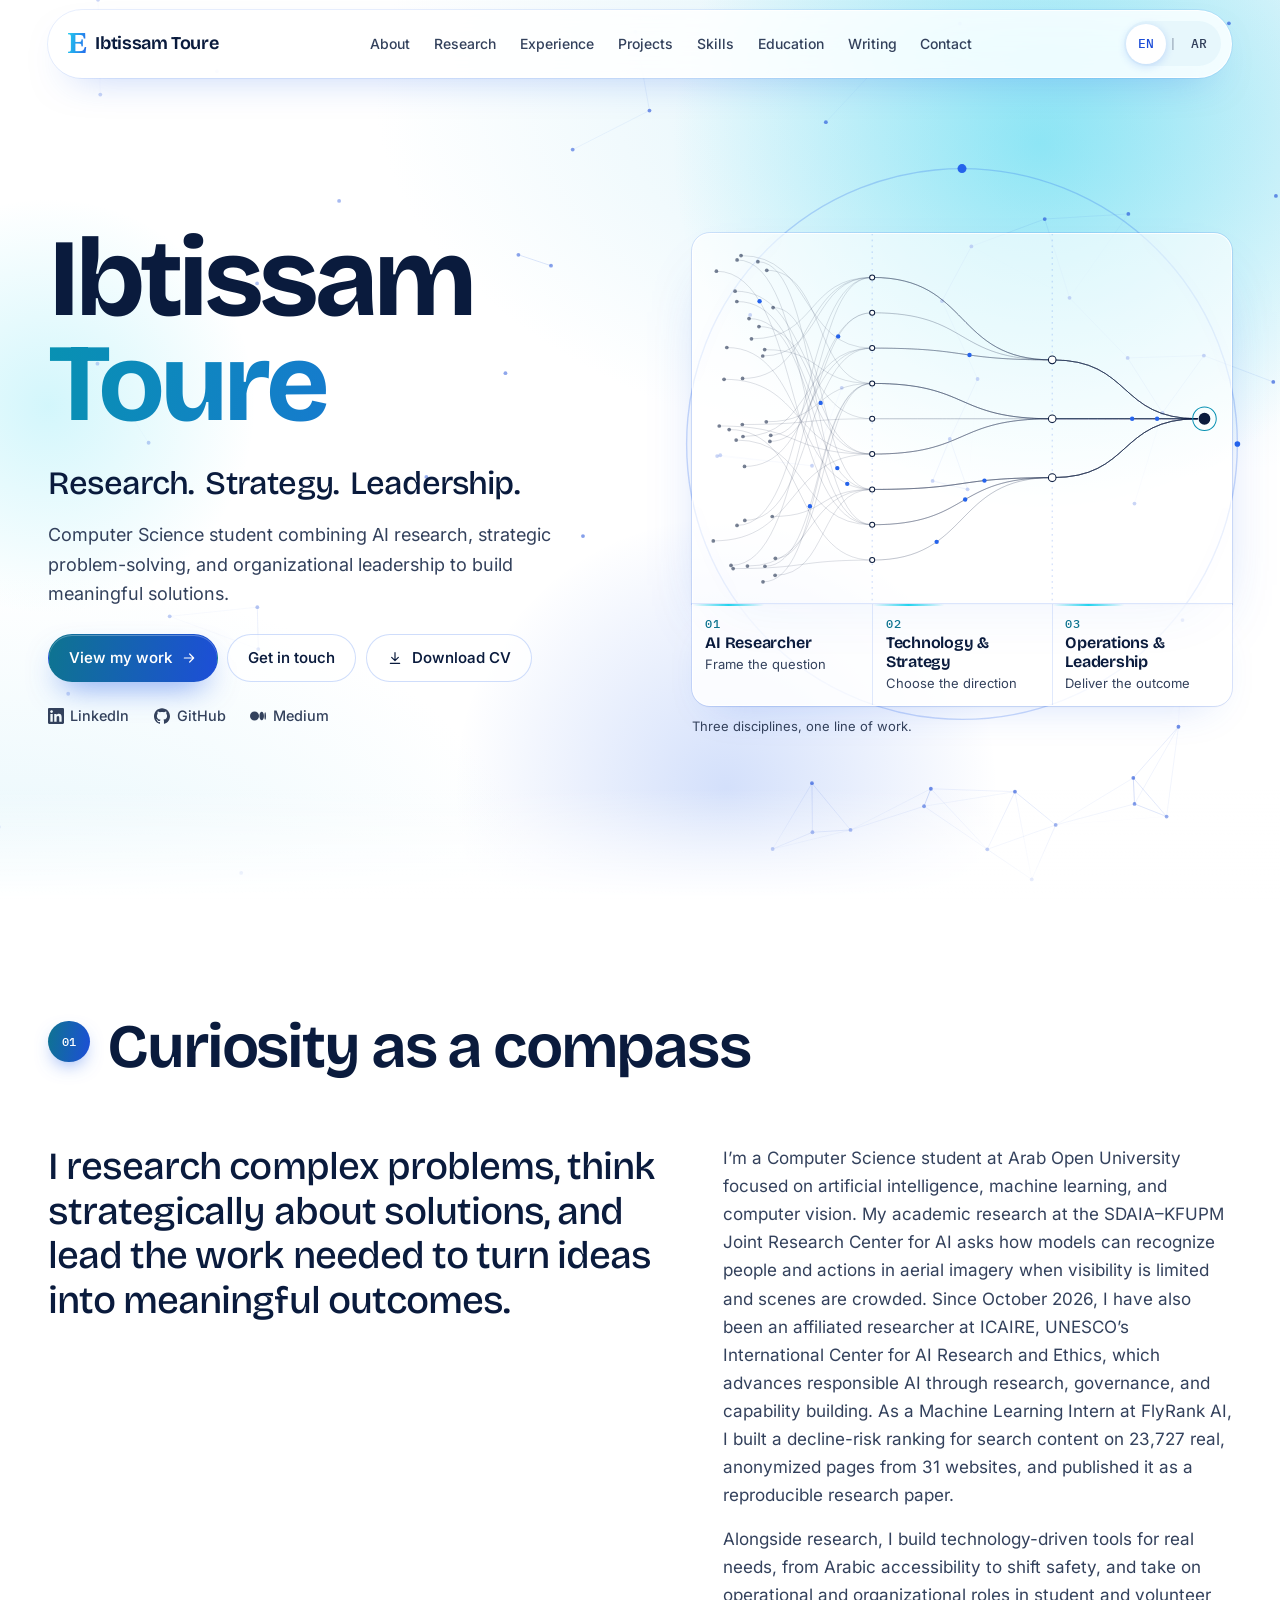
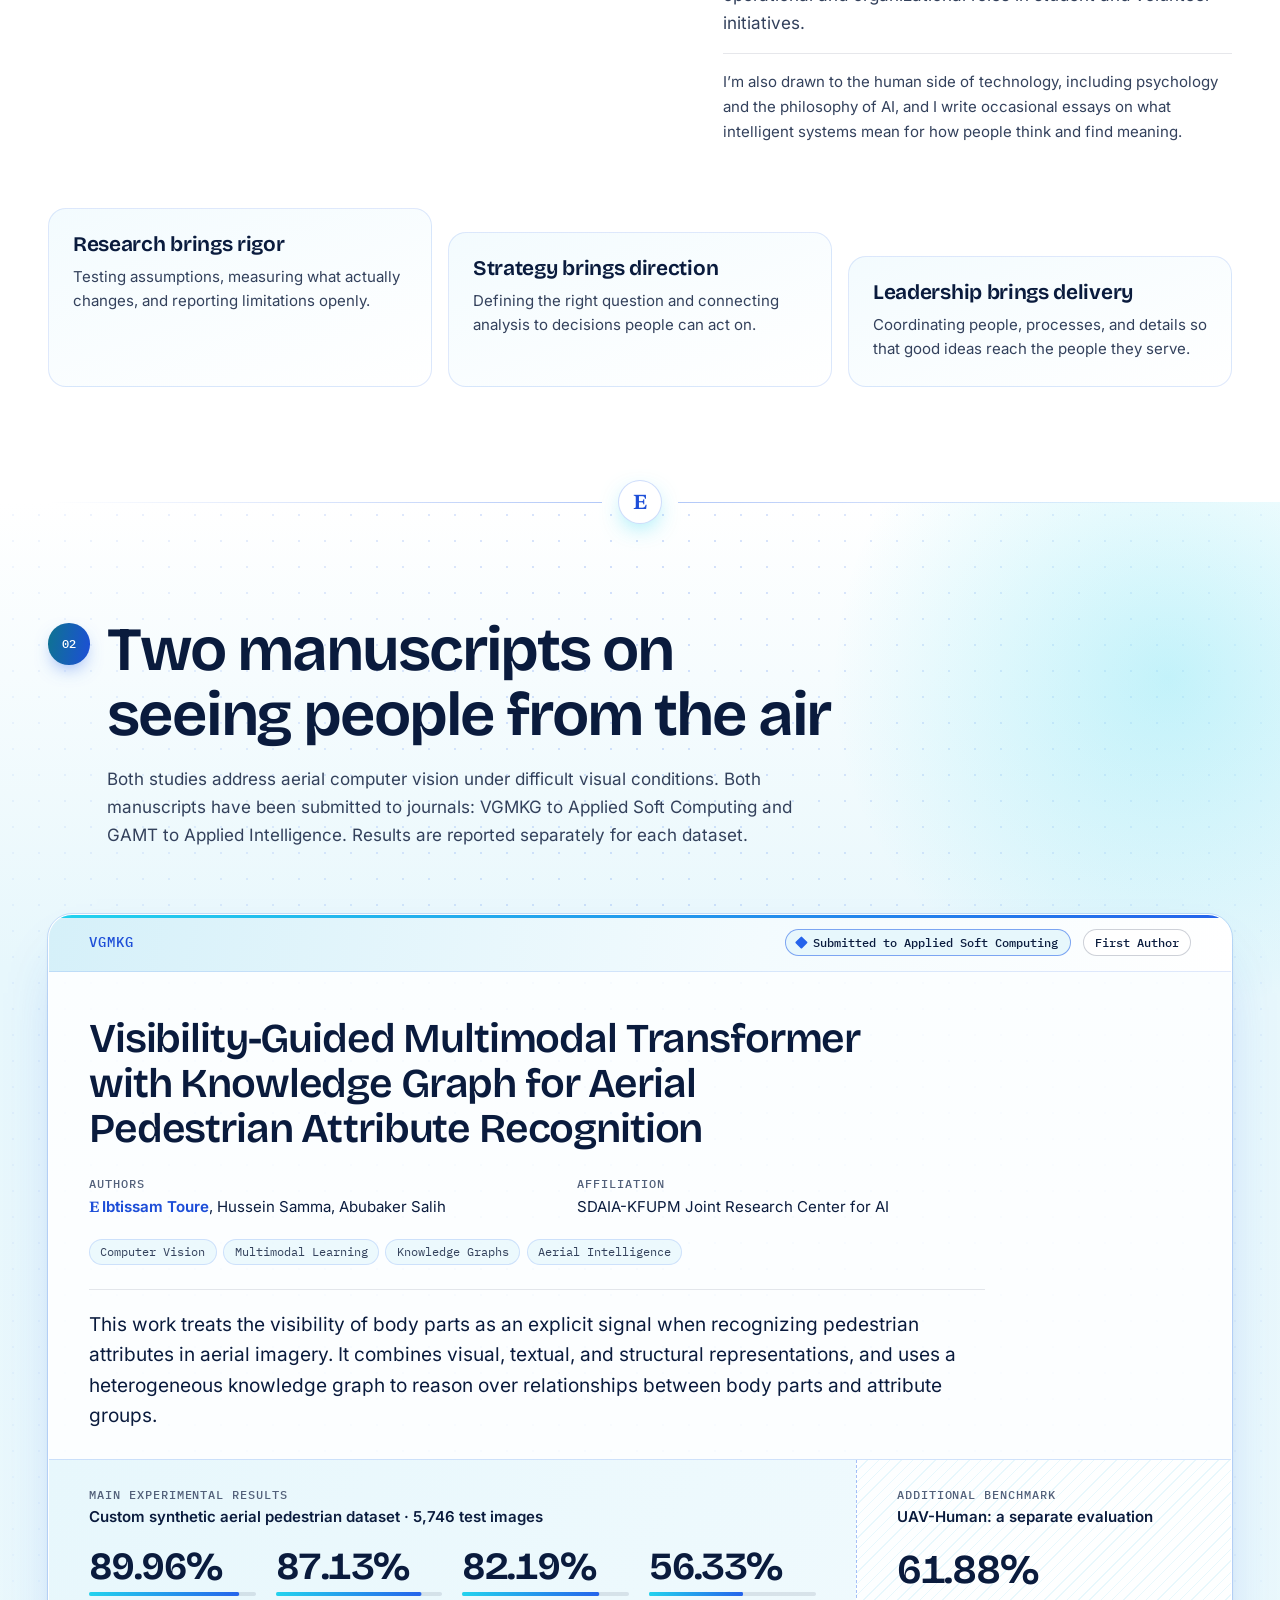
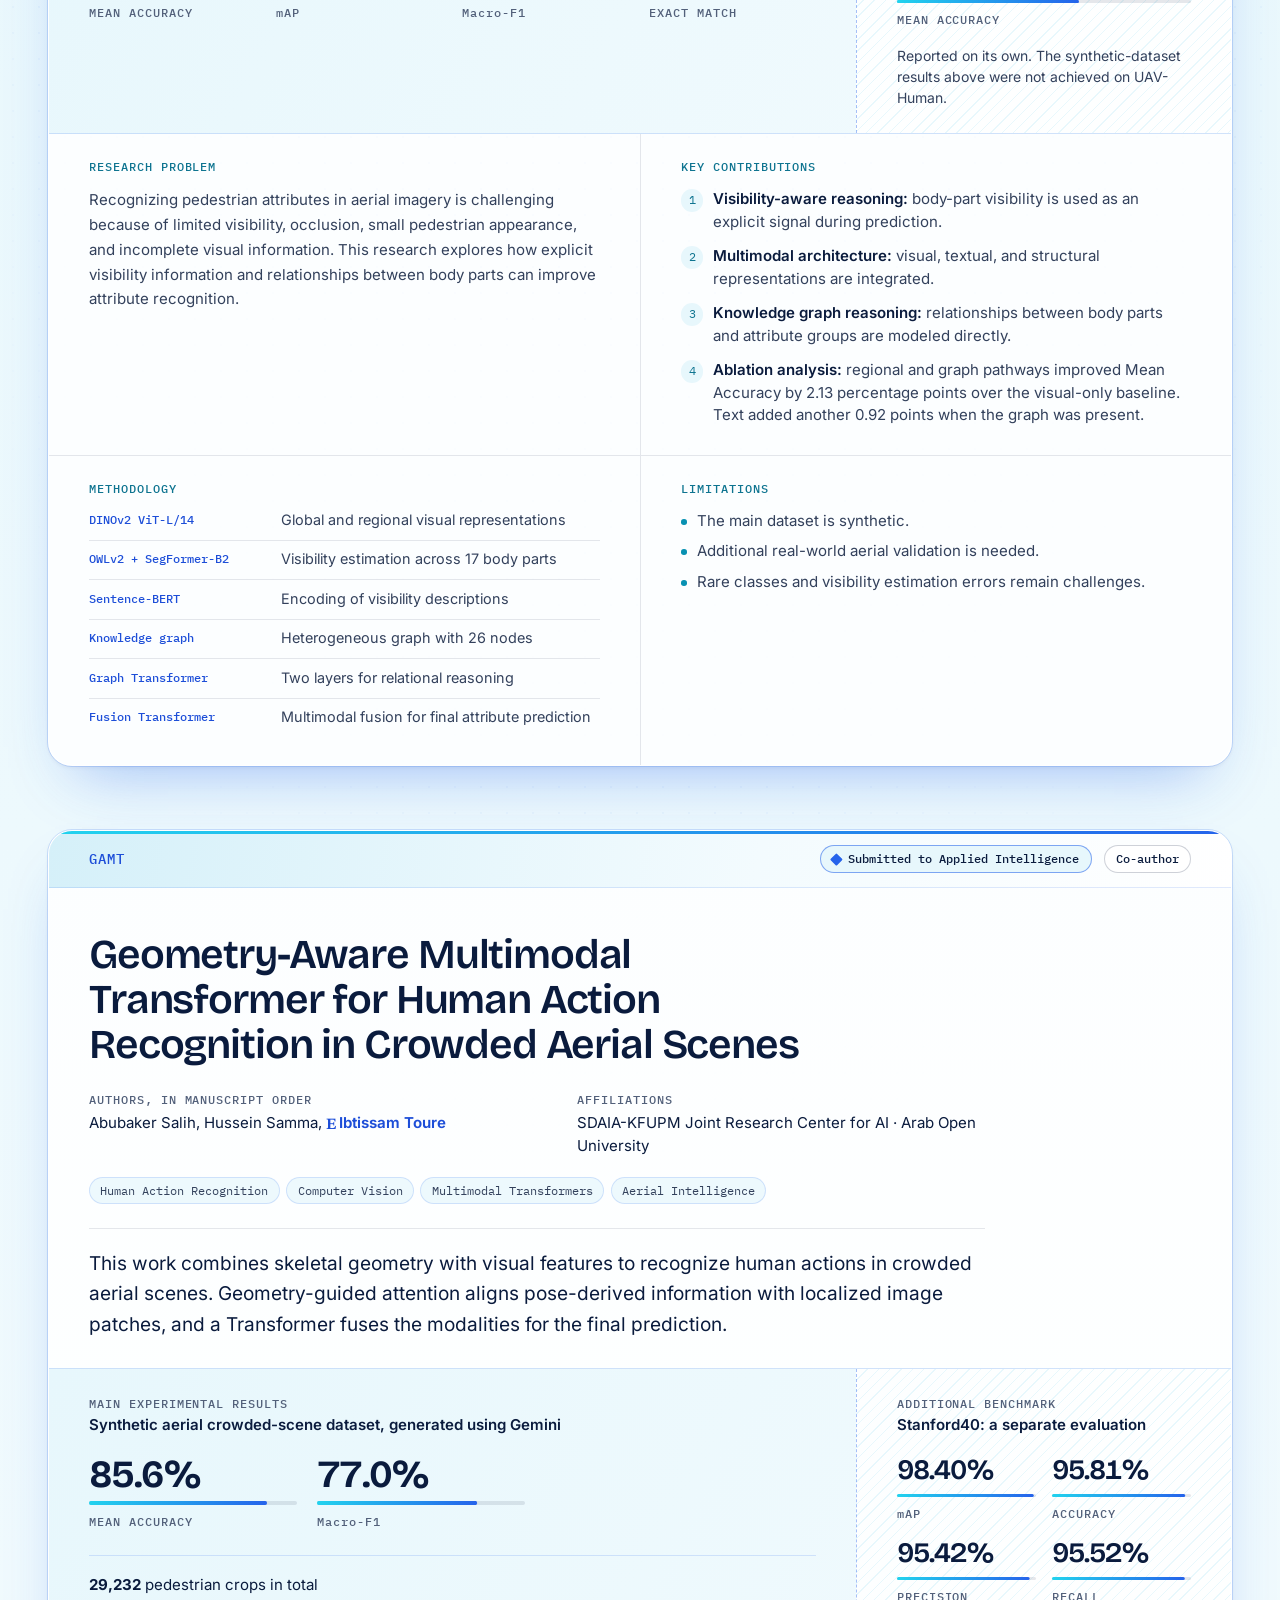
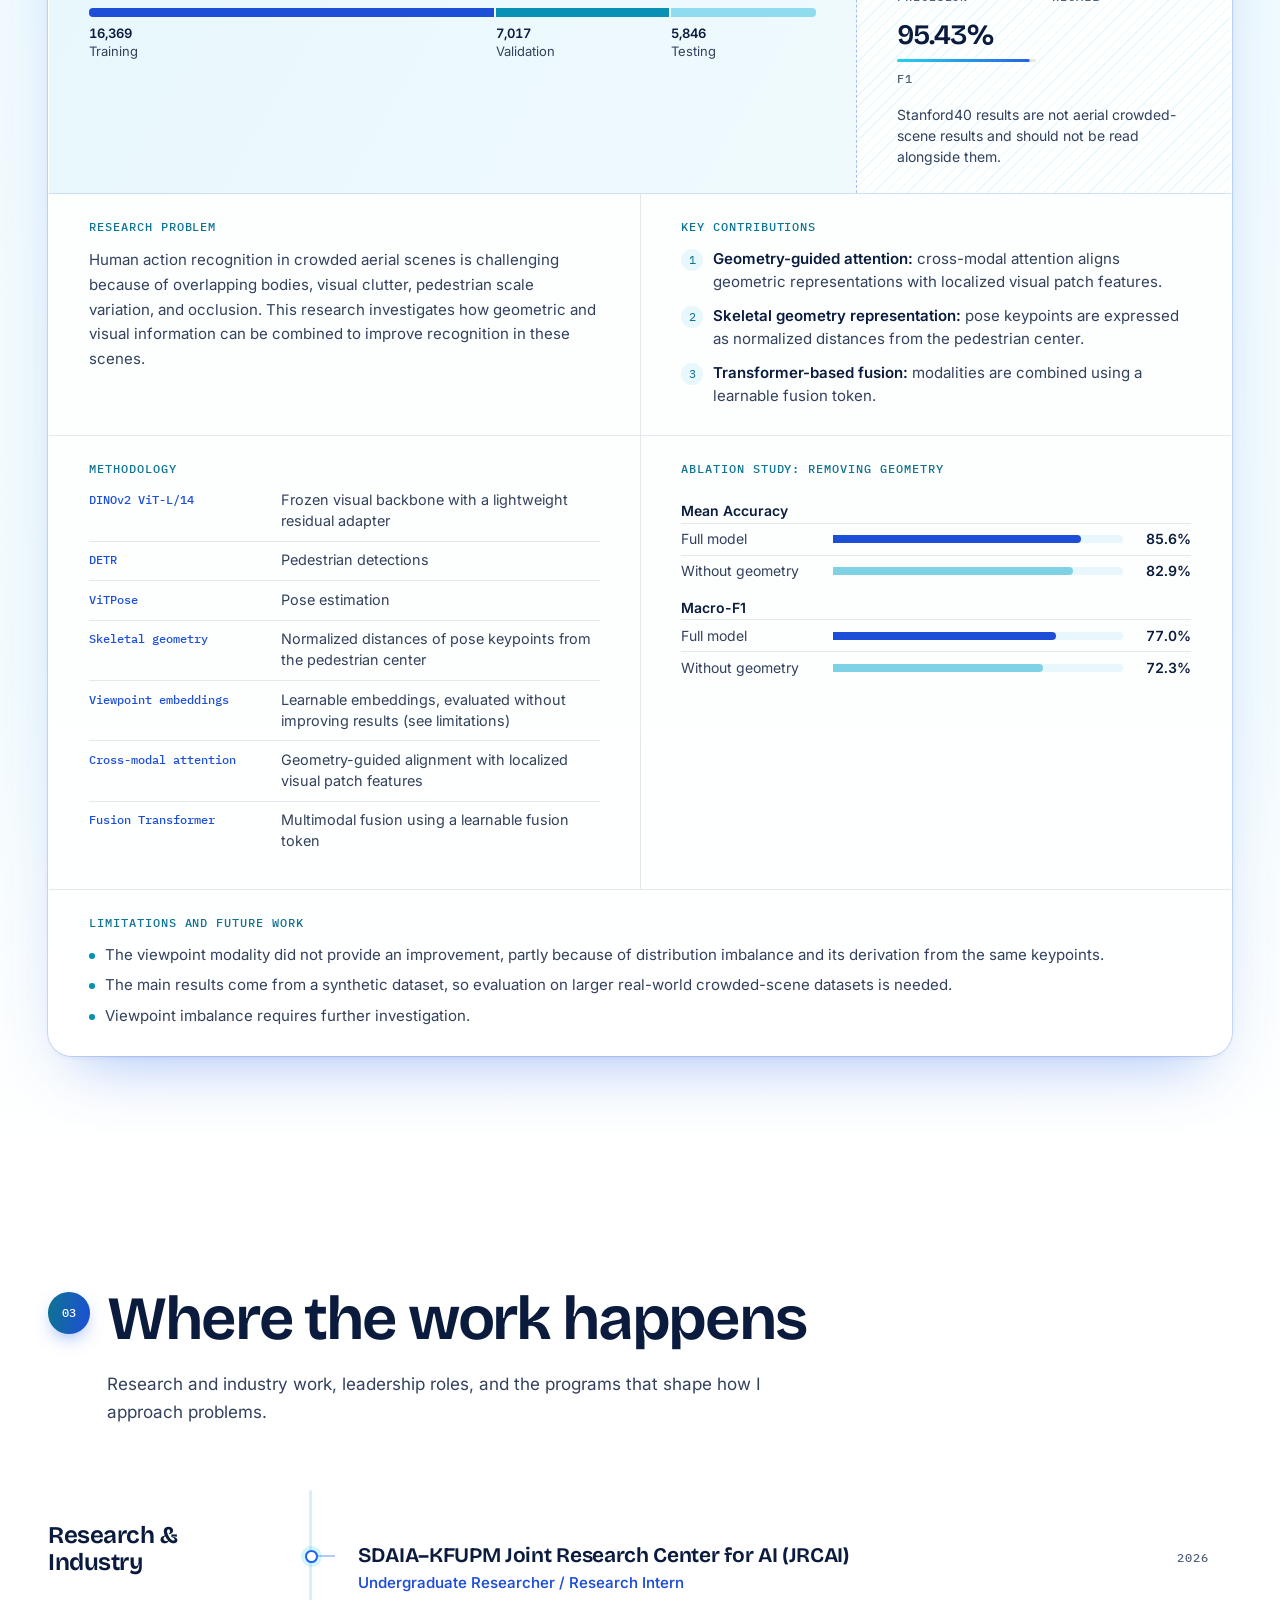
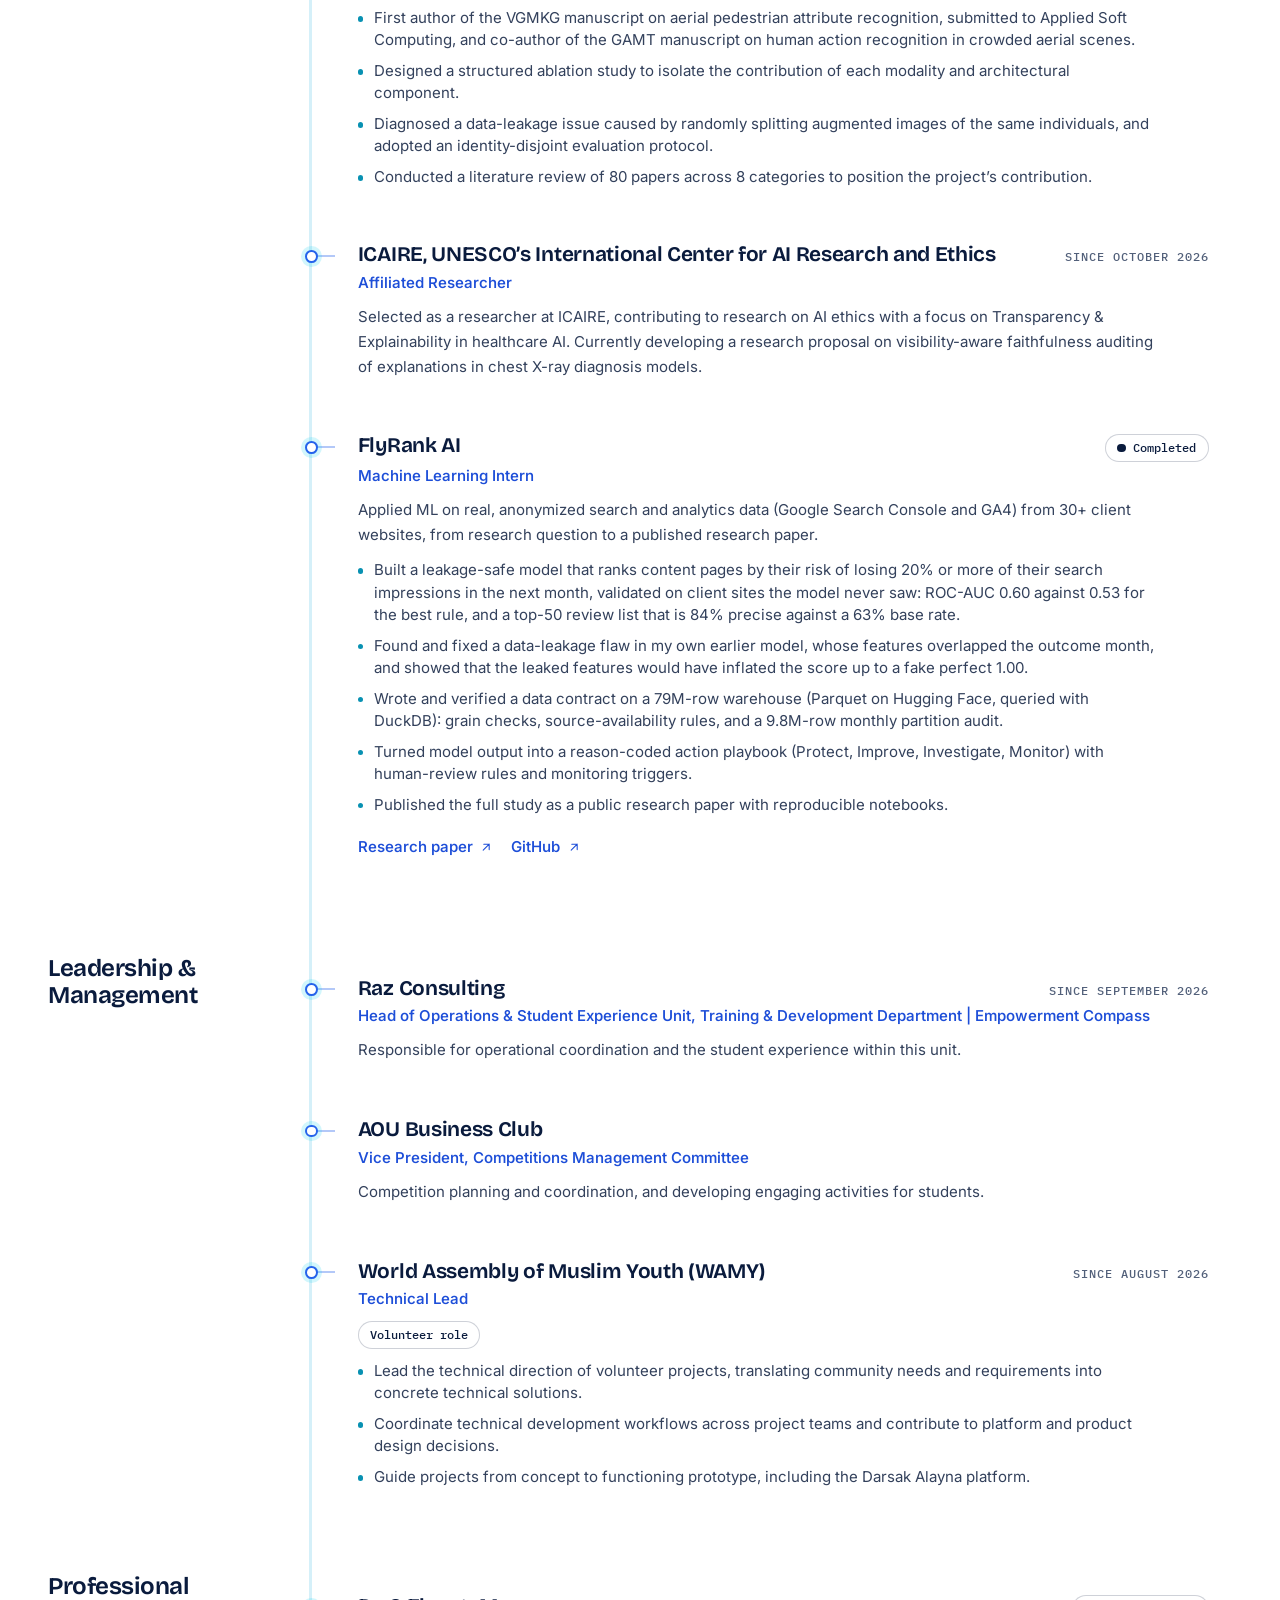
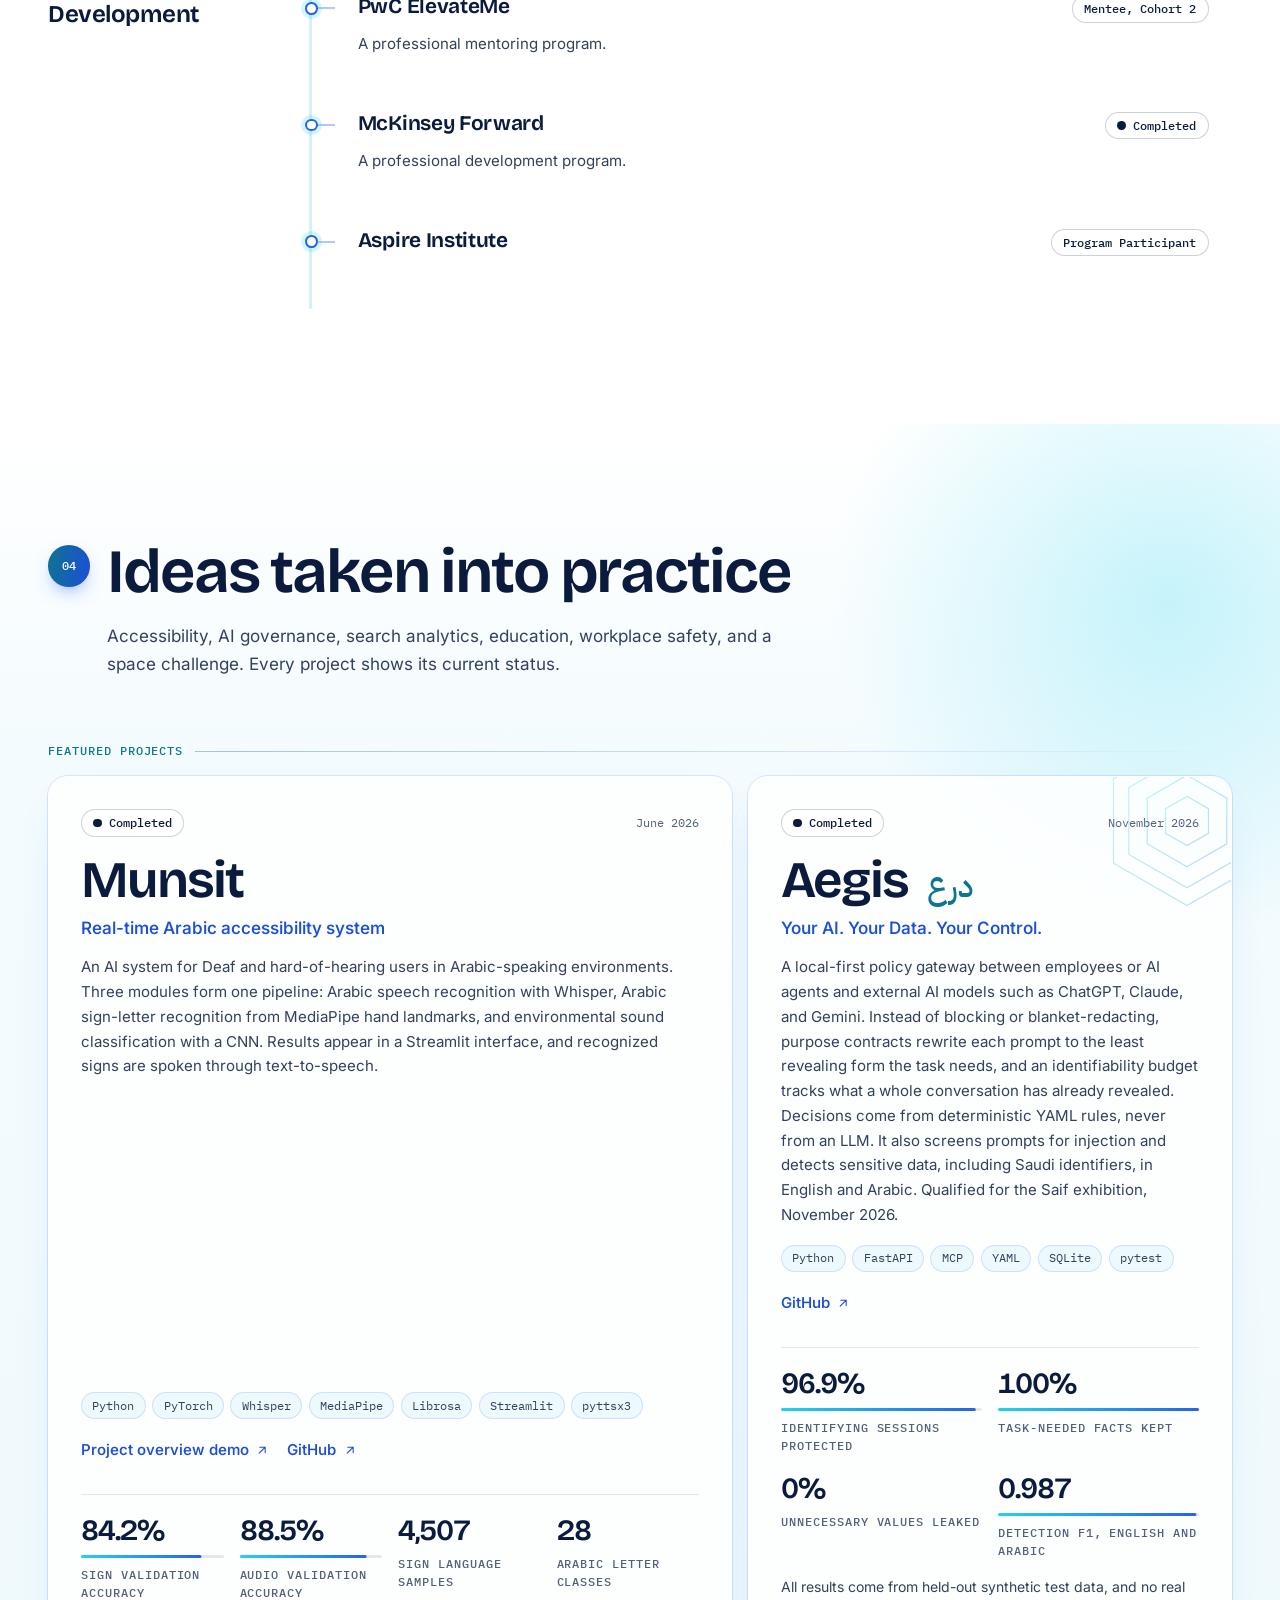
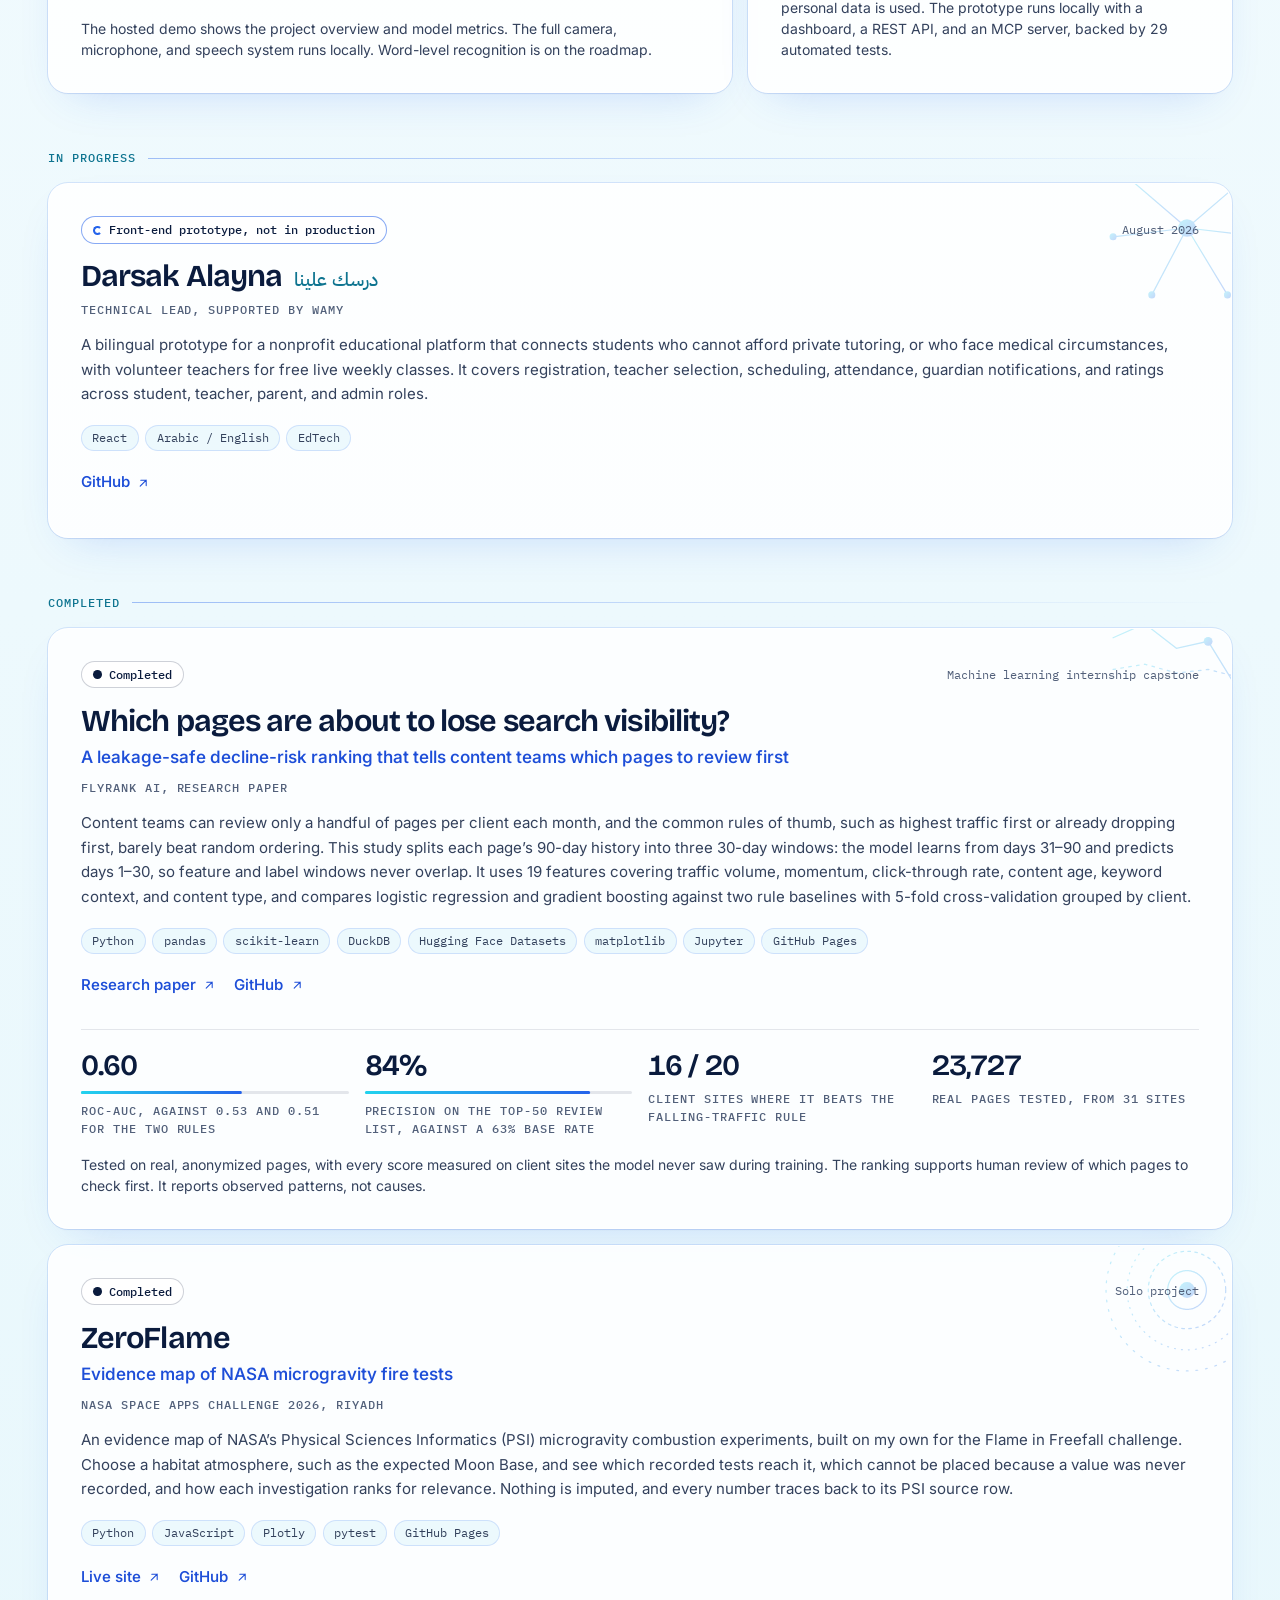
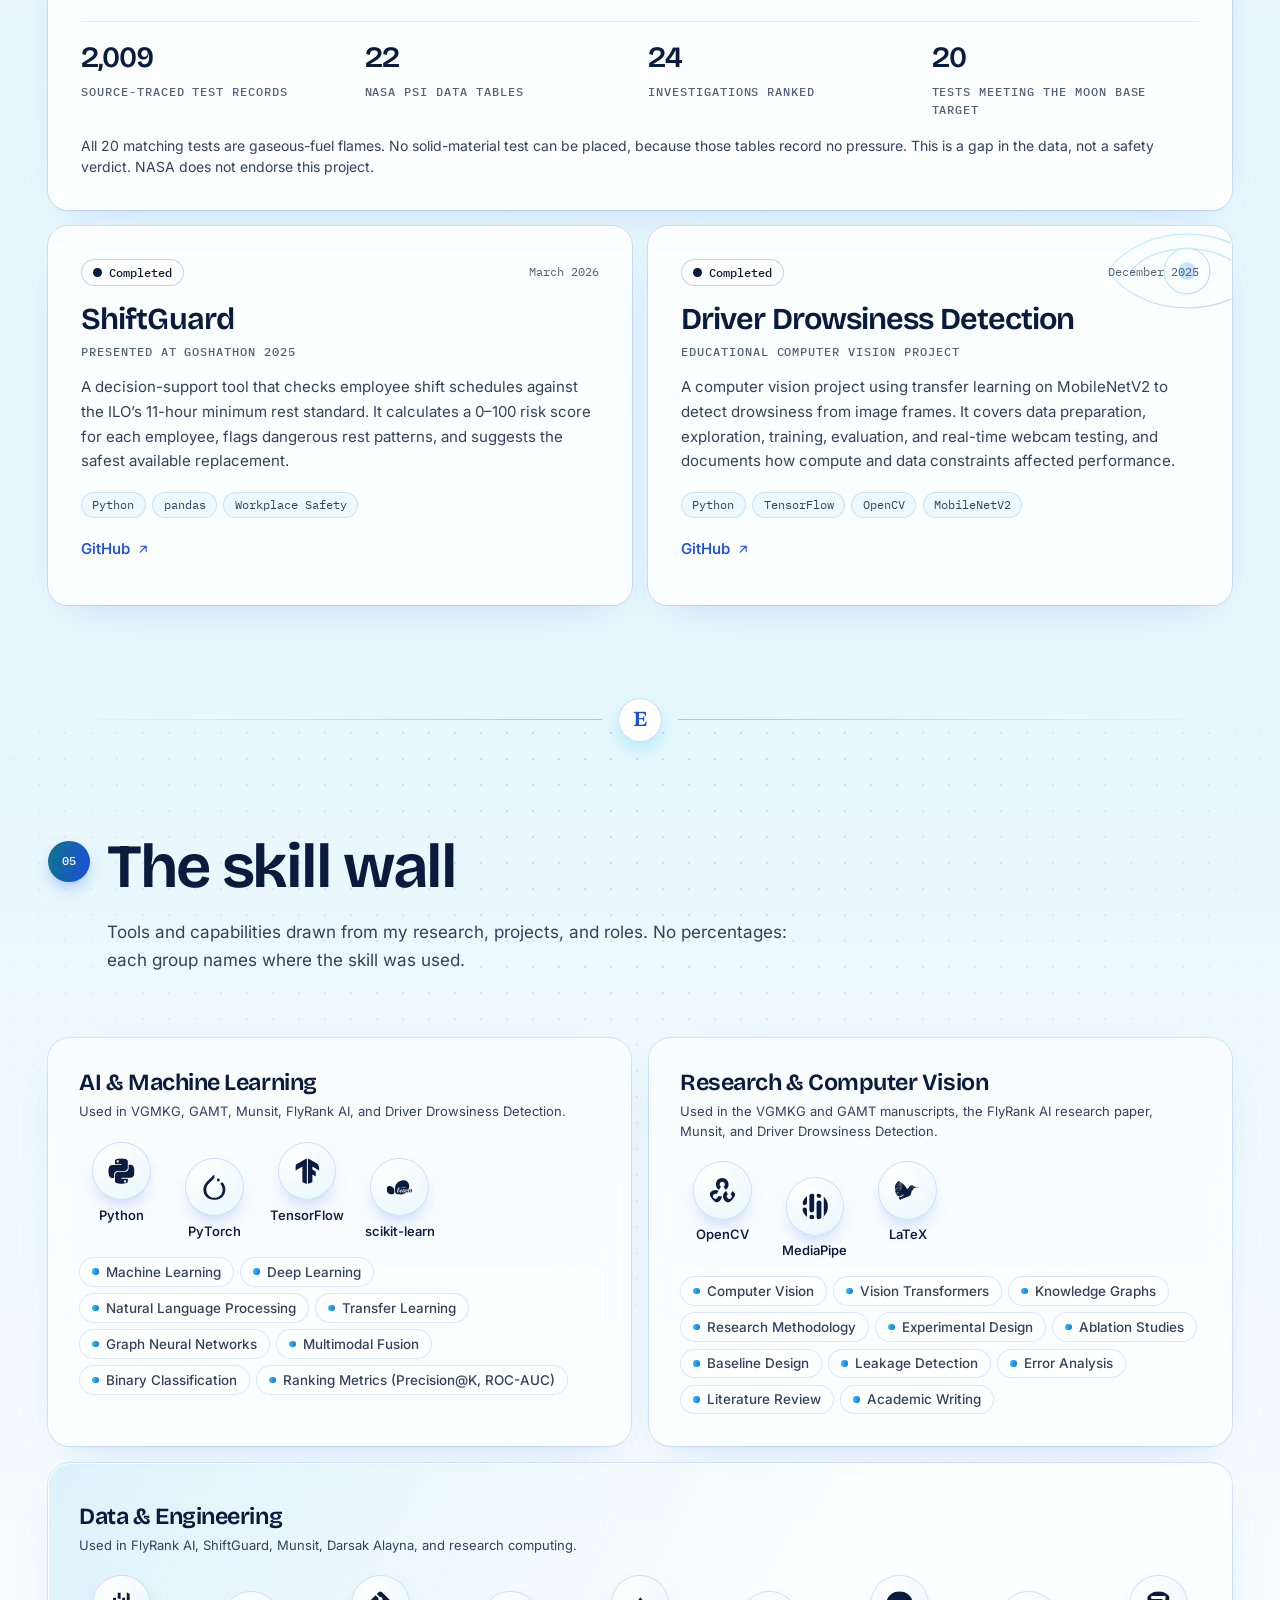
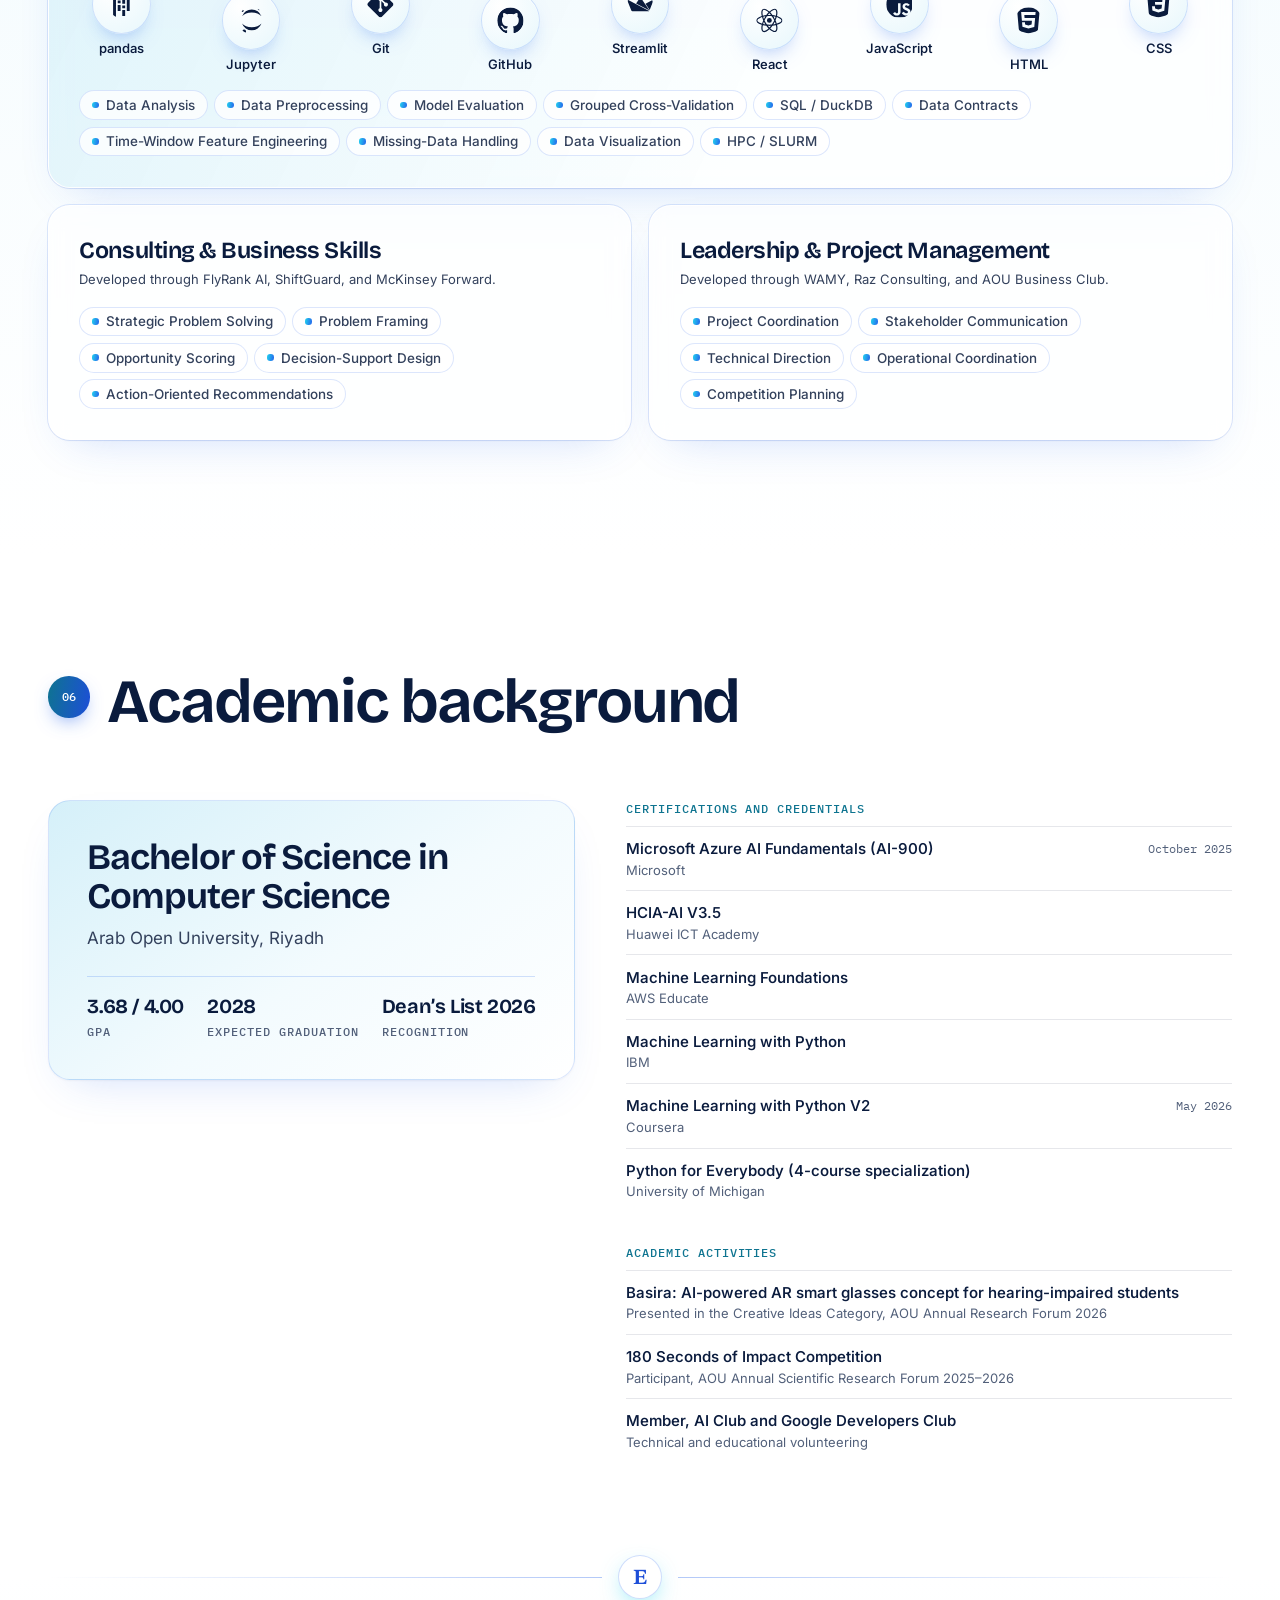
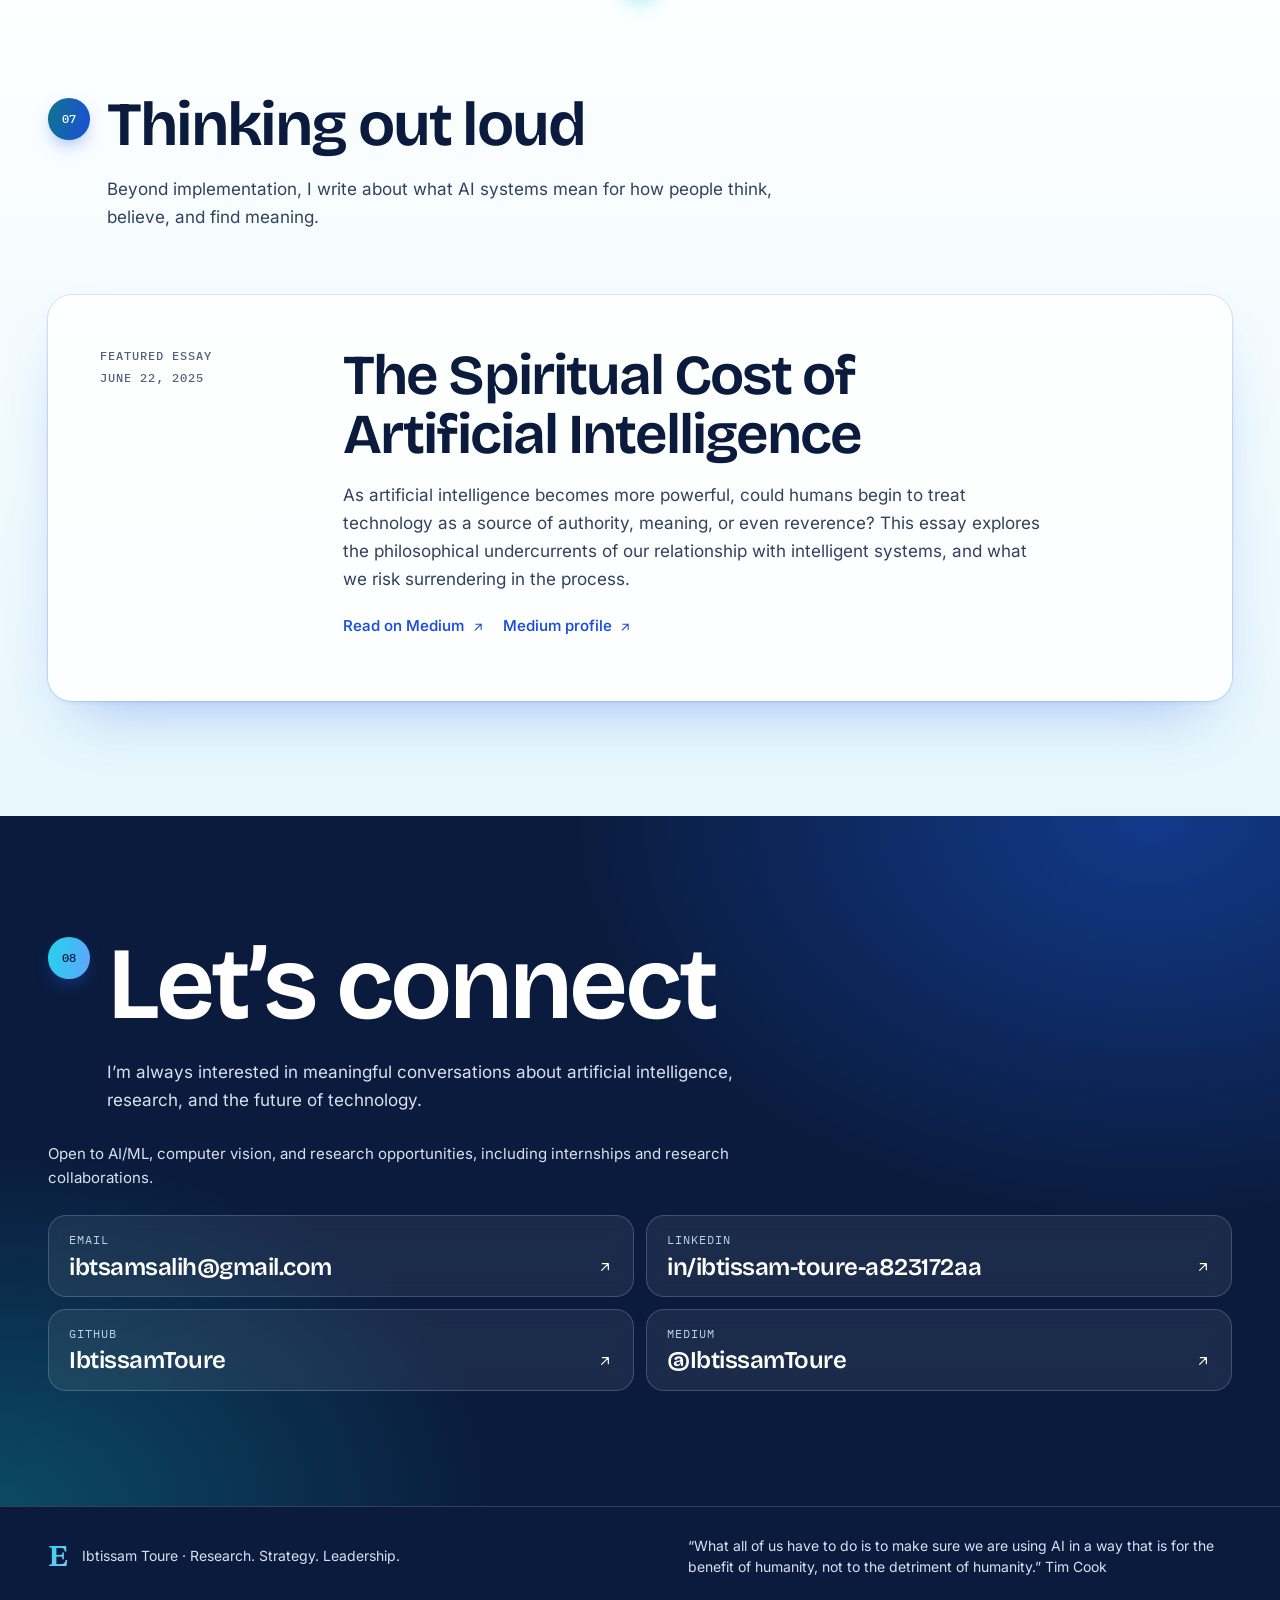
<file: index.html>
<!DOCTYPE html>
<html lang="en" dir="ltr">
<head>
  <meta charset="UTF-8">
  <meta name="viewport" content="width=device-width, initial-scale=1">
  <title>Ibtissam Toure | Research. Strategy. Leadership.</title>
  <meta name="description" content="Computer Science student combining AI research, strategic problem-solving, and organizational leadership to build meaningful solutions.">
  <meta name="author" content="Ibtissam Toure">
  <meta name="theme-color" content="#ffffff">
  <link rel="canonical" href="https://ibtissamtoure.github.io/portfolio/">
  <link rel="icon" href="assets/images/favicon.png" type="image/png">

  <meta property="og:type" content="profile">
  <meta property="og:title" content="Ibtissam Toure | Research. Strategy. Leadership.">
  <meta property="og:description" content="Computer Science student combining AI research, strategic problem-solving, and organizational leadership to build meaningful solutions.">
  <meta property="og:url" content="https://ibtissamtoure.github.io/portfolio/">
  <meta property="og:image" content="https://ibtissamtoure.github.io/portfolio/assets/images/og-image.png">
  <meta property="og:image:width" content="1200">
  <meta property="og:image:height" content="630">
  <meta property="og:image:alt" content="Ibtissam Toure: Research. Strategy. Leadership.">
  <meta property="og:locale" content="en_US">
  <meta property="og:locale:alternate" content="ar_SA">
  <meta name="twitter:card" content="summary_large_image">

  <script type="application/ld+json">
  {
    "@context": "https://schema.org",
    "@type": "Person",
    "name": "Ibtissam Toure",
    "url": "https://ibtissamtoure.github.io/portfolio/",
    "description": "Computer Science student combining AI research, strategic problem-solving, and organizational leadership.",
    "affiliation": { "@type": "CollegeOrUniversity", "name": "Arab Open University" },
    "sameAs": [
      "https://www.linkedin.com/in/ibtissam-toure-a823172aa/",
      "https://github.com/IbtissamToure",
      "https://medium.com/@IbtissamToure"
    ]
  }
  </script>

  <!-- Set language and direction before first paint to avoid a visible flip. -->
  <script>
    (function () {
      var r = document.documentElement;
      r.classList.add('js');
      try {
        if (localStorage.getItem('portfolio-lang') === 'ar') { r.lang = 'ar'; r.dir = 'rtl'; }
      } catch (e) {}
    })();
  </script>

  <link rel="preload" href="assets/fonts/inter-latin-var.woff2" as="font" type="font/woff2" crossorigin>
  <link rel="preload" href="assets/fonts/bricolage-latin-var.woff2" as="font" type="font/woff2" crossorigin>
  <link rel="preload" href="assets/fonts/e-mark.woff2" as="font" type="font/woff2" crossorigin>
  <link rel="stylesheet" href="assets/css/styles.css?v=20261116c">
</head>
<body>
  <svg xmlns="http://www.w3.org/2000/svg" width="0" height="0" style="position:absolute" aria-hidden="true" focusable="false">
  <linearGradient id="g-lab" x1="0" y1="0" x2="1" y2="1"><stop offset="0" stop-color="#22d3ee"/><stop offset="1" stop-color="#2563eb"/></linearGradient>
  <symbol id="i-css3" viewBox="0 0 24 24"><path d="M1.5 0h21l-1.91 21.563L11.977 24l-8.565-2.438L1.5 0zm17.09 4.413L5.41 4.41l.213 2.622 10.125.002-.255 2.716h-6.64l.24 2.573h6.182l-.366 3.523-2.91.804-2.956-.81-.188-2.11h-2.61l.29 3.855L12 19.288l5.373-1.53L18.59 4.414z"/></symbol>
  <symbol id="i-git" viewBox="0 0 24 24"><path d="M23.546 10.93L13.067.452c-.604-.603-1.582-.603-2.188 0L8.708 2.627l2.76 2.76c.645-.215 1.379-.07 1.889.441.516.515.658 1.258.438 1.9l2.658 2.66c.645-.223 1.387-.078 1.9.435.721.72.721 1.884 0 2.604-.719.719-1.881.719-2.6 0-.539-.541-.674-1.337-.404-1.996L12.86 8.955v6.525c.176.086.342.203.488.348.713.721.713 1.883 0 2.6-.719.721-1.889.721-2.609 0-.719-.719-.719-1.879 0-2.598.182-.18.387-.316.605-.406V8.835c-.217-.091-.424-.222-.6-.401-.545-.545-.676-1.342-.396-2.009L7.636 3.7.45 10.881c-.6.605-.6 1.584 0 2.189l10.48 10.477c.604.604 1.582.604 2.186 0l10.43-10.43c.605-.603.605-1.582 0-2.187"/></symbol>
  <symbol id="i-github" viewBox="0 0 24 24"><path d="M12 .297c-6.63 0-12 5.373-12 12 0 5.303 3.438 9.8 8.205 11.385.6.113.82-.258.82-.577 0-.285-.01-1.04-.015-2.04-3.338.724-4.042-1.61-4.042-1.61C4.422 18.07 3.633 17.7 3.633 17.7c-1.087-.744.084-.729.084-.729 1.205.084 1.838 1.236 1.838 1.236 1.07 1.835 2.809 1.305 3.495.998.108-.776.417-1.305.76-1.605-2.665-.3-5.466-1.332-5.466-5.93 0-1.31.465-2.38 1.235-3.22-.135-.303-.54-1.523.105-3.176 0 0 1.005-.322 3.3 1.23.96-.267 1.98-.399 3-.405 1.02.006 2.04.138 3 .405 2.28-1.552 3.285-1.23 3.285-1.23.645 1.653.24 2.873.12 3.176.765.84 1.23 1.91 1.23 3.22 0 4.61-2.805 5.625-5.475 5.92.42.36.81 1.096.81 2.22 0 1.606-.015 2.896-.015 3.286 0 .315.21.69.825.57C20.565 22.092 24 17.592 24 12.297c0-6.627-5.373-12-12-12"/></symbol>
  <symbol id="i-html5" viewBox="0 0 24 24"><path d="M1.5 0h21l-1.91 21.563L11.977 24l-8.564-2.438L1.5 0zm7.031 9.75l-.232-2.718 10.059.003.23-2.622L5.412 4.41l.698 8.01h9.126l-.326 3.426-2.91.804-2.955-.81-.188-2.11H6.248l.33 4.171L12 19.351l5.379-1.443.744-8.157H8.531z"/></symbol>
  <symbol id="i-javascript" viewBox="0 0 24 24"><path d="M0 0h24v24H0V0zm22.034 18.276c-.175-1.095-.888-2.015-3.003-2.873-.736-.345-1.554-.585-1.797-1.14-.091-.33-.105-.51-.046-.705.15-.646.915-.84 1.515-.66.39.12.75.42.976.9 1.034-.676 1.034-.676 1.755-1.125-.27-.42-.404-.601-.586-.78-.63-.705-1.469-1.065-2.834-1.034l-.705.089c-.676.165-1.32.525-1.71 1.005-1.14 1.291-.811 3.541.569 4.471 1.365 1.02 3.361 1.244 3.616 2.205.24 1.17-.87 1.545-1.966 1.41-.811-.18-1.26-.586-1.755-1.336l-1.83 1.051c.21.48.45.689.81 1.109 1.74 1.756 6.09 1.666 6.871-1.004.029-.09.24-.705.074-1.65l.046.067zm-8.983-7.245h-2.248c0 1.938-.009 3.864-.009 5.805 0 1.232.063 2.363-.138 2.711-.33.689-1.18.601-1.566.48-.396-.196-.597-.466-.83-.855-.063-.105-.11-.196-.127-.196l-1.825 1.125c.305.63.75 1.172 1.324 1.517.855.51 2.004.675 3.207.405.783-.226 1.458-.691 1.811-1.411.51-.93.402-2.07.397-3.346.012-2.054 0-4.109 0-6.179l.004-.056z"/></symbol>
  <symbol id="i-jupyter" viewBox="0 0 24 24"><path d="M7.157 22.201A1.784 1.799 0 0 1 5.374 24a1.784 1.799 0 0 1-1.784-1.799 1.784 1.799 0 0 1 1.784-1.799 1.784 1.799 0 0 1 1.783 1.799zM20.582 1.427a1.415 1.427 0 0 1-1.415 1.428 1.415 1.427 0 0 1-1.416-1.428A1.415 1.427 0 0 1 19.167 0a1.415 1.427 0 0 1 1.415 1.427zM4.992 3.336A1.047 1.056 0 0 1 3.946 4.39a1.047 1.056 0 0 1-1.047-1.055A1.047 1.056 0 0 1 3.946 2.28a1.047 1.056 0 0 1 1.046 1.056zm7.336 1.517c3.769 0 7.06 1.38 8.768 3.424a9.363 9.363 0 0 0-3.393-4.547 9.238 9.238 0 0 0-5.377-1.728A9.238 9.238 0 0 0 6.95 3.73a9.363 9.363 0 0 0-3.394 4.547c1.713-2.04 5.004-3.424 8.772-3.424zm.001 13.295c-3.768 0-7.06-1.381-8.768-3.425a9.363 9.363 0 0 0 3.394 4.547A9.238 9.238 0 0 0 12.33 21a9.238 9.238 0 0 0 5.377-1.729 9.363 9.363 0 0 0 3.393-4.547c-1.712 2.044-5.003 3.425-8.772 3.425Z"/></symbol>
  <symbol id="i-latex" viewBox="0 0 24 24"><path d="M2.176 2.814c.233.42.476.78.73 1.09.247-.013 1.132.456 1.312.523.508.282 1.063.63 1.567.966.505.337.96.662 1.272.9.156.12.278.218.352.286a.483.483 0 01.078.082.08.08 0 01.01.021.06.06 0 01-.004.047.057.057 0 01-.04.03.077.077 0 01-.028 0c-.057 0-.203-.163-.497-.415a23.474 23.474 0 00-2.759-1.827c-.504-.28-.956-.542-1.264-.613a2.322 2.322 0 00-.36-.025 2.706 2.706 0 00-.788.133c.494.414.91.716 1.28.949-.57-.182-1.182-.21-1.902.133.526.329.967.567 1.354.745 1.103.156 2.258.696 3.224 1.309.483.307.904.615 1.219.867.157.125.29.237.39.328.098.091.174.154.197.21.03.073-.019.104-.084.058-.032-.022-.088-.102-.184-.191a7.35 7.35 0 00-.384-.327c-.312-.25-.729-.552-1.209-.857-.893-.562-2.232-1.013-3.173-1.397-.602-.11-1.225-.06-1.906.39.449.2.837.349 1.182.463.812 0 1.892.365 2.935.922 1.042.556 2.04 1.214 2.523 1.774.066.077-.016.126-.074.07-.52-.495-1.463-1.204-2.498-1.756-.639-.337-2.153-1.01-2.886-1.01l.004.002c-.567.02-1.13.195-1.679.716.477.118.885.196 1.244.249-.44.088-.87.3-1.289.722.324.07.616.122.882.162-.328.159-.639.404-.923.78.373.03.703.042 1 .044-.36.166-.696.43-.996.85.533.027.98.025 1.364.003-.422.172-.812.464-1.145.968.662.01 1.188-.022 1.628-.076l-.006.002c.99-.073 2.297.127 2.962.847.052.057-.024.118-.072.074-.648-.58-1.493-.827-2.89-.921h-.002c-.543.149-1.046.446-1.46 1.074.536.008.982-.013 1.366-.05-.469.257-.873.644-1.139 1.306.483-.092.888-.19 1.237-.292-.363.265-.668.636-.873 1.194.324-.072.612-.146.871-.221a2.519 2.519 0 00-.513 1.095c.352-.13.655-.254.926-.377-.257.3-.453.681-.55 1.19.495-.199.899-.388 1.238-.568-.31.333-.543.76-.635 1.356a11.816 11.816 0 001.442-.744c-.433.362-.764.843-.879 1.587.788-.348 1.339-.663 1.767-.955-.184.372-.282.806-.235 1.348.762-.584 1.243-1.056 1.602-1.473-.024.269-.003.56.077.884.546-.939 1.089-1.212 1.65-1.526-.895.451-.762.79-.762 1.184.683-.72 1.635-1.482 1.927-1.96-.39.585-.547 1.14-.65 1.63-1.993 1.054-3.207 1.329-4.568 1.75.528.194 1.093.383.859.652l-.624.622c.399-.124.805-.3 1.158-.059-.035.327-.447.492-.8.683.621-.224.756-.172.92-.12.081.393-.203.603-.388.862 1.565-1.19 3.606-2.13 5.044-2.522 2.022-.681 4.63-1.389 5.339-3.115l.712-2.847-.004.004c-.111-.034-.246-.063-.35-.133a.651.651 0 01-.235-.297c-.252.065-.44.03-.56-.088-.117-.117-.167-.296-.203-.491-.203.041-.362.016-.467-.077-.116-.101-.17-.26-.198-.444l-.008-.039.037-.015a.842.842 0 00.302-.194.257.257 0 00.07-.225l-.006-.037.03-.016c.163-.093.345-.169.428-.28a.274.274 0 00.053-.21.88.88 0 00-.155-.357l-.027-.04.04-.027c.118-.09.244-.179.308-.26.032-.04.048-.076.047-.11 0-.033-.015-.07-.064-.117l-.098-.094.135.006c.213.01.395-.007.538-.053a.504.504 0 00.274-.197c-.007-.033-.02-.063-.02-.098a.484.484 0 01.967 0c0 .044-.015.084-.026.125.177.014.347.01.507-.06l.002.001.035-.013c.236-.085.334.045.72-.456-1.69-2.19-4.157-.635-4.977 1.622-.21.576-1.405.578-1.751 0-1.37-2.95-5.53-6.068-9.07-7.218zm.86 2.145c.906.293 1.913.782 2.77 1.328.43.273.813.543 1.114.779.301.236.566.473.62.575.054.102 0 .14-.082.06-.081-.078-.303-.32-.6-.553-.298-.234-.68-.505-1.106-.777-.775-.49-1.982-.958-2.716-1.412zm-1.7 2.7c1.116.014 2.35.447 3.434.997.541.275 1.023.567 1.395.83.372.263.672.524.734.657.061.134-.02.13-.087.055a4.401 4.401 0 00-.704-.626 11.47 11.47 0 00-1.385-.826C3.76 8.264 2.439 7.82 1.336 7.66zm14.916.772a.381.381 0 100 .762.381.381 0 000-.762zM1.7 8.478c.822.072 1.72.368 2.534.75 1.086.509 2.035 1.158 2.434 1.667.035.045-.014.131-.08.062-.428-.44-1.322-1.131-2.397-1.635-.913-.421-2.282-.87-3.262-.78.251-.03.497-.088.771-.064zm16.339.01c-.366.475-.53.423-.703.464.094.43.35.586.585.77l-.06.012c2.315-.447 4.186-.286 6.139-.236l-5.961-1.01zm-.178 1.246h-.002l-.004.016.006-.016zm-.625-.757c-.183.074-.373.076-.563.059a.477.477 0 01-.42.26.483.483 0 01-.435-.278.609.609 0 01-.274.188c-.139.045-.308.057-.493.055.02.035.054.068.055.104a.273.273 0 01-.069.174c-.073.092-.189.17-.295.248.087.141.137.26.149.362a.39.39 0 01-.07.284c-.106.14-.288.21-.439.293a.374.374 0 01-.09.268.89.89 0 01-.297.198c.027.156.074.283.154.354.086.076.211.103.425.047l.055-.014.01.055c.033.207.088.385.187.483.1.099.244.135.503.055l.049-.015.016.048c.05.142.12.223.209.282.087.06.247.112.358.147.798-.869 1.525-1.772 1.884-2.86-.225-.177-.506-.338-.609-.797zm-16.23.386c1.165-.08 2.283.196 3.202.626.92.43 1.658.939 1.974 1.307.075.087-.019.12-.072.072a8.187 8.187 0 00-1.947-1.29c-.904-.414-2.193-.644-3.157-.715zm.864.802c.61.02 1.24.155 1.806.352.756.262 1.421.614 1.747.98.045.05-.007.127-.074.069-.349-.304-.961-.693-1.706-.951-.574-.195-1.613-.369-2.268-.397.197-.022.292-.06.495-.053zm1.05 1.788c.423.034.886.133 1.341.407.043.026.049.136-.049.09-.856-.402-1.326-.49-2.457-.31.386-.128.74-.221 1.164-.187zm-.04.788c.4-.035.784-.002 1.297.204.044.018.08.126-.033.094-.857-.243-1.167-.328-2.287.104.28-.229.622-.366 1.023-.402zm1.285.687c.317-.023.635-.026.934.006.052.006.055.105-.006.102a7.87 7.87 0 00-1.837.115c-.243.046-.423.043-1.405.458.287-.233.794-.452 1.385-.56a8.91 8.91 0 01.93-.12zm1.28.49c.099.003.062.104.006.103-.728-.01-1.304.132-1.875.295a9.78 9.78 0 00-1.318.525c.283-.23.713-.457 1.291-.622.579-.166 1.248-.326 1.896-.302zm.528.398c.036-.005.105.084.018.1-.73.137-1.244.267-1.794.454-.216.074-.58.207-1.243.587.26-.269.656-.492 1.213-.68.558-.19 1.196-.37 1.806-.46zm.311.507c.075-.012.097.087.02.102-1.217.241-1.76.556-2.54 1.144.504-.523 1.297-1.051 2.52-1.246zm.595.448c.087-.013.11.087.021.1-.872.13-1.477.553-2.255 1.33.295-.493 1.004-1.24 2.234-1.43zm.372.39c.046-.006.114.073.023.1a2.634 2.634 0 00-.669.3c-.182.118-.3.2-.597.507.111-.245.296-.434.542-.59.247-.157.509-.293.7-.317z"/></symbol>
  <symbol id="i-linkedin" viewBox="0 0 24 24"><path d="M20.447 20.452h-3.554v-5.569c0-1.328-.027-3.037-1.852-3.037-1.853 0-2.136 1.445-2.136 2.939v5.667H9.351V9h3.414v1.561h.046c.477-.9 1.637-1.85 3.37-1.85 3.601 0 4.267 2.37 4.267 5.455v6.286zM5.337 7.433c-1.144 0-2.063-.926-2.063-2.065 0-1.138.92-2.063 2.063-2.063 1.14 0 2.064.925 2.064 2.063 0 1.139-.925 2.065-2.064 2.065zm1.782 13.019H3.555V9h3.564v11.452zM22.225 0H1.771C.792 0 0 .774 0 1.729v20.542C0 23.227.792 24 1.771 24h20.451C23.2 24 24 23.227 24 22.271V1.729C24 .774 23.2 0 22.222 0h.003z"/></symbol>
  <symbol id="i-mediapipe" viewBox="0 0 24 24"><path d="M2.182 0C1 0 .037.94.002 2.114L0 2.182v6.545a2.182 2.182 0 0 0 4.364 0V2.182A2.182 2.182 0 0 0 2.182 0Zm6.545 0c-1.182 0-2.145.94-2.18 2.114l-.002.068v13.09a2.182 2.182 0 0 0 4.364 0V2.183A2.182 2.182 0 0 0 8.727 0Zm6.546 0a2.182 2.182 0 0 0-2.182 2.182 2.182 2.182 0 0 0 2.182 2.182 2.182 2.182 0 0 0 2.182-2.182A2.182 2.182 0 0 0 15.273 0Zm6.545 0c-1.182 0-2.145.94-2.18 2.114l-.002.068v19.636a2.182 2.182 0 0 0 4.364 0V2.182A2.182 2.182 0 0 0 21.818 0Zm-6.545 6.545c-1.183 0-2.145.94-2.181 2.114l-.001.068v13.091a2.182 2.182 0 0 0 4.364 0V8.728a2.182 2.182 0 0 0-2.182-2.183zM2.182 13.091c-1.182 0-2.145.94-2.18 2.114L0 15.273v6.545a2.182 2.182 0 0 0 4.364 0v-6.545a2.182 2.182 0 0 0-2.182-2.182zm6.545 6.545a2.182 2.182 0 0 0-2.182 2.182A2.182 2.182 0 0 0 8.727 24a2.182 2.182 0 0 0 2.182-2.182 2.182 2.182 0 0 0-2.182-2.182Z"/></symbol>
  <symbol id="i-medium" viewBox="0 0 24 24"><path d="M13.54 12a6.8 6.8 0 0 1-6.77 6.82A6.8 6.8 0 0 1 0 12a6.8 6.8 0 0 1 6.77-6.82A6.8 6.8 0 0 1 13.54 12zm7.42 0c0 3.54-1.51 6.42-3.38 6.42-1.87 0-3.39-2.88-3.39-6.42s1.52-6.42 3.39-6.42 3.38 2.88 3.38 6.42M24 12c0 3.17-.53 5.75-1.19 5.75-.66 0-1.19-2.58-1.19-5.75s.53-5.75 1.19-5.75C23.47 6.25 24 8.83 24 12z"/></symbol>
  <symbol id="i-opencv" viewBox="0 0 24 24"><path d="M11.8992.8525C8.735.8525 6.17 3.4175 6.17 6.5817c0 2.102 1.1321 3.9398 2.8198 4.9366l1.6412-2.7849c.0411-.0699.0176-.1593-.0495-.2048-.6233-.4227-1.0328-1.137-1.0328-1.947 0-1.298 1.0524-2.3504 2.3505-2.3504 1.2981 0 2.3505 1.0524 2.3505 2.3505 0 .8098-.4095 1.5242-1.0328 1.947-.0671.0454-.0907.1348-.0495.2047l1.6414 2.785c1.6878-.9969 2.8199-2.8346 2.8199-4.9367 0-3.1642-2.5653-5.7292-5.7295-5.7292zm-6.17 10.8366C2.565 11.6891 0 14.2541 0 17.4183c0 3.1642 2.565 5.7292 5.7292 5.7292 3.1798 0 5.8074-2.6995 5.7275-5.8762H8.2313c-.0847 0-.1513.0717-.1519.1564-.0082 1.266-1.0644 2.3411-2.3502 2.3411-1.2981 0-2.3505-1.0524-2.3505-2.3505 0-1.2982 1.0524-2.3505 2.3505-2.3505.34 0 .663.0724.9547.2022.0713.0318.1566.0077.1962-.0595l1.6464-2.7935c-.8273-.4636-1.7815-.7279-2.7973-.7279zm15.4424.7614l-1.6366 2.7878c-.041.07-.0172.1594.05.2048.624.4217 1.0348 1.1354 1.0363 1.9452.0022 1.298-1.0483 2.352-2.3465 2.3542-1.298.0023-2.3523-1.0482-2.3545-2.3462-.0015-.8098.4068-1.5248 1.0294-1.9486.067-.0457.0905-.1353.0492-.2051l-1.6464-2.7818c-1.6859.9998-2.8146 2.8394-2.811 4.9415.0056 3.1641 2.575 5.7248 5.7393 5.7192 3.1641-.0054 5.7246-2.575 5.7192-5.7392-.0037-2.1022-1.139-3.938-2.8284-4.9318z"/></symbol>
  <symbol id="i-pandas" viewBox="0 0 24 24"><path d="M16.922 0h2.623v18.104h-2.623zm-4.126 12.94h2.623v2.57h-2.623zm0-7.037h2.623v5.446h-2.623zm0 11.197h2.623v5.446h-2.623zM4.456 5.896h2.622V24H4.455zm4.213 2.559h2.623v2.57H8.67zm0 4.151h2.623v5.447H8.67zm0-11.187h2.623v5.446H8.67Z"/></symbol>
  <symbol id="i-python" viewBox="0 0 24 24"><path d="M14.25.18l.9.2.73.26.59.3.45.32.34.34.25.34.16.33.1.3.04.26.02.2-.01.13V8.5l-.05.63-.13.55-.21.46-.26.38-.3.31-.33.25-.35.19-.35.14-.33.1-.3.07-.26.04-.21.02H8.77l-.69.05-.59.14-.5.22-.41.27-.33.32-.27.35-.2.36-.15.37-.1.35-.07.32-.04.27-.02.21v3.06H3.17l-.21-.03-.28-.07-.32-.12-.35-.18-.36-.26-.36-.36-.35-.46-.32-.59-.28-.73-.21-.88-.14-1.05-.05-1.23.06-1.22.16-1.04.24-.87.32-.71.36-.57.4-.44.42-.33.42-.24.4-.16.36-.1.32-.05.24-.01h.16l.06.01h8.16v-.83H6.18l-.01-2.75-.02-.37.05-.34.11-.31.17-.28.25-.26.31-.23.38-.2.44-.18.51-.15.58-.12.64-.1.71-.06.77-.04.84-.02 1.27.05zm-6.3 1.98l-.23.33-.08.41.08.41.23.34.33.22.41.09.41-.09.33-.22.23-.34.08-.41-.08-.41-.23-.33-.33-.22-.41-.09-.41.09zm13.09 3.95l.28.06.32.12.35.18.36.27.36.35.35.47.32.59.28.73.21.88.14 1.04.05 1.23-.06 1.23-.16 1.04-.24.86-.32.71-.36.57-.4.45-.42.33-.42.24-.4.16-.36.09-.32.05-.24.02-.16-.01h-8.22v.82h5.84l.01 2.76.02.36-.05.34-.11.31-.17.29-.25.25-.31.24-.38.2-.44.17-.51.15-.58.13-.64.09-.71.07-.77.04-.84.01-1.27-.04-1.07-.14-.9-.2-.73-.25-.59-.3-.45-.33-.34-.34-.25-.34-.16-.33-.1-.3-.04-.25-.02-.2.01-.13v-5.34l.05-.64.13-.54.21-.46.26-.38.3-.32.33-.24.35-.2.35-.14.33-.1.3-.06.26-.04.21-.02.13-.01h5.84l.69-.05.59-.14.5-.21.41-.28.33-.32.27-.35.2-.36.15-.36.1-.35.07-.32.04-.28.02-.21V6.07h2.09l.14.01zm-6.47 14.25l-.23.33-.08.41.08.41.23.33.33.23.41.08.41-.08.33-.23.23-.33.08-.41-.08-.41-.23-.33-.33-.23-.41-.08-.41.08z"/></symbol>
  <symbol id="i-pytorch" viewBox="0 0 24 24"><path d="M12.005 0L4.952 7.053a9.865 9.865 0 000 14.022 9.866 9.866 0 0014.022 0c3.984-3.9 3.986-10.205.085-14.023l-1.744 1.743c2.904 2.905 2.904 7.634 0 10.538s-7.634 2.904-10.538 0-2.904-7.634 0-10.538l4.647-4.646.582-.665zm3.568 3.899a1.327 1.327 0 00-1.327 1.327 1.327 1.327 0 001.327 1.328A1.327 1.327 0 0016.9 5.226 1.327 1.327 0 0015.573 3.9z"/></symbol>
  <symbol id="i-react" viewBox="0 0 24 24"><path d="M14.23 12.004a2.236 2.236 0 0 1-2.235 2.236 2.236 2.236 0 0 1-2.236-2.236 2.236 2.236 0 0 1 2.235-2.236 2.236 2.236 0 0 1 2.236 2.236zm2.648-10.69c-1.346 0-3.107.96-4.888 2.622-1.78-1.653-3.542-2.602-4.887-2.602-.41 0-.783.093-1.106.278-1.375.793-1.683 3.264-.973 6.365C1.98 8.917 0 10.42 0 12.004c0 1.59 1.99 3.097 5.043 4.03-.704 3.113-.39 5.588.988 6.38.32.187.69.275 1.102.275 1.345 0 3.107-.96 4.888-2.624 1.78 1.654 3.542 2.603 4.887 2.603.41 0 .783-.09 1.106-.275 1.374-.792 1.683-3.263.973-6.365C22.02 15.096 24 13.59 24 12.004c0-1.59-1.99-3.097-5.043-4.032.704-3.11.39-5.587-.988-6.38-.318-.184-.688-.277-1.092-.278zm-.005 1.09v.006c.225 0 .406.044.558.127.666.382.955 1.835.73 3.704-.054.46-.142.945-.25 1.44-.96-.236-2.006-.417-3.107-.534-.66-.905-1.345-1.727-2.035-2.447 1.592-1.48 3.087-2.292 4.105-2.295zm-9.77.02c1.012 0 2.514.808 4.11 2.28-.686.72-1.37 1.537-2.02 2.442-1.107.117-2.154.298-3.113.538-.112-.49-.195-.964-.254-1.42-.23-1.868.054-3.32.714-3.707.19-.09.4-.127.563-.132zm4.882 3.05c.455.468.91.992 1.36 1.564-.44-.02-.89-.034-1.345-.034-.46 0-.915.01-1.36.034.44-.572.895-1.096 1.345-1.565zM12 8.1c.74 0 1.477.034 2.202.093.406.582.802 1.203 1.183 1.86.372.64.71 1.29 1.018 1.946-.308.655-.646 1.31-1.013 1.95-.38.66-.773 1.288-1.18 1.87-.728.063-1.466.098-2.21.098-.74 0-1.477-.035-2.202-.093-.406-.582-.802-1.204-1.183-1.86-.372-.64-.71-1.29-1.018-1.946.303-.657.646-1.313 1.013-1.954.38-.66.773-1.286 1.18-1.868.728-.064 1.466-.098 2.21-.098zm-3.635.254c-.24.377-.48.763-.704 1.16-.225.39-.435.782-.635 1.174-.265-.656-.49-1.31-.676-1.947.64-.15 1.315-.283 2.015-.386zm7.26 0c.695.103 1.365.23 2.006.387-.18.632-.405 1.282-.66 1.933-.2-.39-.41-.783-.64-1.174-.225-.392-.465-.774-.705-1.146zm3.063.675c.484.15.944.317 1.375.498 1.732.74 2.852 1.708 2.852 2.476-.005.768-1.125 1.74-2.857 2.475-.42.18-.88.342-1.355.493-.28-.958-.646-1.956-1.1-2.98.45-1.017.81-2.01 1.085-2.964zm-13.395.004c.278.96.645 1.957 1.1 2.98-.45 1.017-.812 2.01-1.086 2.964-.484-.15-.944-.318-1.37-.5-1.732-.737-2.852-1.706-2.852-2.474 0-.768 1.12-1.742 2.852-2.476.42-.18.88-.342 1.356-.494zm11.678 4.28c.265.657.49 1.312.676 1.948-.64.157-1.316.29-2.016.39.24-.375.48-.762.705-1.158.225-.39.435-.788.636-1.18zm-9.945.02c.2.392.41.783.64 1.175.23.39.465.772.705 1.143-.695-.102-1.365-.23-2.006-.386.18-.63.406-1.282.66-1.933zM17.92 16.32c.112.493.2.968.254 1.423.23 1.868-.054 3.32-.714 3.708-.147.09-.338.128-.563.128-1.012 0-2.514-.807-4.11-2.28.686-.72 1.37-1.536 2.02-2.44 1.107-.118 2.154-.3 3.113-.54zm-11.83.01c.96.234 2.006.415 3.107.532.66.905 1.345 1.727 2.035 2.446-1.595 1.483-3.092 2.295-4.11 2.295-.22-.005-.406-.05-.553-.132-.666-.38-.955-1.834-.73-3.703.054-.46.142-.944.25-1.438zm4.56.64c.44.02.89.034 1.345.034.46 0 .915-.01 1.36-.034-.44.572-.895 1.095-1.345 1.565-.455-.47-.91-.993-1.36-1.565z"/></symbol>
  <symbol id="i-scikitlearn" viewBox="0 0 24 24"><path d="M15.601 5.53c-1.91.035-3.981.91-5.63 2.56-2.93 2.93-2.083 8.53-1.088 9.525.805.804 6.595 1.843 9.526-1.088a9.74 9.74 0 0 0 .584-.643c.043-.292.205-.66.489-1.106a1.848 1.848 0 0 1-.537.176c-.144.265-.37.55-.676.855-.354.335-.607.554-.76.656a.795.795 0 0 1-.437.152c-.35 0-.514-.308-.494-.924-.22.316-.425.549-.612.7a.914.914 0 0 1-.578.224c-.194 0-.36-.09-.496-.273a1.03 1.03 0 0 1-.193-.507 4.016 4.016 0 0 1-.726.583c-.224.132-.47.197-.74.197-.3 0-.543-.096-.727-.288a.978.978 0 0 1-.257-.524v.004c-.3.276-.564.48-.79.611a1.295 1.295 0 0 1-.649.197.693.693 0 0 1-.571-.275c-.145-.183-.218-.43-.218-.739 0-.464.101-1.02.302-1.67.201-.65.445-1.25.733-1.797l.842-.312a.21.21 0 0 1 .06-.013c.063 0 .116.047.157.14.04.095.061.221.061.38 0 .451-.104.888-.312 1.31-.207.422-.532.873-.974 1.352-.018.23-.027.388-.027.474 0 .193.036.345.106.458.071.113.165.169.282.169a.71.71 0 0 0 .382-.13c.132-.084.333-.26.602-.523.028-.418.187-.798.482-1.142.324-.38.685-.569 1.08-.569.206 0 .37.054.494.16a.524.524 0 0 1 .186.417c0 .458-.486.829-1.459 1.114.088.43.32.646.693.646a.807.807 0 0 0 .417-.117c.129-.076.321-.243.575-.497.032-.252.118-.495.259-.728.182-.3.416-.544.701-.73.285-.185.537-.278.756-.278.276 0 .47.127.58.381l.677-.374h.186l-.292.971c-.15.488-.226.823-.226 1.004 0 .19.067.285.202.285.086 0 .181-.045.285-.137.104-.092.25-.232.437-.42v.001c.143-.155.274-.32.392-.494-.19-.084-.285-.21-.285-.375 0-.17.058-.352.174-.545.116-.194.275-.29.479-.29.172 0 .258.088.258.265 0 .139-.05.338-.149.596.367-.04.687-.32.961-.842l.228-.01c1.059-2.438.828-5.075-.83-6.732-1.019-1.02-2.408-1.5-3.895-1.471zm4.725 8.203a8.938 8.938 0 0 1-1.333 2.151 1.09 1.09 0 0 0-.012.147c0 .168.047.309.14.423.092.113.206.17.34.17.296 0 .714-.264 1.254-.787-.001.04-.003.08-.003.121 0 .146.012.368.036.666l.733-.172c0-.2.003-.357.01-.474.01-.157.033-.33.066-.517.02-.11.07-.216.152-.315l.186-.216a5.276 5.276 0 0 1 .378-.397c.062-.055.116-.099.162-.13a.26.26 0 0 1 .123-.046c.055 0 .083.035.083.106 0 .07-.052.236-.156.497-.194.486-.292.848-.292 1.084 0 .175.046.314.136.418a.45.45 0 0 0 .358.155c.365 0 .803-.269 1.313-.808v-.381c-.361.426-.623.64-.784.64-.109 0-.163-.067-.163-.2 0-.1.065-.316.195-.65.19-.486.285-.836.285-1.048a.464.464 0 0 0-.112-.319.36.36 0 0 0-.282-.127c-.165 0-.354.077-.567.233-.213.156-.5.436-.863.84.053-.262.165-.622.335-1.08l-.809.156a6.54 6.54 0 0 0-.399 1.074c-.04.156-.07.316-.092.48a7.447 7.447 0 0 1-.49.45.38.38 0 0 1-.229.08.208.208 0 0 1-.174-.082.352.352 0 0 1-.064-.222c0-.1.019-.214.056-.343.038-.13.12-.373.249-.731l.308-.849zm-17.21-2.927c-.863-.016-1.67.263-2.261.854-1.352 1.352-1.07 3.827.631 5.527 1.7 1.701 4.95 1.21 5.527.632.467-.466 1.07-3.827-.631-5.527-.957-.957-2.158-1.465-3.267-1.486zm12.285.358h.166v.21H15.4zm.427 0h.166v.865l.46-.455h.195l-.364.362.428.684h-.198l-.357-.575-.164.166v.41h-.166zm1.016 0h.166v.21h-.166zm.481.122h.166v.288h.172v.135h-.172v.717c0 .037.006.062.02.075.012.013.037.02.074.02a.23.23 0 0 0 .078-.01v.141a.802.802 0 0 1-.136.014.23.23 0 0 1-.15-.043.15.15 0 0 1-.052-.123v-.79h-.141v-.136h.141zm-3.562.258c.081 0 .15.012.207.038.057.024.1.061.13.11s.045.106.045.173h-.176c-.006-.111-.075-.167-.208-.167a.285.285 0 0 0-.164.041.134.134 0 0 0-.06.117c0 .035.015.065.045.088.03.024.08.044.15.06l.16.039a.47.47 0 0 1 .224.105c.047.046.07.108.07.186a.3.3 0 0 1-.052.175.327.327 0 0 1-.152.116.585.585 0 0 1-.226.041c-.136 0-.24-.03-.309-.088-.069-.059-.105-.149-.109-.269h.176c.004.037.01.065.017.084a.166.166 0 0 0 .034.054c.044.043.112.065.204.065a.31.31 0 0 0 .177-.045.139.139 0 0 0 .067-.119.116.116 0 0 0-.038-.09.287.287 0 0 0-.124-.055l-.156-.038a1.248 1.248 0 0 1-.159-.05.359.359 0 0 1-.098-.061.22.22 0 0 1-.058-.083.32.32 0 0 1-.016-.108c0-.096.036-.174.109-.232a.45.45 0 0 1 .29-.087zm1.035 0a.46.46 0 0 1 .202.043.351.351 0 0 1 .187.212.577.577 0 0 1 .023.126h-.168a.256.256 0 0 0-.078-.168.242.242 0 0 0-.17-.06.248.248 0 0 0-.155.05.306.306 0 0 0-.1.144.662.662 0 0 0-.034.224.58.58 0 0 0 .035.214.299.299 0 0 0 .101.135.261.261 0 0 0 .157.048c.142 0 .227-.084.256-.252h.167a.519.519 0 0 1-.065.22.35.35 0 0 1-.146.138.464.464 0 0 1-.216.048.448.448 0 0 1-.246-.066.441.441 0 0 1-.161-.192.703.703 0 0 1-.057-.293c0-.085.01-.163.032-.233a.522.522 0 0 1 .095-.182.403.403 0 0 1 .15-.117.453.453 0 0 1 .191-.04zm.603.03h.166v1.046H15.4zm1.443 0h.166v1.046h-.166zm-5.05.618c-.08 0-.2.204-.356.611-.155.407-.308.977-.459 1.71.281-.312.509-.662.683-1.05.175-.387.262-.72.262-.999a.455.455 0 0 0-.036-.197c-.025-.05-.056-.075-.093-.075zm4.662 1.797c-.221 0-.431.188-.629.563-.197.376-.296.722-.296 1.038 0 .12.029.216.088.29a.273.273 0 0 0 .223.111c.221 0 .43-.188.625-.565.196-.377.294-.725.294-1.043a.457.457 0 0 0-.083-.29.269.269 0 0 0-.222-.104zm-2.848.007c-.146 0-.285.11-.417.333-.133.222-.2.51-.2.866.566-.159.849-.452.849-.881 0-.212-.077-.318-.232-.318Z"/></symbol>
  <symbol id="i-streamlit" viewBox="0 0 24 24"><path d="M16.673 11.32l6.862-3.618c.233-.136.554.12.442.387L20.463 17.1zm-8.556-.229l3.473-5.187c.203-.328.578-.316.793-.028l7.886 11.75zm-3.375 7.25c-.28 0-.835-.284-.993-.716l-3.72-9.46c-.118-.331.139-.614.48-.464l19.474 10.306c-.149.147-.453.337-.72.334z"/></symbol>
  <symbol id="i-tensorflow" viewBox="0 0 24 24"><path d="M1.292 5.856L11.54 0v24l-4.095-2.378V7.603l-6.168 3.564.015-5.31zm21.43 5.311l-.014-5.31L12.46 0v24l4.095-2.378V14.87l3.092 1.788-.018-4.618-3.074-1.756V7.603l6.168 3.564z"/></symbol>
  </svg>
  <a class="skip-link" href="#main" data-i18n="ui.skip">Skip to content</a>
  <div class="cursor-glow" aria-hidden="true"></div>

  <header class="site-header">
    <div class="header-shell">
      <div class="header-row">
        <a class="brand" href="#top">
          <span class="logo-mark logo-grad" aria-hidden="true">𝐄</span>
          <span data-i18n="ui.name">Ibtissam Toure</span>
        </a>
        <nav class="site-nav" id="site-nav" aria-label="Main" data-i18n-aria="ui.navLabel">
          <ul class="nav-list">
            <li><a href="#about" data-i18n="nav.about">About</a></li>
            <li><a href="#research" data-i18n="nav.research">Research</a></li>
            <li><a href="#experience" data-i18n="nav.experience">Experience</a></li>
            <li><a href="#projects" data-i18n="nav.projects">Projects</a></li>
            <li><a href="#skills" data-i18n="nav.skills">Skills</a></li>
            <li><a href="#education" data-i18n="nav.education">Education</a></li>
            <li><a href="#writing" data-i18n="nav.writing">Writing</a></li>
            <li><a href="#contact" data-i18n="nav.contact">Contact</a></li>
          </ul>
        </nav>
        <div class="header-tools">
          <div class="lang-toggle" role="group" aria-label="Language" data-i18n-aria="ui.langLabel">
            <button type="button" data-set-lang="en" aria-pressed="true" aria-label="English">EN</button>
            <span aria-hidden="true">|</span>
            <button type="button" data-set-lang="ar" aria-pressed="false" aria-label="العربية">AR</button>
          </div>
          <button class="menu-btn" type="button" aria-expanded="false" aria-controls="site-nav" aria-label="Menu" data-i18n-aria="ui.menu">
            <svg class="icon-line" fill="none" stroke="currentColor" stroke-width="1.8" stroke-linecap="round" viewBox="0 0 24 24" aria-hidden="true"><path d="M4 7h16M4 12h16M4 17h16"/></svg>
          </button>
        </div>
      </div>
    </div>
  </header>

  <main id="main">
    <!-- HERO -->
    <div class="hero" id="top">
      <div class="hero-layer" aria-hidden="true">
        <i class="orb orb-1"></i><i class="orb orb-2"></i><i class="orb orb-3"></i>
      </div>
      <div class="hero-spot" aria-hidden="true"></div>
      <canvas id="hero-network" aria-hidden="true"></canvas>
      <div class="wrap hero-grid">
        <div class="hero-copy">
          <h1>
            <span class="hero-name"><span data-i18n="hero.first">Ibtissam</span> <span class="grad-text" data-i18n="hero.last">Toure</span></span>
            <span class="hero-headline">
              <span data-stage="research" data-i18n="hero.word1">Research.</span>
              <span data-stage="strategy" data-i18n="hero.word2">Strategy.</span>
              <span data-stage="leadership" data-i18n="hero.word3">Leadership.</span>
            </span>
          </h1>
          <p class="hero-intro" data-i18n="hero.intro">Computer Science student combining AI research, strategic problem-solving, and organizational leadership to build meaningful solutions.</p>
          <div class="hero-actions">
            <a class="btn btn-primary" href="#projects"><span data-i18n="hero.ctaWork">View my work</span><svg class="icon-line flip" viewBox="0 0 24 24" aria-hidden="true"><path d="M5 12h14M13 6l6 6-6 6"/></svg></a>
            <a class="btn" href="#contact" data-i18n="hero.ctaContact">Get in touch</a>
            <a class="btn" href="cv/Ibtissam_Toure_CV.pdf" download>
              <svg class="icon-line" viewBox="0 0 24 24" aria-hidden="true"><path d="M12 4v11M7 11l5 5 5-5M5 20h14"/></svg>
              <span data-i18n="hero.cv">Download CV</span>
            </a>
          </div>
          <div class="hero-social">
            <a href="https://www.linkedin.com/in/ibtissam-toure-a823172aa/" target="_blank" rel="noopener"><svg aria-hidden="true"><use href="#i-linkedin"/></svg>LinkedIn</a>
            <a href="https://github.com/IbtissamToure" target="_blank" rel="noopener"><svg aria-hidden="true"><use href="#i-github"/></svg>GitHub</a>
            <a href="https://medium.com/@IbtissamToure" target="_blank" rel="noopener"><svg aria-hidden="true"><use href="#i-medium"/></svg>Medium</a>
          </div>
        </div>
        <figure class="signal-figure">
          <svg class="identity-ring" viewBox="0 0 200 200" aria-hidden="true"><circle cx="100" cy="100" r="98"/><circle class="node" cx="100" cy="2" r="1.6"/><circle class="node" cx="198" cy="100" r="1"/></svg>
          <div class="signal-canvas" id="signal-canvas"></div>
          <ul class="signal-key">
            <li data-stage="research"><span class="label" dir="ltr">01</span><strong data-i18n="hero.pillar1">AI Researcher</strong><small data-i18n="fig.s1d">Frame the question</small></li>
            <li data-stage="strategy"><span class="label" dir="ltr">02</span><strong data-i18n="hero.pillar2">Technology &amp; Strategy</strong><small data-i18n="fig.s2d">Choose the direction</small></li>
            <li data-stage="leadership"><span class="label" dir="ltr">03</span><strong data-i18n="hero.pillar3">Operations &amp; Leadership</strong><small data-i18n="fig.s3d">Deliver the outcome</small></li>
          </ul>
          <figcaption class="signal-caption" data-i18n="fig.caption">Three disciplines, one line of work.</figcaption>
        </figure>
      </div>
    </div>

    <!-- 1 ABOUT -->
    <section class="section about" id="about" aria-labelledby="about-h">
      <div class="wrap">
        <header class="sec-head" data-reveal>
          <span class="sec-num" dir="ltr">01</span>
          <h2 id="about-h" data-i18n="about.title">Curiosity as a compass</h2>
        </header>
        <div class="about-grid" data-reveal>
          <p class="about-lead" data-i18n="about.lead">I research complex problems, think strategically about solutions, and lead the work needed to turn ideas into meaningful outcomes.</p>
          <div class="about-copy">
            <p data-i18n="about.p1">I’m a Computer Science student at Arab Open University focused on artificial intelligence, machine learning, and computer vision. My academic research at the SDAIA–KFUPM Joint Research Center for AI asks how models can recognize people and actions in aerial imagery when visibility is limited and scenes are crowded. Since October 2026, I have also been an affiliated researcher at ICAIRE, UNESCO’s International Center for AI Research and Ethics, which advances responsible AI through research, governance, and capability building. As a Machine Learning Intern at FlyRank AI, I built a decline-risk ranking for search content on 23,727 real, anonymized pages from 31 websites, and published it as a reproducible research paper.</p>
            <p data-i18n="about.p2">Alongside research, I build technology-driven tools for real needs, from Arabic accessibility to shift safety, and take on operational and organizational roles in student and volunteer initiatives.</p>
            <p class="about-note" data-i18n="about.note">I’m also drawn to the human side of technology, including psychology and the philosophy of AI, and I write occasional essays on what intelligent systems mean for how people think and find meaning.</p>
          </div>
        </div>
        <ul class="complement" data-reveal>
          <li class="spot">
            <h3 data-i18n="about.c1t">Research brings rigor</h3>
            <p data-i18n="about.c1">Testing assumptions, measuring what actually changes, and reporting limitations openly.</p>
          </li>
          <li class="spot">
            <h3 data-i18n="about.c2t">Strategy brings direction</h3>
            <p data-i18n="about.c2">Defining the right question and connecting analysis to decisions people can act on.</p>
          </li>
          <li class="spot">
            <h3 data-i18n="about.c3t">Leadership brings delivery</h3>
            <p data-i18n="about.c3">Coordinating people, processes, and details so that good ideas reach the people they serve.</p>
          </li>
        </ul>
      </div>
    </section>

    <!-- 2 RESEARCH -->
    <div class="sec-mark" aria-hidden="true"><span class="logo-mark">𝐄</span></div>
    <section class="section research field-dots" id="research" aria-labelledby="research-h">
      <i class="orb sec-orb" aria-hidden="true"></i>
      <div class="wrap">
        <header class="sec-head" data-reveal>
          <span class="sec-num" dir="ltr">02</span>
          <h2 id="research-h" data-i18n="research.title">Two manuscripts on seeing people from the air</h2>
          <p data-i18n="research.intro">Both studies address aerial computer vision under difficult visual conditions. Both manuscripts have been submitted to journals: VGMKG to Applied Soft Computing and GAMT to Applied Intelligence. Results are reported separately for each dataset.</p>
        </header>

        <!-- Research 1: VGMKG -->
        <article class="paper spot" aria-labelledby="vgmkg-title" data-reveal>
          <div class="paper-bar">
            <span class="paper-code en-run" lang="en">VGMKG</span>
            <span class="status status-submitted" data-i18n="vgmkg.status">Submitted to Applied Soft Computing</span>
            <span class="status status-plain" data-i18n="vgmkg.position">First Author</span>
          </div>
          <div class="paper-head">
            <h3 class="paper-title en-run" id="vgmkg-title" lang="en">Visibility-Guided Multimodal Transformer with Knowledge Graph for Aerial Pedestrian Attribute Recognition</h3>
            <dl class="paper-meta">
              <div>
                <dt class="label" data-i18n="paper.authors">Authors</dt>
                <dd class="en-run" lang="en"><span class="author-me"><span class="logo-mark" aria-hidden="true">𝐄</span>Ibtissam Toure</span>, Hussein Samma, Abubaker Salih</dd>
              </div>
              <div>
                <dt class="label" data-i18n="paper.affiliation">Affiliation</dt>
                <dd data-i18n="vgmkg.affil">SDAIA-KFUPM Joint Research Center for AI</dd>
              </div>
            </dl>
            <ul class="tags paper-focus">
              <li dir="auto" data-i18n="tag.cv">Computer Vision</li>
              <li dir="auto" data-i18n="tag.multimodal">Multimodal Learning</li>
              <li dir="auto" data-i18n="tag.kg">Knowledge Graphs</li>
              <li dir="auto" data-i18n="tag.aerial">Aerial Intelligence</li>
            </ul>
            <p class="paper-summary" data-i18n="vgmkg.summary">This work treats the visibility of body parts as an explicit signal when recognizing pedestrian attributes in aerial imagery. It combines visual, textual, and structural representations, and uses a heterogeneous knowledge graph to reason over relationships between body parts and attribute groups.</p>
          </div>

          <div class="results">
            <div class="results-main">
              <div class="results-head">
                <span class="label" data-i18n="paper.mainResults">Main experimental results</span>
                <strong data-i18n="vgmkg.dataset">Custom synthetic aerial pedestrian dataset · 5,746 test images</strong>
              </div>
              <dl class="metrics">
                <div><dt class="metric-key label" data-i18n="metric.meanAcc">Mean Accuracy</dt><dd class="metric-val" dir="ltr" style="--v:0.8996">89.96%</dd></div>
                <div><dt class="metric-key label" dir="ltr">mAP</dt><dd class="metric-val" dir="ltr" style="--v:0.8713">87.13%</dd></div>
                <div><dt class="metric-key label" dir="ltr">Macro-F1</dt><dd class="metric-val" dir="ltr" style="--v:0.8219">82.19%</dd></div>
                <div><dt class="metric-key label" data-i18n="metric.exact">Exact Match</dt><dd class="metric-val" dir="ltr" style="--v:0.5633">56.33%</dd></div>
              </dl>
            </div>
            <div class="results-side">
              <div class="results-head">
                <span class="label" data-i18n="paper.benchmark">Additional benchmark</span>
                <strong data-i18n="vgmkg.benchName">UAV-Human: a separate evaluation</strong>
              </div>
              <dl class="bench-hero">
                <div><dt class="metric-key label" data-i18n="metric.meanAcc2">Mean Accuracy</dt><dd class="bench-val" dir="ltr" style="--v:0.6188">61.88%</dd></div>
              </dl>
              <p class="metric-note" data-i18n="vgmkg.benchNote">Reported on its own. The synthetic-dataset results above were not achieved on UAV-Human.</p>
            </div>
          </div>

          <div class="paper-body">
            <div class="paper-block">
              <h4 class="label" data-i18n="paper.problem">Research problem</h4>
              <p data-i18n="vgmkg.problem">Recognizing pedestrian attributes in aerial imagery is challenging because of limited visibility, occlusion, small pedestrian appearance, and incomplete visual information. This research explores how explicit visibility information and relationships between body parts can improve attribute recognition.</p>
            </div>
            <div class="paper-block">
              <h4 class="label" data-i18n="paper.contributions">Key contributions</h4>
              <ol class="num-list">
                <li data-i18n="vgmkg.c1"><strong>Visibility-aware reasoning:</strong> body-part visibility is used as an explicit signal during prediction.</li>
                <li data-i18n="vgmkg.c2"><strong>Multimodal architecture:</strong> visual, textual, and structural representations are integrated.</li>
                <li data-i18n="vgmkg.c3"><strong>Knowledge graph reasoning:</strong> relationships between body parts and attribute groups are modeled directly.</li>
                <li data-i18n="vgmkg.c4"><strong>Ablation analysis:</strong> regional and graph pathways improved Mean Accuracy by 2.13 percentage points over the visual-only baseline. Text added another 0.92 points when the graph was present.</li>
              </ol>
            </div>
            <div class="paper-block">
              <h4 class="label" data-i18n="paper.method">Methodology</h4>
              <ul class="method-list">
                <li><b class="en-run" lang="en">DINOv2 ViT-L/14</b><span data-i18n="vgmkg.m1">Global and regional visual representations</span></li>
                <li><b class="en-run" lang="en">OWLv2 + SegFormer-B2</b><span data-i18n="vgmkg.m2">Visibility estimation across 17 body parts</span></li>
                <li><b class="en-run" lang="en">Sentence-BERT</b><span data-i18n="vgmkg.m3">Encoding of visibility descriptions</span></li>
                <li><b dir="auto" data-i18n="vgmkg.m4k">Knowledge graph</b><span data-i18n="vgmkg.m4">Heterogeneous graph with 26 nodes</span></li>
                <li><b class="en-run" lang="en">Graph Transformer</b><span data-i18n="vgmkg.m5">Two layers for relational reasoning</span></li>
                <li><b class="en-run" lang="en">Fusion Transformer</b><span data-i18n="vgmkg.m6">Multimodal fusion for final attribute prediction</span></li>
              </ul>
            </div>
            <div class="paper-block">
              <h4 class="label" data-i18n="paper.limits">Limitations</h4>
              <ul class="plain-list">
                <li data-i18n="vgmkg.l1">The main dataset is synthetic.</li>
                <li data-i18n="vgmkg.l2">Additional real-world aerial validation is needed.</li>
                <li data-i18n="vgmkg.l3">Rare classes and visibility estimation errors remain challenges.</li>
              </ul>
            </div>
          </div>
        </article>

        <!-- Research 2: GAMT -->
        <article class="paper spot" aria-labelledby="gamt-title" data-reveal>
          <div class="paper-bar">
            <span class="paper-code en-run" lang="en">GAMT</span>
            <span class="status status-submitted" data-i18n="gamt.status">Submitted to Applied Intelligence</span>
            <span class="status status-plain" data-i18n="gamt.position">Co-author</span>
          </div>
          <div class="paper-head">
            <h3 class="paper-title en-run" id="gamt-title" lang="en">Geometry-Aware Multimodal Transformer for Human Action Recognition in Crowded Aerial Scenes</h3>
            <dl class="paper-meta">
              <div>
                <dt class="label" data-i18n="paper.authorsOrder">Authors, in manuscript order</dt>
                <dd class="en-run" lang="en">Abubaker Salih, Hussein Samma, <span class="author-me"><span class="logo-mark" aria-hidden="true">𝐄</span>Ibtissam Toure</span></dd>
              </div>
              <div>
                <dt class="label" data-i18n="paper.affiliations">Affiliations</dt>
                <dd data-i18n="gamt.affil">SDAIA-KFUPM Joint Research Center for AI · Arab Open University</dd>
              </div>
            </dl>
            <ul class="tags paper-focus">
              <li dir="auto" data-i18n="tag.har">Human Action Recognition</li>
              <li dir="auto" data-i18n="tag.cv2">Computer Vision</li>
              <li data-i18n="tag.mmt">Multimodal Transformers</li>
              <li dir="auto" data-i18n="tag.aerial2">Aerial Intelligence</li>
            </ul>
            <p class="paper-summary" data-i18n="gamt.summary">This work combines skeletal geometry with visual features to recognize human actions in crowded aerial scenes. Geometry-guided attention aligns pose-derived information with localized image patches, and a Transformer fuses the modalities for the final prediction.</p>
          </div>

          <div class="results">
            <div class="results-main">
              <div class="results-head">
                <span class="label" data-i18n="paper.mainResults2">Main experimental results</span>
                <strong data-i18n="gamt.dataset">Synthetic aerial crowded-scene dataset, generated using Gemini</strong>
              </div>
              <dl class="metrics metrics-2">
                <div><dt class="metric-key label" data-i18n="metric.meanAcc3">Mean Accuracy</dt><dd class="metric-val" dir="ltr" style="--v:0.8560">85.6%</dd></div>
                <div><dt class="metric-key label" dir="ltr">Macro-F1</dt><dd class="metric-val" dir="ltr" style="--v:0.7700">77.0%</dd></div>
              </dl>
              <div class="split">
                <span class="split-total" data-i18n="gamt.total"><strong>29,232</strong> pedestrian crops in total</span>
                <div class="split-bar" aria-hidden="true">
                  <i class="split-train" style="flex:16369"></i><i class="split-val" style="flex:7017"></i><i class="split-test" style="flex:5846"></i>
                </div>
                <ul class="split-key">
                  <li style="flex:16369"><b dir="ltr">16,369</b><span data-i18n="gamt.train">Training</span></li>
                  <li style="flex:7017"><b dir="ltr">7,017</b><span data-i18n="gamt.val">Validation</span></li>
                  <li style="flex:5846"><b dir="ltr">5,846</b><span data-i18n="gamt.test">Testing</span></li>
                </ul>
              </div>
            </div>
            <div class="results-side">
              <div class="results-head">
                <span class="label" data-i18n="paper.benchmark2">Additional benchmark</span>
                <strong data-i18n="gamt.benchName">Stanford40: a separate evaluation</strong>
              </div>
              <dl class="bench-list">
                <div><dt class="metric-key label" dir="ltr">mAP</dt><dd class="bench-val" dir="ltr" style="--v:0.9840">98.40%</dd></div>
                <div><dt class="metric-key label" data-i18n="metric.acc">Accuracy</dt><dd class="bench-val" dir="ltr" style="--v:0.9581">95.81%</dd></div>
                <div><dt class="metric-key label" data-i18n="metric.precision">Precision</dt><dd class="bench-val" dir="ltr" style="--v:0.9542">95.42%</dd></div>
                <div><dt class="metric-key label" data-i18n="metric.recall">Recall</dt><dd class="bench-val" dir="ltr" style="--v:0.9552">95.52%</dd></div>
                <div><dt class="metric-key label" dir="ltr">F1</dt><dd class="bench-val" dir="ltr" style="--v:0.9543">95.43%</dd></div>
              </dl>
              <p class="metric-note" data-i18n="gamt.benchNote">Stanford40 results are not aerial crowded-scene results and should not be read alongside them.</p>
            </div>
          </div>

          <div class="paper-body">
            <div class="paper-block">
              <h4 class="label" data-i18n="paper.problem2">Research problem</h4>
              <p data-i18n="gamt.problem">Human action recognition in crowded aerial scenes is challenging because of overlapping bodies, visual clutter, pedestrian scale variation, and occlusion. This research investigates how geometric and visual information can be combined to improve recognition in these scenes.</p>
            </div>
            <div class="paper-block">
              <h4 class="label" data-i18n="paper.contributions2">Key contributions</h4>
              <ol class="num-list">
                <li data-i18n="gamt.c1"><strong>Geometry-guided attention:</strong> cross-modal attention aligns geometric representations with localized visual patch features.</li>
                <li data-i18n="gamt.c2"><strong>Skeletal geometry representation:</strong> pose keypoints are expressed as normalized distances from the pedestrian center.</li>
                <li data-i18n="gamt.c3"><strong>Transformer-based fusion:</strong> modalities are combined using a learnable fusion token.</li>
              </ol>
            </div>
            <div class="paper-block paper-block-flush">
              <h4 class="label" data-i18n="paper.method2">Methodology</h4>
              <ul class="method-list">
                <li><b class="en-run" lang="en">DINOv2 ViT-L/14</b><span data-i18n="gamt.m1">Frozen visual backbone with a lightweight residual adapter</span></li>
                <li><b class="en-run" lang="en">DETR</b><span data-i18n="gamt.m2">Pedestrian detections</span></li>
                <li><b class="en-run" lang="en">ViTPose</b><span data-i18n="gamt.m3">Pose estimation</span></li>
                <li><b dir="auto" data-i18n="gamt.m4k">Skeletal geometry</b><span data-i18n="gamt.m4">Normalized distances of pose keypoints from the pedestrian center</span></li>
                <li><b dir="auto" data-i18n="gamt.m5k">Viewpoint embeddings</b><span data-i18n="gamt.m5">Learnable embeddings, evaluated without improving results (see limitations)</span></li>
                <li><b dir="auto" data-i18n="gamt.m6k">Cross-modal attention</b><span data-i18n="gamt.m6">Geometry-guided alignment with localized visual patch features</span></li>
                <li><b class="en-run" lang="en">Fusion Transformer</b><span data-i18n="gamt.m7">Multimodal fusion using a learnable fusion token</span></li>
              </ul>
            </div>
            <div class="paper-block">
              <h4 class="label" data-i18n="paper.ablation">Ablation study: removing geometry</h4>
              <table class="ablation">
                <caption class="sr-only" data-i18n="gamt.tableCaption">Effect of removing the geometry component on the synthetic crowded-scene dataset.</caption>
                <tbody>
                  <tr><th scope="rowgroup" colspan="3" data-i18n="metric.meanAcc4">Mean Accuracy</th></tr>
                  <tr>
                    <th scope="row" data-i18n="gamt.full1">Full model</th>
                    <td class="bar-cell"><span class="bar-track"><span class="bar-fill" style="width:85.6%"></span></span></td>
                    <td class="val" dir="ltr">85.6%</td>
                  </tr>
                  <tr>
                    <th scope="row" data-i18n="gamt.noGeo1">Without geometry</th>
                    <td class="bar-cell"><span class="bar-track"><span class="bar-fill is-removed" style="width:82.9%"></span></span></td>
                    <td class="val" dir="ltr">82.9%</td>
                  </tr>
                  </tbody>
                <tbody>
                  <tr><th scope="rowgroup" colspan="3" dir="ltr" class="en-run">Macro-F1</th></tr>
                  <tr>
                    <th scope="row" data-i18n="gamt.full2">Full model</th>
                    <td class="bar-cell"><span class="bar-track"><span class="bar-fill" style="width:77%"></span></span></td>
                    <td class="val" dir="ltr">77.0%</td>
                  </tr>
                  <tr>
                    <th scope="row" data-i18n="gamt.noGeo2">Without geometry</th>
                    <td class="bar-cell"><span class="bar-track"><span class="bar-fill is-removed" style="width:72.3%"></span></span></td>
                    <td class="val" dir="ltr">72.3%</td>
                  </tr>
                </tbody>
              </table>
            </div>
            <div class="paper-block paper-block-wide">
              <h4 class="label" data-i18n="paper.limitsFuture">Limitations and future work</h4>
              <ul class="plain-list">
                <li data-i18n="gamt.l1">The viewpoint modality did not provide an improvement, partly because of distribution imbalance and its derivation from the same keypoints.</li>
                <li data-i18n="gamt.l2">The main results come from a synthetic dataset, so evaluation on larger real-world crowded-scene datasets is needed.</li>
                <li data-i18n="gamt.l3">Viewpoint imbalance requires further investigation.</li>
              </ul>
            </div>
          </div>
        </article>
      </div>
    </section>

    <!-- 3 EXPERIENCE -->
    <section class="section experience" id="experience" aria-labelledby="experience-h">
      <div class="wrap">
        <header class="sec-head" data-reveal>
          <span class="sec-num" dir="ltr">03</span>
          <h2 id="experience-h" data-i18n="exp.title">Where the work happens</h2>
          <p data-i18n="exp.intro">Research and industry work, leadership roles, and the programs that shape how I approach problems.</p>
        </header>

        <div class="journey">
        <div class="journey-line" aria-hidden="true"><i></i></div>
        <div class="exp-group" data-reveal>
          <h3 class="exp-group-title" data-i18n="exp.g1">Research &amp; Industry</h3>
          <ol class="exp-list">
            <li class="exp-item">
              <div class="exp-top">
                <h4 class="exp-org" data-i18n="exp.jrcai.org">SDAIA–KFUPM Joint Research Center for AI (JRCAI)</h4>
                <span class="label" dir="ltr">2026</span>
              </div>
              <p class="exp-role" data-i18n="exp.jrcai.role">Undergraduate Researcher / Research Intern</p>
              <ul class="plain-list exp-points">
                <li data-i18n="exp.jrcai.p1">First author of the VGMKG manuscript on aerial pedestrian attribute recognition, submitted to Applied Soft Computing, and co-author of the GAMT manuscript on human action recognition in crowded aerial scenes.</li>
                <li data-i18n="exp.jrcai.p2">Designed a structured ablation study to isolate the contribution of each modality and architectural component.</li>
                <li data-i18n="exp.jrcai.p3">Diagnosed a data-leakage issue caused by randomly splitting augmented images of the same individuals, and adopted an identity-disjoint evaluation protocol.</li>
                <li data-i18n="exp.jrcai.p4">Conducted a literature review of 80 papers across 8 categories to position the project’s contribution.</li>
              </ul>
            </li>
            <li class="exp-item">
              <div class="exp-top">
                <h4 class="exp-org" data-i18n="exp.icaire.org">ICAIRE, UNESCO’s International Center for AI Research and Ethics</h4>
                <span class="label" data-i18n="exp.icaire.date">Since October 2026</span>
              </div>
              <p class="exp-role" data-i18n="exp.icaire.role">Affiliated Researcher</p>
              <p class="exp-desc" data-i18n="exp.icaire.desc">Selected as a researcher at ICAIRE, contributing to research on AI ethics with a focus on Transparency &amp; Explainability in healthcare AI. Currently developing a research proposal on visibility-aware faithfulness auditing of explanations in chest X-ray diagnosis models.</p>
            </li>
            <li class="exp-item">
              <div class="exp-top">
                <h4 class="exp-org en-run" lang="en">FlyRank AI</h4>
                <span class="status status-done" data-i18n="status.completed">Completed</span>
              </div>
              <p class="exp-role" data-i18n="exp.flyrank.role">Machine Learning Intern</p>
              <p class="exp-desc" data-i18n="exp.flyrank.desc">Applied ML on real, anonymized search and analytics data (Google Search Console and GA4) from 30+ client websites, from research question to a published research paper.</p>
              <ul class="plain-list exp-points">
                <li data-i18n="exp.flyrank.p1">Built a leakage-safe model that ranks content pages by their risk of losing 20% or more of their search impressions in the next month, validated on client sites the model never saw: ROC-AUC 0.60 against 0.53 for the best rule, and a top-50 review list that is 84% precise against a 63% base rate.</li>
                <li data-i18n="exp.flyrank.p2">Found and fixed a data-leakage flaw in my own earlier model, whose features overlapped the outcome month, and showed that the leaked features would have inflated the score up to a fake perfect 1.00.</li>
                <li data-i18n="exp.flyrank.p3">Wrote and verified a data contract on a 79M-row warehouse (Parquet on Hugging Face, queried with DuckDB): grain checks, source-availability rules, and a 9.8M-row monthly partition audit.</li>
                <li data-i18n="exp.flyrank.p4">Turned model output into a reason-coded action playbook (Protect, Improve, Investigate, Monitor) with human-review rules and monitoring triggers.</li>
                <li data-i18n="exp.flyrank.p5">Published the full study as a public research paper with reproducible notebooks.</li>
              </ul>
              <div class="project-links">
                <a class="text-link" href="https://ibtissamtoure.github.io/FlyRank-Internship/" target="_blank" rel="noopener"><span data-i18n="exp.flyrank.paper">Research paper</span><svg class="icon-line flip" viewBox="0 0 24 24" aria-hidden="true"><path d="M7 17 17 7M8 7h9v9"/></svg></a>
                <a class="text-link" href="https://github.com/IbtissamToure/FlyRank-Internship" target="_blank" rel="noopener">GitHub<svg class="icon-line flip" viewBox="0 0 24 24" aria-hidden="true"><path d="M7 17 17 7M8 7h9v9"/></svg></a>
              </div>
            </li>
          </ol>
        </div>

        <div class="exp-group" data-reveal>
          <h3 class="exp-group-title" data-i18n="exp.g2">Leadership &amp; Management</h3>
          <ol class="exp-list">
            <li class="exp-item">
              <div class="exp-top">
                <h4 class="exp-org en-run" lang="en">Raz Consulting</h4>
                <span class="label" data-i18n="exp.raz.date">Since September 2026</span>
              </div>
              <p class="exp-role" data-i18n="exp.raz.role">Head of Operations &amp; Student Experience Unit, Training &amp; Development Department | Empowerment Compass</p>
              <p class="exp-desc" data-i18n="exp.raz.desc">Responsible for operational coordination and the student experience within this unit.</p>
            </li>
            <li class="exp-item">
              <div class="exp-top">
                <h4 class="exp-org" data-i18n="exp.aou.org">AOU Business Club</h4>
              </div>
              <p class="exp-role" data-i18n="exp.aou.role">Vice President, Competitions Management Committee</p>
              <p class="exp-desc" data-i18n="exp.aou.desc">Competition planning and coordination, and developing engaging activities for students.</p>
            </li>
            <li class="exp-item">
              <div class="exp-top">
                <h4 class="exp-org" data-i18n="exp.wamy.org">World Assembly of Muslim Youth (WAMY)</h4>
                <span class="label" data-i18n="exp.wamy.date">Since August 2026</span>
              </div>
              <p class="exp-role" data-i18n="exp.wamy.role">Technical Lead</p>
              <div class="exp-meta"><span class="status status-plain" data-i18n="exp.wamy.type">Volunteer role</span></div>
              <ul class="plain-list exp-points">
                <li data-i18n="exp.wamy.p1">Lead the technical direction of volunteer projects, translating community needs and requirements into concrete technical solutions.</li>
                <li data-i18n="exp.wamy.p2">Coordinate technical development workflows across project teams and contribute to platform and product design decisions.</li>
                <li data-i18n="exp.wamy.p3">Guide projects from concept to functioning prototype, including the Darsak Alayna platform.</li>
              </ul>
            </li>
          </ol>
        </div>

        <div class="exp-group" data-reveal>
          <h3 class="exp-group-title" data-i18n="exp.g3">Professional Development</h3>
          <ol class="exp-list">
            <li class="exp-item">
              <div class="exp-top">
                <h4 class="exp-org en-run" lang="en">PwC ElevateMe</h4>
                <span class="status status-plain" data-i18n="exp.pwc.status">Mentee, Cohort 2</span>
              </div>
              <p class="exp-desc" data-i18n="exp.pwc.desc">A professional mentoring program.</p>
            </li>
            <li class="exp-item">
              <div class="exp-top">
                <h4 class="exp-org en-run" lang="en">McKinsey Forward</h4>
                <span class="status status-done" data-i18n="status.completed2">Completed</span>
              </div>
              <p class="exp-desc" data-i18n="exp.mck.desc">A professional development program.</p>
            </li>
            <li class="exp-item">
              <div class="exp-top">
                <h4 class="exp-org en-run" lang="en">Aspire Institute</h4>
                <span class="status status-plain" data-i18n="exp.aspire.status">Program Participant</span>
              </div>
            </li>
          </ol>
        </div>
        </div>
      </div>
    </section>

    <!-- 4 PROJECTS -->
    <section class="section projects" id="projects" aria-labelledby="projects-h">
      <i class="orb sec-orb" aria-hidden="true"></i>
      <div class="wrap">
        <header class="sec-head" data-reveal>
          <span class="sec-num" dir="ltr">04</span>
          <h2 id="projects-h" data-i18n="proj.title">Ideas taken into practice</h2>
          <p data-i18n="proj.intro">Accessibility, AI governance, search analytics, education, workplace safety, and a space challenge. Every project shows its current status.</p>
        </header>

        <div class="project-group">
          <h3 class="project-group-title label" data-i18n="proj.g1">Featured Projects</h3>
          <div class="project-grid">
            <article class="project project-feature span-7 spot" data-reveal>
              <svg class="project-motif" viewBox="0 0 200 200" aria-hidden="true"><g><line x1="20" x2="20" y1="88" y2="112"/><line x1="36" x2="36" y1="70" y2="130"/><line x1="52" x2="52" y1="46" y2="154"/><line x1="68" x2="68" y1="78" y2="122"/><line x1="84" x2="84" y1="30" y2="170"/><line x1="100" x2="100" y1="60" y2="140"/><line x1="116" x2="116" y1="16" y2="184"/><line x1="132" x2="132" y1="66" y2="134"/><line x1="148" x2="148" y1="40" y2="160"/><line x1="164" x2="164" y1="80" y2="120"/><line x1="180" x2="180" y1="56" y2="144"/></g></svg>
              <div class="project-copy">
                <div class="project-top">
                  <span class="status status-done" data-i18n="status.completed3">Completed</span>
                  <span class="project-date" data-i18n="proj.munsit.date">June 2026</span>
                </div>
                <h4 class="en-run" lang="en">Munsit</h4>
                <p class="project-tagline" data-i18n="proj.munsit.tag">Real-time Arabic accessibility system</p>
                <p class="project-desc" data-i18n="proj.munsit.desc">An AI system for Deaf and hard-of-hearing users in Arabic-speaking environments. Three modules form one pipeline: Arabic speech recognition with Whisper, Arabic sign-letter recognition from MediaPipe hand landmarks, and environmental sound classification with a CNN. Results appear in a Streamlit interface, and recognized signs are spoken through text-to-speech.</p>
                <ul class="tags">
                  <li>Python</li><li>PyTorch</li><li>Whisper</li><li>MediaPipe</li><li>Librosa</li><li>Streamlit</li><li>pyttsx3</li>
                </ul>
                <div class="project-links">
                  <a class="text-link" href="https://munsit-lzmhfu6lugfpfbwctqcf2n.streamlit.app" target="_blank" rel="noopener"><span data-i18n="proj.munsit.demo">Project overview demo</span><svg class="icon-line flip" viewBox="0 0 24 24" aria-hidden="true"><path d="M7 17 17 7M8 7h9v9"/></svg></a>
                  <a class="text-link" href="https://github.com/IbtissamToure/Munsit" target="_blank" rel="noopener">GitHub<svg class="icon-line flip" viewBox="0 0 24 24" aria-hidden="true"><path d="M7 17 17 7M8 7h9v9"/></svg></a>
                </div>
              </div>
              <div class="project-side">
                <dl class="project-metrics">
                  <div><dt class="metric-key label" data-i18n="proj.munsit.m1">Sign validation accuracy</dt><dd class="bench-val" dir="ltr" style="--v:0.8420">84.2%</dd></div>
                  <div><dt class="metric-key label" data-i18n="proj.munsit.m2">Audio validation accuracy</dt><dd class="bench-val" dir="ltr" style="--v:0.8850">88.5%</dd></div>
                  <div><dt class="metric-key label" data-i18n="proj.munsit.m3">Sign language samples</dt><dd class="bench-val" dir="ltr">4,507</dd></div>
                  <div><dt class="metric-key label" data-i18n="proj.munsit.m4">Arabic letter classes</dt><dd class="bench-val" dir="ltr">28</dd></div>
                </dl>
                <p class="project-note" data-i18n="proj.munsit.note">The hosted demo shows the project overview and model metrics. The full camera, microphone, and speech system runs locally. Word-level recognition is on the roadmap.</p>
              </div>
            </article>

            <article class="project project-feature span-5 spot" data-reveal>
              <svg class="project-motif" viewBox="0 0 200 200" aria-hidden="true"><path d="M100 72L124.4 86.0V114.0L100 128L75.6 114.0V86.0Z"/><path d="M100 48L145.2 74.0V126.0L100 152L54.8 126.0V74.0Z"/><path d="M100 24L166.1 62.0V138.0L100 176L33.9 138.0V62.0Z"/><path d="M100 4L183.5 52.0V148.0L100 196L16.5 148.0V52.0Z"/></svg>
              <div class="project-copy">
                <div class="project-top">
                  <span class="status status-done" data-i18n="status.completed6">Completed</span>
                  <span class="project-date" data-i18n="proj.aegis.date">November 2026</span>
                </div>
                <h4><span class="en-run" lang="en">Aegis</span> <span class="project-ar" lang="ar">درع</span></h4>
                <p class="project-tagline" data-i18n="proj.aegis.tag">Your AI. Your Data. Your Control.</p>
                <p class="project-desc" data-i18n="proj.aegis.desc">A local-first policy gateway between employees or AI agents and external AI models such as ChatGPT, Claude, and Gemini. Instead of blocking or blanket-redacting, purpose contracts rewrite each prompt to the least revealing form the task needs, and an identifiability budget tracks what a whole conversation has already revealed. Decisions come from deterministic YAML rules, never from an LLM. It also screens prompts for injection and detects sensitive data, including Saudi identifiers, in English and Arabic. Qualified for the Saif exhibition, November 2026.</p>
                <ul class="tags">
                  <li>Python</li><li>FastAPI</li><li>MCP</li><li>YAML</li><li>SQLite</li><li>pytest</li>
                </ul>
                <div class="project-links">
                  <a class="text-link" href="https://github.com/IbtissamToure/aegis-v2" target="_blank" rel="noopener">GitHub<svg class="icon-line flip" viewBox="0 0 24 24" aria-hidden="true"><path d="M7 17 17 7M8 7h9v9"/></svg></a>
                </div>
              </div>
              <div class="project-side">
                <dl class="project-metrics" style="grid-template-columns:repeat(2,minmax(0,1fr))">
                  <div><dt class="metric-key label" data-i18n="proj.aegis.m1">Identifying sessions protected</dt><dd class="bench-val" dir="ltr" style="--v:0.9690">96.9%</dd></div>
                  <div><dt class="metric-key label" data-i18n="proj.aegis.m2">Task-needed facts kept</dt><dd class="bench-val" dir="ltr" style="--v:1">100%</dd></div>
                  <div><dt class="metric-key label" data-i18n="proj.aegis.m3">Unnecessary values leaked</dt><dd class="bench-val" dir="ltr">0%</dd></div>
                  <div><dt class="metric-key label" data-i18n="proj.aegis.m4">Detection F1, English and Arabic</dt><dd class="bench-val" dir="ltr" style="--v:0.9870">0.987</dd></div>
                </dl>
                <p class="project-note" data-i18n="proj.aegis.note">All results come from held-out synthetic test data, and no real personal data is used. The prototype runs locally with a dashboard, a REST API, and an MCP server, backed by 29 automated tests.</p>
              </div>
            </article>
          </div>
        </div>

        <div class="project-group">
          <h3 class="project-group-title label" data-i18n="proj.g2">In Progress</h3>
          <div class="project-grid">
            <article class="project spot" style="grid-column:1/-1" data-reveal>
              <svg class="project-motif" viewBox="0 0 200 200" aria-hidden="true"><line x1="100" y1="100" x2="30" y2="40"/><circle class="fill" cx="30" cy="40" r="4"/><line x1="100" y1="100" x2="100" y2="18"/><circle class="fill" cx="100" cy="18" r="4"/><line x1="100" y1="100" x2="170" y2="40"/><circle class="fill" cx="170" cy="40" r="4"/><line x1="100" y1="100" x2="186" y2="110"/><circle class="fill" cx="186" cy="110" r="4"/><line x1="100" y1="100" x2="146" y2="176"/><circle class="fill" cx="146" cy="176" r="4"/><line x1="100" y1="100" x2="60" y2="176"/><circle class="fill" cx="60" cy="176" r="4"/><line x1="100" y1="100" x2="16" y2="110"/><circle class="fill" cx="16" cy="110" r="4"/><circle class="fill" cx="100" cy="100" r="10"/></svg>
              <div class="project-top">
                <span class="status status-progress" data-i18n="proj.darsak.status">Front-end prototype, not in production</span>
                <span class="project-date" data-i18n="proj.darsak.date">August 2026</span>
              </div>
              <h4><span class="en-run" lang="en">Darsak Alayna</span> <span class="project-ar" lang="ar">درسك علينا</span></h4>
              <p class="project-role label" data-i18n="proj.darsak.role">Technical Lead, supported by WAMY</p>
              <p class="project-desc" data-i18n="proj.darsak.desc">A bilingual prototype for a nonprofit educational platform that connects students who cannot afford private tutoring, or who face medical circumstances, with volunteer teachers for free live weekly classes. It covers registration, teacher selection, scheduling, attendance, guardian notifications, and ratings across student, teacher, parent, and admin roles.</p>
              <ul class="tags">
                <li dir="ltr">React</li><li dir="auto" data-i18n="tag.bilingual">Arabic / English</li><li dir="auto" data-i18n="tag.edtech">EdTech</li>
              </ul>
              <div class="project-links">
                <a class="text-link" href="https://github.com/IbtissamToure/darsak-alayna" target="_blank" rel="noopener">GitHub<svg class="icon-line flip" viewBox="0 0 24 24" aria-hidden="true"><path d="M7 17 17 7M8 7h9v9"/></svg></a>
              </div>
            </article>
          </div>
        </div>

        <div class="project-group">
          <h3 class="project-group-title label" data-i18n="proj.g3">Completed</h3>
          <div class="project-grid">
            <article class="project spot" style="grid-column:1/-1" data-reveal>
              <svg class="project-motif" viewBox="0 0 200 200" aria-hidden="true"><line x1="16" y1="184" x2="184" y2="184"/><line x1="16" y1="16" x2="16" y2="184"/><path d="M16 60L52 44L88 72L124 64L156 116L184 150"/><path d="M16 96L52 90L88 100L124 96L156 104L184 100" stroke-dasharray="3 6"/><circle class="fill" cx="124" cy="64" r="5"/><circle class="fill" cx="184" cy="150" r="5"/></svg>
              <div class="project-top">
                <span class="status status-done" data-i18n="status.completed8">Completed</span>
                <span class="project-date" data-i18n="proj.decline.date">Machine learning internship capstone</span>
              </div>
              <h4 data-i18n="proj.decline.name">Which pages are about to lose search visibility?</h4>
              <p class="project-tagline" data-i18n="proj.decline.tag">A leakage-safe decline-risk ranking that tells content teams which pages to review first</p>
              <p class="project-role label" data-i18n="proj.decline.role">FlyRank AI, research paper</p>
              <p class="project-desc" data-i18n="proj.decline.desc">Content teams can review only a handful of pages per client each month, and the common rules of thumb, such as highest traffic first or already dropping first, barely beat random ordering. This study splits each page’s 90-day history into three 30-day windows: the model learns from days 31–90 and predicts days 1–30, so feature and label windows never overlap. It uses 19 features covering traffic volume, momentum, click-through rate, content age, keyword context, and content type, and compares logistic regression and gradient boosting against two rule baselines with 5-fold cross-validation grouped by client.</p>
              <ul class="tags">
                <li dir="ltr">Python</li><li dir="ltr">pandas</li><li dir="ltr">scikit-learn</li><li dir="ltr">DuckDB</li><li dir="ltr">Hugging Face Datasets</li><li dir="ltr">matplotlib</li><li dir="ltr">Jupyter</li><li dir="ltr">GitHub Pages</li>
              </ul>
              <div class="project-links">
                <a class="text-link" href="https://ibtissamtoure.github.io/FlyRank-Internship/" target="_blank" rel="noopener"><span data-i18n="proj.decline.paper">Research paper</span><svg class="icon-line flip" viewBox="0 0 24 24" aria-hidden="true"><path d="M7 17 17 7M8 7h9v9"/></svg></a>
                <a class="text-link" href="https://github.com/IbtissamToure/FlyRank-Internship" target="_blank" rel="noopener">GitHub<svg class="icon-line flip" viewBox="0 0 24 24" aria-hidden="true"><path d="M7 17 17 7M8 7h9v9"/></svg></a>
              </div>
              <div class="project-side">
                <dl class="project-metrics">
                  <div><dt class="metric-key label" data-i18n="proj.decline.m1">ROC-AUC, against 0.53 and 0.51 for the two rules</dt><dd class="bench-val" dir="ltr" style="--v:0.60">0.60</dd></div>
                  <div><dt class="metric-key label" data-i18n="proj.decline.m2">Precision on the top-50 review list, against a 63% base rate</dt><dd class="bench-val" dir="ltr" style="--v:0.84">84%</dd></div>
                  <div><dt class="metric-key label" data-i18n="proj.decline.m3">Client sites where it beats the falling-traffic rule</dt><dd class="bench-val" dir="ltr">16 / 20</dd></div>
                  <div><dt class="metric-key label" data-i18n="proj.decline.m4">Real pages tested, from 31 sites</dt><dd class="bench-val" dir="ltr">23,727</dd></div>
                </dl>
                <p class="project-note" data-i18n="proj.decline.note">Tested on real, anonymized pages, with every score measured on client sites the model never saw during training. The ranking supports human review of which pages to check first. It reports observed patterns, not causes.</p>
              </div>
            </article>

            <article class="project spot" style="grid-column:1/-1" data-reveal>
              <svg class="project-motif" viewBox="0 0 200 200" aria-hidden="true"><circle cx="100" cy="100" r="22" stroke-dasharray="1 0"/><circle cx="100" cy="100" r="44" stroke-dasharray="3 5"/><circle cx="100" cy="100" r="68" stroke-dasharray="1 7"/><circle cx="100" cy="100" r="92" stroke-dasharray="2 9"/><circle class="fill" cx="100" cy="100" r="9"/></svg>
              <div class="project-top">
                <span class="status status-done" data-i18n="status.completed7">Completed</span>
                <span class="project-date" data-i18n="proj.zero.team">Solo project</span>
              </div>
              <h4 class="en-run" lang="en">ZeroFlame</h4>
              <p class="project-tagline" data-i18n="proj.zero.tag">Evidence map of NASA microgravity fire tests</p>
              <p class="project-role label" data-i18n="proj.zero.event">NASA Space Apps Challenge 2026, Riyadh</p>
              <p class="project-desc" data-i18n="proj.zero.desc">An evidence map of NASA’s Physical Sciences Informatics (PSI) microgravity combustion experiments, built on my own for the Flame in Freefall challenge. Choose a habitat atmosphere, such as the expected Moon Base, and see which recorded tests reach it, which cannot be placed because a value was never recorded, and how each investigation ranks for relevance. Nothing is imputed, and every number traces back to its PSI source row.</p>
              <ul class="tags">
                <li dir="ltr">Python</li><li dir="ltr">JavaScript</li><li dir="ltr">Plotly</li><li dir="ltr">pytest</li><li dir="ltr">GitHub Pages</li>
              </ul>
              <div class="project-links">
                <a class="text-link" href="https://ibtissamtoure.github.io/ZeroFlame/" target="_blank" rel="noopener"><span data-i18n="proj.zero.live">Live site</span><svg class="icon-line flip" viewBox="0 0 24 24" aria-hidden="true"><path d="M7 17 17 7M8 7h9v9"/></svg></a>
                <a class="text-link" href="https://github.com/IbtissamToure/ZeroFlame" target="_blank" rel="noopener">GitHub<svg class="icon-line flip" viewBox="0 0 24 24" aria-hidden="true"><path d="M7 17 17 7M8 7h9v9"/></svg></a>
              </div>
              <div class="project-side">
                <dl class="project-metrics">
                  <div><dt class="metric-key label" data-i18n="proj.zero.m1">Source-traced test records</dt><dd class="bench-val" dir="ltr">2,009</dd></div>
                  <div><dt class="metric-key label" data-i18n="proj.zero.m2">NASA PSI data tables</dt><dd class="bench-val" dir="ltr">22</dd></div>
                  <div><dt class="metric-key label" data-i18n="proj.zero.m3">Investigations ranked</dt><dd class="bench-val" dir="ltr">24</dd></div>
                  <div><dt class="metric-key label" data-i18n="proj.zero.m4">Tests meeting the Moon Base target</dt><dd class="bench-val" dir="ltr">20</dd></div>
                </dl>
                <p class="project-note" data-i18n="proj.zero.note">All 20 matching tests are gaseous-fuel flames. No solid-material test can be placed, because those tables record no pressure. This is a gap in the data, not a safety verdict. NASA does not endorse this project.</p>
              </div>
            </article>

            <article class="project spot" data-reveal>
              <svg class="project-motif" viewBox="0 0 200 200" aria-hidden="true"><line x1="16" x2="86" y1="40" y2="40" stroke-width="6"/><line x1="112" x2="184" y1="40" y2="40" stroke-width="6"/><line x1="40" x2="120" y1="76" y2="76" stroke-width="6"/><line x1="146" x2="186" y1="76" y2="76" stroke-width="6"/><line x1="16" x2="64" y1="112" y2="112" stroke-width="6"/><line x1="92" x2="176" y1="112" y2="112" stroke-width="6"/><line x1="52" x2="134" y1="148" y2="148" stroke-width="6"/><line x1="158" x2="186" y1="148" y2="148" stroke-width="6"/></svg>
              <div class="project-top">
                <span class="status status-done" data-i18n="status.completed4">Completed</span>
                <span class="project-date" data-i18n="proj.shift.date">March 2026</span>
              </div>
              <h4 class="en-run" lang="en">ShiftGuard</h4>
              <p class="project-role label" data-i18n="proj.shift.role">Presented at GOSHATHON 2025</p>
              <p class="project-desc" data-i18n="proj.shift.desc">A decision-support tool that checks employee shift schedules against the ILO’s 11-hour minimum rest standard. It calculates a 0–100 risk score for each employee, flags dangerous rest patterns, and suggests the safest available replacement.</p>
              <ul class="tags">
                <li dir="ltr">Python</li><li dir="ltr">pandas</li><li dir="auto" data-i18n="tag.safety">Workplace Safety</li>
              </ul>
              <div class="project-links">
                <a class="text-link" href="https://github.com/IbtissamToure/ShiftGuard" target="_blank" rel="noopener">GitHub<svg class="icon-line flip" viewBox="0 0 24 24" aria-hidden="true"><path d="M7 17 17 7M8 7h9v9"/></svg></a>
              </div>
            </article>

            <article class="project spot" data-reveal>
              <svg class="project-motif" viewBox="0 0 200 200" aria-hidden="true"><path d="M10 100C50 44 150 44 190 100C150 156 50 156 10 100Z"/><path d="M36 100C64 66 136 66 164 100"/><circle cx="100" cy="100" r="26"/><circle class="fill" cx="100" cy="100" r="10"/></svg>
              <div class="project-top">
                <span class="status status-done" data-i18n="status.completed5">Completed</span>
                <span class="project-date" data-i18n="proj.drowsy.date">December 2025</span>
              </div>
              <h4 data-i18n="proj.drowsy.name">Driver Drowsiness Detection</h4>
              <p class="project-role label" data-i18n="proj.drowsy.role">Educational computer vision project</p>
              <p class="project-desc" data-i18n="proj.drowsy.desc">A computer vision project using transfer learning on MobileNetV2 to detect drowsiness from image frames. It covers data preparation, exploration, training, evaluation, and real-time webcam testing, and documents how compute and data constraints affected performance.</p>
              <ul class="tags">
                <li>Python</li><li>TensorFlow</li><li>OpenCV</li><li>MobileNetV2</li>
              </ul>
              <div class="project-links">
                <a class="text-link" href="https://github.com/IbtissamToure/drowsiness-detection" target="_blank" rel="noopener">GitHub<svg class="icon-line flip" viewBox="0 0 24 24" aria-hidden="true"><path d="M7 17 17 7M8 7h9v9"/></svg></a>
              </div>
            </article>
          </div>
        </div>
      </div>
    </section>

    <!-- 5 SKILLS -->
    <div class="sec-mark" aria-hidden="true"><span class="logo-mark">𝐄</span></div>
    <section class="section skills field-dots" id="skills" aria-labelledby="skills-h">
      <div class="wrap">
        <header class="sec-head" data-reveal>
          <span class="sec-num" dir="ltr">05</span>
          <h2 id="skills-h" data-i18n="skills.title">The skill wall</h2>
          <p data-i18n="skills.intro">Tools and capabilities drawn from my research, projects, and roles. No percentages: each group names where the skill was used.</p>
        </header>

        <div class="eco">
          <div class="skill-row spot" data-reveal>
          <div>
            <h3 data-i18n="skills.g1">AI &amp; Machine Learning</h3>
            <p class="skill-evidence" data-i18n="skills.g1e">Used in VGMKG, GAMT, Munsit, FlyRank AI, and Driver Drowsiness Detection.</p>
          </div>
          <ul class="orbs">
            <li class="tile" style="--brand:#3776AB"><svg aria-hidden="true"><use href="#i-python"/></svg><span dir="ltr">Python</span></li>
            <li class="tile" style="--brand:#EE4C2C"><svg aria-hidden="true"><use href="#i-pytorch"/></svg><span dir="ltr">PyTorch</span></li>
            <li class="tile" style="--brand:#FF6F00"><svg aria-hidden="true"><use href="#i-tensorflow"/></svg><span dir="ltr">TensorFlow</span></li>
            <li class="tile" style="--brand:#F7931E"><svg aria-hidden="true"><use href="#i-scikitlearn"/></svg><span dir="ltr">scikit-learn</span></li>
          </ul>
          <ul class="pills">
            <li class="pill" data-i18n="skills.ml">Machine Learning</li>
            <li class="pill" data-i18n="skills.dl">Deep Learning</li>
            <li class="pill" data-i18n="skills.nlp">Natural Language Processing</li>
            <li class="pill" data-i18n="skills.tl">Transfer Learning</li>
            <li class="pill" data-i18n="skills.gnn">Graph Neural Networks</li>
            <li class="pill" data-i18n="skills.fusion">Multimodal Fusion</li>
            <li class="pill" data-i18n="skills.binary">Binary Classification</li>
            <li class="pill" data-i18n="skills.ranking">Ranking Metrics (Precision@K, ROC-AUC)</li>
          </ul>
        </div>

        <div class="skill-row spot" data-reveal>
          <div>
            <h3 data-i18n="skills.g2">Research &amp; Computer Vision</h3>
            <p class="skill-evidence" data-i18n="skills.g2e">Used in the VGMKG and GAMT manuscripts, the FlyRank AI research paper, Munsit, and Driver Drowsiness Detection.</p>
          </div>
          <ul class="orbs">
            <li class="tile" style="--brand:#5C3EE8"><svg aria-hidden="true"><use href="#i-opencv"/></svg><span dir="ltr">OpenCV</span></li>
            <li class="tile" style="--brand:#0097A7"><svg aria-hidden="true"><use href="#i-mediapipe"/></svg><span dir="ltr">MediaPipe</span></li>
            <li class="tile" style="--brand:#008080"><svg aria-hidden="true"><use href="#i-latex"/></svg><span dir="ltr">LaTeX</span></li>
          </ul>
          <ul class="pills">
            <li class="pill" data-i18n="skills.cv">Computer Vision</li>
            <li class="pill" data-i18n="skills.vit">Vision Transformers</li>
            <li class="pill" data-i18n="skills.kg">Knowledge Graphs</li>
            <li class="pill" data-i18n="skills.method">Research Methodology</li>
            <li class="pill" data-i18n="skills.exp">Experimental Design</li>
            <li class="pill" data-i18n="skills.abl">Ablation Studies</li>
            <li class="pill" data-i18n="skills.baseline">Baseline Design</li>
            <li class="pill" data-i18n="skills.leak">Leakage Detection</li>
            <li class="pill" data-i18n="skills.error">Error Analysis</li>
            <li class="pill" data-i18n="skills.lit">Literature Review</li>
            <li class="pill" data-i18n="skills.writing">Academic Writing</li>
          </ul>
        </div>

        <div class="skill-row wide spot" data-reveal>
          <div>
            <h3 data-i18n="skills.g3">Data &amp; Engineering</h3>
            <p class="skill-evidence" data-i18n="skills.g3e">Used in FlyRank AI, ShiftGuard, Munsit, Darsak Alayna, and research computing.</p>
          </div>
          <ul class="orbs">
            <li class="tile" style="--brand:#150458"><svg aria-hidden="true"><use href="#i-pandas"/></svg><span dir="ltr">pandas</span></li>
            <li class="tile" style="--brand:#F37626"><svg aria-hidden="true"><use href="#i-jupyter"/></svg><span dir="ltr">Jupyter</span></li>
            <li class="tile" style="--brand:#F05032"><svg aria-hidden="true"><use href="#i-git"/></svg><span dir="ltr">Git</span></li>
            <li class="tile" style="--brand:#181717"><svg aria-hidden="true"><use href="#i-github"/></svg><span dir="ltr">GitHub</span></li>
            <li class="tile" style="--brand:#FF4B4B"><svg aria-hidden="true"><use href="#i-streamlit"/></svg><span dir="ltr">Streamlit</span></li>
            <li class="tile" style="--brand:#087EA4"><svg aria-hidden="true"><use href="#i-react"/></svg><span dir="ltr">React</span></li>
            <li class="tile" style="--brand:#C9A400"><svg aria-hidden="true"><use href="#i-javascript"/></svg><span dir="ltr">JavaScript</span></li>
            <li class="tile" style="--brand:#E34F26"><svg aria-hidden="true"><use href="#i-html5"/></svg><span dir="ltr">HTML</span></li>
            <li class="tile" style="--brand:#1572B6"><svg aria-hidden="true"><use href="#i-css3"/></svg><span dir="ltr">CSS</span></li>
          </ul>
          <ul class="pills">
            <li class="pill" data-i18n="skills.data">Data Analysis</li>
            <li class="pill" data-i18n="skills.prep">Data Preprocessing</li>
            <li class="pill" data-i18n="skills.eval">Model Evaluation</li>
            <li class="pill" data-i18n="skills.gcv">Grouped Cross-Validation</li>
            <li class="pill"><span dir="ltr">SQL / DuckDB</span></li>
            <li class="pill" data-i18n="skills.contracts">Data Contracts</li>
            <li class="pill" data-i18n="skills.features">Time-Window Feature Engineering</li>
            <li class="pill" data-i18n="skills.missing">Missing-Data Handling</li>
            <li class="pill" data-i18n="skills.viz">Data Visualization</li>
            <li class="pill"><span dir="ltr">HPC / SLURM</span></li>
          </ul>
        </div>

        <div class="skill-row spot" data-reveal>
          <div>
            <h3 data-i18n="skills.g4">Consulting &amp; Business Skills</h3>
            <p class="skill-evidence" data-i18n="skills.g4e">Developed through FlyRank AI, ShiftGuard, and McKinsey Forward.</p>
          </div>
          <ul class="pills">
            <li class="pill" data-i18n="skills.strategic">Strategic Problem Solving</li>
            <li class="pill" data-i18n="skills.framing">Problem Framing</li>
            <li class="pill" data-i18n="skills.opportunity">Opportunity Scoring</li>
            <li class="pill" data-i18n="skills.decision">Decision-Support Design</li>
            <li class="pill" data-i18n="skills.recs">Action-Oriented Recommendations</li>
          </ul>
        </div>

        <div class="skill-row spot" data-reveal>
          <div>
            <h3 data-i18n="skills.g5">Leadership &amp; Project Management</h3>
            <p class="skill-evidence" data-i18n="skills.g5e">Developed through WAMY, Raz Consulting, and AOU Business Club.</p>
          </div>
          <ul class="pills">
            <li class="pill" data-i18n="skills.coord">Project Coordination</li>
            <li class="pill" data-i18n="skills.stake">Stakeholder Communication</li>
            <li class="pill" data-i18n="skills.direction">Technical Direction</li>
            <li class="pill" data-i18n="skills.ops">Operational Coordination</li>
            <li class="pill" data-i18n="skills.events">Competition Planning</li>
          </ul>
        </div>
</div>
      </div>
    </section>

    <!-- 6 EDUCATION -->
    <section class="section education" id="education" aria-labelledby="education-h">
      <div class="wrap">
        <header class="sec-head" data-reveal>
          <span class="sec-num" dir="ltr">06</span>
          <h2 id="education-h" data-i18n="edu.title">Academic background</h2>
        </header>
        <div class="edu-grid">
          <div class="degree spot" data-reveal>
            <h3 data-i18n="edu.degree">Bachelor of Science in Computer Science</h3>
            <p class="degree-school" data-i18n="edu.school">Arab Open University, Riyadh</p>
            <dl class="degree-facts">
              <div><dt class="label" data-i18n="edu.gpa">GPA</dt><dd dir="ltr">3.68 / 4.00</dd></div>
              <div><dt class="label" data-i18n="edu.grad">Expected graduation</dt><dd dir="ltr">2028</dd></div>
              <div><dt class="label" data-i18n="edu.honor">Recognition</dt><dd data-i18n="edu.dean">Dean’s List 2026</dd></div>
            </dl>
          </div>
          <div data-reveal>
            <h3 class="label ledger-title" data-i18n="edu.certs">Certifications and credentials</h3>
            <ul class="ledger">
              <li><b class="en-run" lang="en">Microsoft Azure AI Fundamentals (AI-900)</b><small class="en-run" lang="en">Microsoft</small><time dir="auto" data-i18n="edu.azureDate">October 2025</time></li>
              <li><b class="en-run" lang="en">HCIA-AI V3.5</b><small class="en-run" lang="en">Huawei ICT Academy</small></li>
              <li><b class="en-run" lang="en">Machine Learning Foundations</b><small class="en-run" lang="en">AWS Educate</small></li>
              <li><b class="en-run" lang="en">Machine Learning with Python</b><small class="en-run" lang="en">IBM</small></li>
              <li><b class="en-run" lang="en">Machine Learning with Python V2</b><small class="en-run" lang="en">Coursera</small><time dir="auto" data-i18n="edu.courseraDate">May 2026</time></li>
              <li><b class="en-run" lang="en">Python for Everybody (4-course specialization)</b><small class="en-run" lang="en">University of Michigan</small></li>
            </ul>
            <h3 class="label ledger-title" data-i18n="edu.activities">Academic activities</h3>
            <ul class="ledger">
              <li><b dir="auto" data-i18n="edu.a1">Basira: AI-powered AR smart glasses concept for hearing-impaired students</b><small data-i18n="edu.a1d">Presented in the Creative Ideas Category, AOU Annual Research Forum 2026</small></li>
              <li><b dir="auto" data-i18n="edu.a2">180 Seconds of Impact Competition</b><small data-i18n="edu.a2d">Participant, AOU Annual Scientific Research Forum 2025–2026</small></li>
              <li><b dir="auto" data-i18n="edu.a3">Member, AI Club and Google Developers Club</b><small data-i18n="edu.a3d">Technical and educational volunteering</small></li>
            </ul>
          </div>
        </div>
      </div>
    </section>

    <!-- 7 WRITING -->
    <div class="sec-mark" aria-hidden="true"><span class="logo-mark">𝐄</span></div>
    <section class="section writing" id="writing" aria-labelledby="writing-h">
      <div class="wrap">
        <header class="sec-head" data-reveal>
          <span class="sec-num" dir="ltr">07</span>
          <h2 id="writing-h" data-i18n="write.title">Thinking out loud</h2>
          <p data-i18n="write.intro">Beyond implementation, I write about what AI systems mean for how people think, believe, and find meaning.</p>
        </header>
        <article class="essay spot" data-reveal>
          <div>
            <p class="label" data-i18n="write.label">Featured essay</p>
            <p class="label" style="margin-top:.25rem"><time datetime="2025-06-22" data-i18n="write.date">June 22, 2025</time></p>
          </div>
          <div>
            <h3 class="essay-title en-run" lang="en"><a href="https://medium.com/@IbtissamToure/the-spiritual-cost-of-artificial-intelligence-3610d5d583c2" target="_blank" rel="noopener">The Spiritual Cost of Artificial Intelligence</a></h3>
            <p class="essay-excerpt" data-i18n="write.excerpt">As artificial intelligence becomes more powerful, could humans begin to treat technology as a source of authority, meaning, or even reverence? This essay explores the philosophical undercurrents of our relationship with intelligent systems, and what we risk surrendering in the process.</p>
            <div class="project-links" style="margin:0">
              <a class="text-link" href="https://medium.com/@IbtissamToure/the-spiritual-cost-of-artificial-intelligence-3610d5d583c2" target="_blank" rel="noopener"><span data-i18n="write.read">Read on Medium</span><svg class="icon-line flip" viewBox="0 0 24 24" aria-hidden="true"><path d="M7 17 17 7M8 7h9v9"/></svg></a>
              <a class="text-link" href="https://medium.com/@IbtissamToure" target="_blank" rel="noopener"><span data-i18n="write.all">Medium profile</span><svg class="icon-line flip" viewBox="0 0 24 24" aria-hidden="true"><path d="M7 17 17 7M8 7h9v9"/></svg></a>
            </div>
          </div>
        </article>
      </div>
    </section>

    <!-- 8 CONTACT -->
    <section class="section contact" id="contact" aria-labelledby="contact-h">
      <div class="wrap">
        <header class="sec-head" data-reveal>
          <span class="sec-num" dir="ltr">08</span>
          <h2 id="contact-h" data-i18n="contact.title">Let’s connect</h2>
          <p data-i18n="contact.intro">I’m always interested in meaningful conversations about artificial intelligence, research, and the future of technology.</p>
        </header>
        <div data-reveal>
          <p class="contact-open" data-i18n="contact.open">Open to AI/ML, computer vision, and research opportunities, including internships and research collaborations.</p>
          <ul class="contact-list">
            <li><a href="mailto:ibtsamsalih@gmail.com"><span class="contact-kind" data-i18n="contact.email">Email</span><span class="contact-value en-run" lang="en">ibtsamsalih@gmail.com</span><svg class="icon-line" viewBox="0 0 24 24" aria-hidden="true"><path d="M7 17 17 7M8 7h9v9"/></svg></a></li>
            <li><a href="https://www.linkedin.com/in/ibtissam-toure-a823172aa/" target="_blank" rel="noopener"><span class="contact-kind" dir="ltr">LinkedIn</span><span class="contact-value en-run" lang="en">in/ibtissam-toure-a823172aa</span><svg class="icon-line" viewBox="0 0 24 24" aria-hidden="true"><path d="M7 17 17 7M8 7h9v9"/></svg></a></li>
            <li><a href="https://github.com/IbtissamToure" target="_blank" rel="noopener"><span class="contact-kind" dir="ltr">GitHub</span><span class="contact-value en-run" lang="en">IbtissamToure</span><svg class="icon-line" viewBox="0 0 24 24" aria-hidden="true"><path d="M7 17 17 7M8 7h9v9"/></svg></a></li>
            <li><a href="https://medium.com/@IbtissamToure" target="_blank" rel="noopener"><span class="contact-kind" dir="ltr">Medium</span><span class="contact-value en-run" lang="en">@IbtissamToure</span><svg class="icon-line" viewBox="0 0 24 24" aria-hidden="true"><path d="M7 17 17 7M8 7h9v9"/></svg></a></li>
          </ul>
        </div>
      </div>
    </section>
  </main>

  <footer class="site-footer">
    <div class="wrap footer-row">
      <div class="footer-sign"><span class="logo-mark" aria-hidden="true">𝐄</span><p data-i18n="footer.name">Ibtissam Toure · Research. Strategy. Leadership.</p></div>
      <p class="footer-quote" data-i18n="footer.quote">“What all of us have to do is to make sure we are using AI in a way that is for the benefit of humanity, not to the detriment of humanity.” Tim Cook</p>
    </div>
  </footer>

  <script src="assets/js/translations.js?v=20261116c"></script>
  <script src="assets/js/main.js?v=20261116c"></script>
</body>
</html>
</file>
<file: assets/css/styles.css>
/* ==========================================================================
   Ibtissam Toure: Modern Digital Lab identity
   Brand idea: the logo 𝐄 has three arms (research, strategy, leadership) on one
   spine. The arms shape the hero; the spine becomes the career timeline.
   Uses logical properties so one stylesheet serves LTR and RTL. The logo itself
   is never mirrored.

   1 Fonts · 2 Tokens · 3 Base · 4 Logo · 5 Shared components · 6 Header · 7 Hero
   8 About · 9 Research · 10 Experience · 11 Projects · 12 Skills · 13 Education
   14 Writing · 15 Contact & footer · 16 Arabic · 17 Breakpoints · 18 Motion
   ========================================================================== */

/* 1 Fonts */
/* e-mark.woff2 contains one glyph: U+1D404, from STIX Two Math. */
@font-face { font-family: "E Mark"; src: url("../fonts/e-mark.woff2") format("woff2"); font-weight: 400 700; font-display: block; unicode-range: U+1D404; }
@font-face { font-family: "Inter"; src: url("../fonts/inter-latin-var.woff2") format("woff2"); font-weight: 100 900; font-display: swap; }
@font-face { font-family: "Bricolage Grotesque"; src: url("../fonts/bricolage-latin-var.woff2") format("woff2"); font-weight: 200 800; font-display: swap; }
@font-face { font-family: "IBM Plex Mono"; src: url("../fonts/plex-mono-400.woff2") format("woff2"); font-weight: 400; font-display: swap; }
@font-face { font-family: "IBM Plex Mono"; src: url("../fonts/plex-mono-500.woff2") format("woff2"); font-weight: 500; font-display: swap; }
@font-face { font-family: "IBM Plex Sans Arabic"; src: url("../fonts/plex-arabic-400.woff2") format("woff2"); font-weight: 400; font-display: swap; unicode-range: U+0600-06FF, U+0750-077F, U+200C-200F, U+FB50-FDFF, U+FE70-FEFF; }
@font-face { font-family: "IBM Plex Sans Arabic"; src: url("../fonts/plex-arabic-500.woff2") format("woff2"); font-weight: 500; font-display: swap; unicode-range: U+0600-06FF, U+0750-077F, U+200C-200F, U+FB50-FDFF, U+FE70-FEFF; }
@font-face { font-family: "IBM Plex Sans Arabic"; src: url("../fonts/plex-arabic-600.woff2") format("woff2"); font-weight: 600; font-display: swap; unicode-range: U+0600-06FF, U+0750-077F, U+200C-200F, U+FB50-FDFF, U+FE70-FEFF; }
@font-face { font-family: "IBM Plex Sans Arabic"; src: url("../fonts/plex-arabic-700.woff2") format("woff2"); font-weight: 700; font-display: swap; unicode-range: U+0600-06FF, U+0750-077F, U+200C-200F, U+FB50-FDFF, U+FE70-FEFF; }

/* 2 Tokens */
:root {
  color-scheme: light;
  --white: #ffffff;
  --ice: #f3fbfe;
  --ice-2: #e7f7fc;
  --ice-3: #d5f0f9;
  --navy: #0a1b3d;
  --navy-2: #33415c;
  --navy-3: #52607a;
  --cyan: #22d3ee;
  --cyan-deep: #0891b2;
  --teal-text: #0e7490;
  --blue: #2563eb;
  --blue-deep: #1d4ed8;
  --line: rgba(10, 27, 61, .1);
  --line-strong: rgba(10, 27, 61, .2);
  --glass: rgba(255, 255, 255, .62);
  --glass-strong: rgba(255, 255, 255, .84);
  --glass-line: rgba(255, 255, 255, .9);

  --grad: linear-gradient(100deg, var(--cyan-deep), var(--blue));
  --grad-vivid: linear-gradient(100deg, var(--cyan), var(--blue));
  --grad-button: linear-gradient(100deg, var(--teal-text), var(--blue-deep));
  --glow: 34, 211, 238;
  --glow-blue: 37, 99, 235;

  --font-mark: "E Mark", "STIX Two Math", "Cambria Math", "Noto Sans Math", serif;
  --font-body: "Inter", "IBM Plex Sans Arabic", system-ui, -apple-system, "Segoe UI", sans-serif;
  --font-display: "Bricolage Grotesque", "IBM Plex Sans Arabic", "Inter", system-ui, sans-serif;
  --font-label: "IBM Plex Mono", "IBM Plex Sans Arabic", ui-monospace, Menlo, monospace;

  --size-body: 1.0625rem;
  --size-small: .9375rem;
  --size-label: .75rem;
  --lh-body: 1.65;
  --lh-heading: 1.06;
  --track-label: .08em;
  --track-display: -.035em;
  --case-label: uppercase;

  --gutter: clamp(1rem, 4vw, 3rem);
  --max: 80rem;
  --section-y: clamp(4.5rem, 9vw, 8.5rem);
  --radius: 18px;
  --radius-sm: 10px;
  --shadow: 0 1px 2px rgba(10, 27, 61, .04), 0 18px 44px -24px rgba(var(--glow-blue), .26);
  --shadow-lift: 0 2px 4px rgba(10, 27, 61, .05), 0 30px 60px -28px rgba(var(--glow-blue), .42);
  --ease: cubic-bezier(.2, .7, .2, 1);
  --header-h: 4.25rem;
}

/* 3 Base */
*, *::before, *::after { box-sizing: border-box; }
html { -webkit-text-size-adjust: 100%; scroll-padding-top: calc(var(--header-h) + 1.75rem); }
body { margin: 0; background: var(--white); color: var(--navy); font-family: var(--font-body); font-size: var(--size-body); line-height: var(--lh-body); -webkit-font-smoothing: antialiased; overflow-wrap: break-word; overflow-x: clip; }
h1, h2, h3, h4, h5, p, ul, ol, dl, dd, figure { margin: 0; padding: 0; }
ul, ol { list-style: none; }
a { color: inherit; }
svg { display: block; }
table { border-collapse: collapse; width: 100%; }
:focus-visible { outline: 2px solid var(--blue-deep); outline-offset: 3px; border-radius: 4px; }
::selection { background: var(--ice-3); }

.skip-link { position: absolute; inset-block-start: .5rem; inset-inline-start: .5rem; z-index: 100; padding: .6rem 1rem; background: var(--navy); color: var(--white); border-radius: var(--radius-sm); transform: translateY(-300%); }
.skip-link:focus { transform: none; }
.sr-only { position: absolute; width: 1px; height: 1px; overflow: hidden; clip-path: inset(50%); white-space: nowrap; }
.wrap { max-width: var(--max); margin-inline: auto; padding-inline: var(--gutter); }
.en-run { direction: ltr; unicode-bidi: isolate; }
[dir="rtl"] .en-run { text-align: right; }
.grad-text { background: var(--grad); -webkit-background-clip: text; background-clip: text; color: transparent; -webkit-text-fill-color: transparent; }

/* 4 Logo: always the real character U+1D404 */
.logo-mark { display: inline-block; font-family: var(--font-mark); font-weight: 400; font-style: normal; font-synthesis: none; line-height: 1; letter-spacing: 0; text-transform: none; direction: ltr; unicode-bidi: isolate; }
.logo-grad { background: var(--grad-vivid); -webkit-background-clip: text; background-clip: text; color: transparent; -webkit-text-fill-color: transparent; }
@media (forced-colors: active) { .logo-grad, .grad-text, .footer-sign .logo-mark { -webkit-text-fill-color: currentColor; color: CanvasText; background: none; } }

/* Transition mark between selected sections */
.sec-mark { display: flex; align-items: center; gap: 1rem; max-width: var(--max); margin-inline: auto; padding-inline: var(--gutter); position: relative; z-index: 2; height: 0; }
.sec-mark::before, .sec-mark::after { content: ""; flex: 1; height: 1px; background: linear-gradient(90deg, transparent, rgba(var(--glow-blue), .35)); }
.sec-mark::after { transform: scaleX(-1); }
.sec-mark .logo-mark { display: grid; place-items: center; width: 2.75rem; height: 2.75rem; border-radius: 50%; background: var(--white); border: 1px solid rgba(var(--glow-blue), .22); box-shadow: 0 8px 24px -8px rgba(var(--glow), .7); font-size: 1.35rem; color: var(--blue-deep); }

/* 5 Shared components */
.label { font-family: var(--font-label); font-size: var(--size-label); letter-spacing: var(--track-label); text-transform: var(--case-label); color: var(--navy-3); font-weight: 500; line-height: 1.5; }

.section { position: relative; padding-block: var(--section-y); overflow: clip; }
.section > .wrap { position: relative; z-index: 1; }
.field-dots::before { content: ""; position: absolute; inset: 0; background-image: radial-gradient(rgba(var(--glow-blue), .2) 1px, transparent 1.4px); background-size: 26px 26px; -webkit-mask-image: radial-gradient(70% 60% at 50% 0, #000, transparent); mask-image: radial-gradient(70% 60% at 50% 0, #000, transparent); pointer-events: none; }
.orb { position: absolute; display: block; border-radius: 50%; pointer-events: none; }
.sec-orb { width: 42rem; height: 42rem; background: radial-gradient(closest-side, rgba(var(--glow), .24), transparent); inset-block-start: -10rem; inset-inline-end: -14rem; animation: drift 34s ease-in-out infinite alternate; }

.sec-head { display: grid; grid-template-columns: auto minmax(0, 1fr); gap: .5rem 1.1rem; align-items: start; margin-block-end: clamp(2.5rem, 5vw, 4rem); max-inline-size: 62rem; }
.sec-num { display: grid; place-items: center; width: 2.6rem; height: 2.6rem; margin-block-start: .35rem; border-radius: 50%; background: var(--grad-button); color: var(--white); font-family: "IBM Plex Mono", monospace; font-size: .75rem; font-weight: 500; box-shadow: 0 8px 20px -8px rgba(var(--glow-blue), .75); }
.sec-head h2 { font-family: var(--font-display); font-weight: 650; font-size: clamp(2.2rem, 4.8vw, 3.9rem); line-height: var(--lh-heading); letter-spacing: var(--track-display); text-wrap: balance; }
.sec-head p { grid-column: 2; margin-block-start: .6rem; color: var(--navy-2); max-inline-size: 44rem; }

.btn { position: relative; display: inline-flex; align-items: center; justify-content: center; gap: .55rem; min-height: 3rem; padding: .6rem 1.25rem; border: 1px solid rgba(var(--glow-blue), .22); border-radius: 999px; background: var(--glass); backdrop-filter: blur(8px); -webkit-backdrop-filter: blur(8px); color: var(--navy); font-size: .9375rem; font-weight: 550; text-decoration: none; line-height: 1.2; white-space: nowrap; transition: transform .25s var(--ease), box-shadow .25s var(--ease), border-color .25s var(--ease), background-color .25s var(--ease); }
.btn:hover { transform: translateY(-2px); border-color: rgba(var(--glow-blue), .55); background: var(--white); box-shadow: 0 12px 28px -12px rgba(var(--glow-blue), .55); }
.btn:active { transform: translateY(0); }
.btn-primary { background: var(--grad-button); border-color: transparent; color: var(--white); box-shadow: 0 14px 32px -12px rgba(var(--glow-blue), .7), inset 0 1px 0 rgba(255, 255, 255, .28); }
.btn-primary:hover { background: var(--grad-button); border-color: transparent; box-shadow: 0 18px 40px -10px rgba(var(--glow), .85), inset 0 1px 0 rgba(255, 255, 255, .28); }
.btn svg, .icon { width: 1rem; height: 1rem; flex: none; fill: currentColor; }
.icon-line, .btn svg.icon-line { fill: none; stroke: currentColor; stroke-width: 1.8; stroke-linecap: round; stroke-linejoin: round; }
[dir="rtl"] .flip { transform: scaleX(-1); }

.text-link { display: inline-flex; align-items: center; gap: .4rem; min-height: 2.75rem; font-size: var(--size-small); font-weight: 550; color: var(--blue-deep); text-decoration: none; transition: color .2s var(--ease); }
.text-link svg { width: .9rem; height: .9rem; transition: transform .25s var(--ease); }
.text-link:hover { color: var(--teal-text); text-decoration: underline; text-underline-offset: .25em; }
.text-link:hover svg { transform: translate(2px, -2px); }
[dir="rtl"] .text-link:hover svg { transform: scaleX(-1) translate(2px, -2px); }

.tags { display: flex; flex-wrap: wrap; gap: .4rem; }
.tags li { padding: .2rem .65rem; border: 1px solid rgba(var(--glow-blue), .16); border-radius: 999px; background: rgba(231, 247, 252, .75); font-family: var(--font-label); font-size: .75rem; line-height: 1.5; color: var(--navy-2); }

/* Status: shape plus label, never colour alone */
.status { display: inline-flex; align-items: center; gap: .45rem; padding: .25rem .7rem; border: 1px solid var(--line-strong); border-radius: 999px; background: var(--glass-strong); font-family: var(--font-label); font-size: .75rem; font-weight: 500; line-height: 1.45; color: var(--navy); }
.status::before { content: ""; flex: none; width: .55rem; height: .55rem; border-radius: 50%; }
.status-done::before { background: var(--navy); }
.status-progress { border-color: rgba(var(--glow-blue), .55); }
.status-progress::before { border: 2px solid var(--blue); border-inline-end-color: transparent; animation: spin 2.6s linear infinite; }
.status-submitted { border-color: rgba(var(--glow-blue), .55); background: var(--ice-2); }
.status-submitted::before { border-radius: 1px; background: var(--blue); transform: rotate(45deg); }
.status-draft::before { border: 1.5px dashed var(--navy-3); }
.status-plain::before { display: none; }

/* Interactive card: cursor spotlight plus a gradient edge */
.spot { position: relative; isolation: isolate; }
.spot::after { content: ""; position: absolute; inset: 0; z-index: -1; opacity: 0; pointer-events: none; border-radius: inherit; background: radial-gradient(24rem circle at var(--mx, 50%) var(--my, 50%), rgba(var(--glow), .24), transparent 70%); transition: opacity .35s var(--ease); }
.spot::before { content: ""; position: absolute; inset: 0; z-index: 2; opacity: 0; pointer-events: none; border-radius: inherit; padding: 1.5px; background: radial-gradient(20rem circle at var(--mx, 50%) var(--my, 50%), var(--cyan), var(--blue) 45%, transparent 72%); -webkit-mask: linear-gradient(#000 0 0) content-box, linear-gradient(#000 0 0); -webkit-mask-composite: xor; mask: linear-gradient(#000 0 0) content-box exclude, linear-gradient(#000 0 0); transition: opacity .35s var(--ease); }
@media (hover: hover) and (pointer: fine) { .spot:hover::after, .spot:hover::before { opacity: 1; } }

.cursor-glow { position: fixed; top: 0; left: 0; z-index: 30; width: 40rem; height: 40rem; margin: -20rem 0 0 -20rem; border-radius: 50%; pointer-events: none; opacity: 0; will-change: transform; background: radial-gradient(closest-side, rgba(var(--glow), .2), rgba(var(--glow), .07) 55%, transparent); transition: opacity .5s var(--ease); }
.cursor-glow.is-on { opacity: 1; }

/* 6 Header */
.site-header { position: sticky; top: .6rem; z-index: 50; margin-block-start: .6rem; }
.header-row { display: flex; align-items: center; justify-content: space-between; gap: 1rem; min-height: var(--header-h); padding-inline: 1.1rem .6rem; background: rgba(255, 255, 255, .84); border: 1px solid rgba(255, 255, 255, .85); outline: 1px solid rgba(var(--glow-blue), .1); border-radius: 999px; backdrop-filter: blur(16px) saturate(1.3); -webkit-backdrop-filter: blur(16px) saturate(1.3); box-shadow: 0 16px 40px -24px rgba(var(--glow-blue), .5); }
.header-shell { max-width: var(--max); margin-inline: auto; padding-inline: var(--gutter); position: relative; }
.brand { display: inline-flex; align-items: center; gap: .55rem; min-height: 2.75rem; font-family: var(--font-display); font-size: 1.125rem; font-weight: 650; letter-spacing: -.02em; text-decoration: none; white-space: nowrap; }
.brand .logo-mark { font-size: 1.9rem; transition: transform .3s var(--ease); }
.brand:hover .logo-mark { transform: scale(1.08); }
.nav-list { display: flex; align-items: center; gap: .1rem; }
.nav-list a { position: relative; display: flex; align-items: center; min-height: 2.5rem; padding-inline: .7rem; border-radius: 999px; font-size: .875rem; font-weight: 500; color: var(--navy-2); text-decoration: none; white-space: nowrap; transition: color .2s var(--ease), background-color .25s var(--ease), box-shadow .25s var(--ease); }
.nav-list a:hover { color: var(--navy); background: var(--ice-2); }
.nav-list a[aria-current="true"] { color: var(--white); background: var(--grad-button); box-shadow: 0 6px 18px -6px rgba(var(--glow-blue), .8); }
.header-tools { display: flex; align-items: center; gap: .5rem; }
.lang-toggle { display: inline-flex; align-items: center; gap: .15rem; padding: .15rem; background: var(--ice-2); border-radius: 999px; font-family: "IBM Plex Mono", monospace; font-size: .8125rem; font-weight: 500; }
.lang-toggle button { min-width: 2.5rem; min-height: 2.5rem; padding: 0 .35rem; background: none; border: 0; font: inherit; color: var(--navy-2); cursor: pointer; border-radius: 999px; transition: color .2s var(--ease), background-color .2s var(--ease), box-shadow .2s var(--ease); }
.lang-toggle button:hover { color: var(--navy); }
.lang-toggle button[aria-pressed="true"] { color: var(--blue-deep); background: var(--white); box-shadow: 0 2px 8px rgba(var(--glow-blue), .22); }
.lang-toggle span { color: var(--navy-3); opacity: .5; }
.menu-btn { display: none; width: 2.75rem; height: 2.75rem; align-items: center; justify-content: center; background: var(--ice-2); border: 0; border-radius: 50%; color: var(--navy); cursor: pointer; }
.menu-btn svg { width: 1.25rem; height: 1.25rem; }

/* 7 Hero */
.hero { position: relative; overflow: clip; margin-block-start: calc(-1 * (var(--header-h) + .6rem)); padding-block: calc(var(--header-h) + clamp(2.5rem, 5vw, 4.5rem)) clamp(3rem, 5vw, 5rem); background: radial-gradient(90% 70% at 85% 10%, var(--ice-3), transparent 62%), radial-gradient(70% 60% at 0% 100%, var(--ice-2), transparent 60%), var(--white); }
[dir="rtl"] .hero { background: radial-gradient(90% 70% at 15% 10%, var(--ice-3), transparent 62%), radial-gradient(70% 60% at 100% 100%, var(--ice-2), transparent 60%), var(--white); }
.hero::after { content: ""; position: absolute; inset-inline: 0; inset-block-end: 0; height: 7rem; background: linear-gradient(transparent, var(--white)); pointer-events: none; }
.hero-layer { position: absolute; inset: 0; pointer-events: none; }
.hero-layer .orb-1 { width: 46rem; height: 46rem; inset-block-start: -14rem; inset-inline-end: -8rem; background: radial-gradient(closest-side, rgba(var(--glow), .42), transparent); animation: drift 24s ease-in-out infinite alternate; }
.hero-layer .orb-2 { width: 34rem; height: 34rem; inset-block-end: -10rem; inset-inline-end: 22%; background: radial-gradient(closest-side, rgba(var(--glow-blue), .2), transparent); animation: drift 30s ease-in-out infinite alternate-reverse; }
.hero-layer .orb-3 { width: 26rem; height: 26rem; inset-block-start: 22%; inset-inline-start: -10rem; background: radial-gradient(closest-side, rgba(var(--glow), .2), transparent); animation: drift 38s ease-in-out infinite alternate; }
.hero-spot { position: absolute; top: 0; left: 0; width: 34rem; height: 34rem; margin: -17rem 0 0 -17rem; border-radius: 50%; opacity: 0; background: radial-gradient(closest-side, rgba(var(--glow-blue), .16), transparent); pointer-events: none; will-change: transform; transition: opacity .6s var(--ease); }
.hero-spot.is-on { opacity: 1; }
#hero-network { position: absolute; inset: 0; width: 100%; height: 100%; pointer-events: none; -webkit-mask-image: linear-gradient(90deg, rgba(0, 0, 0, .28), #000 55%); mask-image: linear-gradient(90deg, rgba(0, 0, 0, .28), #000 55%); }
[dir="rtl"] #hero-network { -webkit-mask-image: linear-gradient(270deg, rgba(0, 0, 0, .28), #000 55%); mask-image: linear-gradient(270deg, rgba(0, 0, 0, .28), #000 55%); }
.hero-grid { position: relative; z-index: 1; display: grid; grid-template-columns: minmax(0, 1.12fr) minmax(0, 1fr); gap: clamp(1.5rem, 3vw, 3rem); align-items: center; min-height: min(44rem, calc(100svh - var(--header-h) - 6rem)); }
.hero h1 { font: inherit; }
.hero-name { display: block; font-family: var(--font-display); font-weight: 720; font-size: clamp(3.9rem, 8.6vw, 8rem); line-height: .9; letter-spacing: -.05em; }
.hero-name > span { display: block; white-space: nowrap; padding-block-end: .06em; }
.hero-headline { display: flex; flex-wrap: wrap; gap: .1em .36em; margin-block-start: clamp(1rem, 2vw, 1.5rem); font-family: var(--font-display); font-weight: 500; font-size: clamp(1.5rem, 2.55vw, 2.3rem); line-height: 1.15; letter-spacing: -.025em; color: var(--navy); }
.hero-headline > span { cursor: default; white-space: nowrap; transition: color .25s var(--ease); }
.hero-headline > span.is-active { color: var(--blue-deep); }
.hero-intro { margin-block-start: 1.1rem; max-inline-size: 35rem; font-size: clamp(1.0625rem, 1.4vw, 1.1875rem); color: var(--navy-2); }
.hero-actions { display: flex; flex-wrap: wrap; align-items: center; gap: .6rem; margin-block-start: 1.6rem; }
.hero-social { display: flex; flex-wrap: wrap; gap: .1rem .35rem; margin-block-start: .75rem; }
.hero-social a { display: inline-flex; align-items: center; gap: .4rem; min-height: 2.75rem; padding-inline: .6rem; border-radius: 999px; color: var(--navy-2); font-size: .9rem; font-weight: 500; text-decoration: none; transition: color .2s var(--ease), background-color .2s var(--ease); }
.hero-social a:first-child { margin-inline-start: -.6rem; }
.hero-social a:hover { color: var(--blue-deep); background: rgba(255, 255, 255, .7); }
.hero-social svg { width: 1rem; height: 1rem; fill: currentColor; }

/* Hero figure: scattered signals resolve through three stages into one line */
.signal-figure { position: relative; min-width: 0; }
.identity-ring { position: absolute; left: 50%; top: 42%; width: 104%; aspect-ratio: 1; margin: -52% 0 0 -52%; pointer-events: none; animation: spin 90s linear infinite; }
.identity-ring circle { fill: none; stroke: rgba(var(--glow-blue), .24); stroke-width: .5; }
.identity-ring .node { fill: var(--blue); stroke: none; }
.signal-canvas { position: relative; aspect-ratio: 16 / 11; background: var(--glass); border: 1px solid var(--glass-line); outline: 1px solid rgba(var(--glow-blue), .16); border-radius: var(--radius) var(--radius) 0 0; backdrop-filter: blur(10px) saturate(1.2); -webkit-backdrop-filter: blur(10px) saturate(1.2); box-shadow: var(--shadow-lift); overflow: hidden; }
.signal-canvas svg { position: absolute; inset: 0; width: 100%; height: 100%; }
[dir="rtl"] .signal-canvas svg { transform: scaleX(-1); }
.signal-band { fill: transparent; transition: fill .25s var(--ease); }
.signal-band.is-active { fill: rgba(var(--glow), .2); }
.signal-gate { stroke: rgba(var(--glow-blue), .3); stroke-dasharray: 2 5; }
.signal-path { fill: none; stroke: var(--navy); stroke-opacity: .16; stroke-width: 1; }
.signal-origin { fill: var(--navy); fill-opacity: .55; }
.signal-node { fill: var(--white); stroke: var(--navy); stroke-width: 1.2; }
.signal-end { fill: var(--navy); }
.signal-halo { fill: none; stroke: var(--cyan-deep); stroke-width: 1.2; }
.signal-pulse { fill: var(--blue); }
.signal-key { position: relative; display: grid; grid-template-columns: repeat(3, minmax(0, 1fr)); background: var(--glass-strong); border: 1px solid var(--glass-line); border-block-start: 0; outline: 1px solid rgba(var(--glow-blue), .16); border-radius: 0 0 var(--radius) var(--radius); box-shadow: var(--shadow); overflow: hidden; }
.signal-key li { position: relative; padding: .7rem .8rem .8rem; border-inline-start: 1px solid rgba(var(--glow-blue), .14); overflow: hidden; cursor: default; transition: background-color .25s var(--ease); }
.signal-key li:first-child { border-inline-start: 0; }
.signal-key li.is-active { background: var(--ice-3); }
.signal-key li::after { content: ""; position: absolute; top: 0; left: 0; width: 40%; height: 1.5px; background: linear-gradient(90deg, transparent, var(--cyan), transparent); animation: trail 7s linear infinite; }
.signal-key li:nth-child(2)::after { animation-delay: -2.3s; }
.signal-key li:nth-child(3)::after { animation-delay: -4.6s; }
.signal-key .label { display: block; color: var(--teal-text); }
.signal-key strong { display: block; font-family: var(--font-display); font-size: 1rem; font-weight: 650; line-height: 1.2; letter-spacing: -.015em; }
.signal-key small { display: block; margin-block-start: .2rem; font-size: .8125rem; line-height: 1.35; color: var(--navy-2); }
.signal-caption { position: relative; margin-block-start: .7rem; color: var(--navy-2); font-size: .8125rem; line-height: 1.4; }

/* 8 About */
.about { background: var(--white); }
.about-grid { display: grid; grid-template-columns: minmax(0, 1.2fr) minmax(0, 1fr); gap: clamp(2rem, 5vw, 5rem); }
.about-lead { font-family: var(--font-display); font-weight: 500; font-size: clamp(1.6rem, 3vw, 2.5rem); line-height: 1.16; letter-spacing: -.025em; }
.about-copy { display: grid; gap: 1rem; color: var(--navy-2); align-content: start; }
.about-note { padding-block-start: 1rem; border-block-start: 1px solid var(--line); font-size: var(--size-small); }
.complement { display: grid; grid-template-columns: repeat(3, minmax(0, 1fr)); gap: 1rem; margin-block-start: clamp(2.5rem, 5vw, 4rem); }
.complement li { padding: 1.5rem; background: linear-gradient(160deg, var(--ice), var(--white)); border: 1px solid rgba(var(--glow-blue), .14); border-radius: var(--radius); transition: transform .3s var(--ease), box-shadow .3s var(--ease); }
.complement li:nth-child(2) { margin-block-start: 1.5rem; }
.complement li:nth-child(3) { margin-block-start: 3rem; }
.complement li:hover { transform: translateY(-3px); box-shadow: var(--shadow-lift); }
.complement h3 { font-family: var(--font-display); font-size: 1.3rem; font-weight: 650; letter-spacing: -.015em; margin-block-end: .4rem; line-height: 1.2; }
.complement p { color: var(--navy-2); font-size: var(--size-small); }

/* 9 Research */
.research { background: linear-gradient(var(--white), var(--ice-2) 12%, var(--ice) 88%, var(--white)); }
.paper { background: var(--glass-strong); border: 1px solid var(--glass-line); outline: 1px solid rgba(var(--glow-blue), .18); border-radius: calc(var(--radius) + 6px); box-shadow: var(--shadow-lift); overflow: hidden; }
.paper + .paper { margin-block-start: clamp(2.5rem, 5vw, 4rem); }
.paper-bar { position: relative; display: flex; flex-wrap: wrap; align-items: center; gap: .5rem .75rem; padding: .9rem clamp(1.1rem, 3.5vw, 2.5rem); background: linear-gradient(100deg, var(--ice-3), var(--ice) 60%, var(--white)); border-block-end: 1px solid rgba(var(--glow-blue), .14); }
[dir="rtl"] .paper-bar { background: linear-gradient(260deg, var(--ice-3), var(--ice) 60%, var(--white)); }
.paper-bar::before { content: ""; position: absolute; inset-block-start: 0; inset-inline: 0; height: 3px; background: var(--grad-vivid); }
.paper-code { font-family: "IBM Plex Mono", monospace; font-size: .875rem; font-weight: 500; margin-inline-end: auto; color: var(--blue-deep); letter-spacing: .08em; }
.paper-head { padding: clamp(1.5rem, 4vw, 2.75rem) clamp(1.1rem, 3.5vw, 2.5rem) 1.75rem; }
.paper-title { font-family: var(--font-display); font-weight: 600; font-size: clamp(1.6rem, 3.2vw, 2.6rem); line-height: 1.1; letter-spacing: -.028em; max-inline-size: 58rem; text-wrap: balance; }
.paper-meta { display: grid; grid-template-columns: repeat(2, minmax(0, 1fr)); gap: 1rem clamp(1.5rem, 4vw, 3rem); margin-block-start: 1.5rem; max-inline-size: 58rem; }
.paper-meta dt { margin-block-end: .2rem; }
.paper-meta dd { font-size: var(--size-small); line-height: 1.5; }
.author-me { font-weight: 650; color: var(--blue-deep); white-space: nowrap; }
.author-me .logo-mark { margin-inline-end: .18em; font-size: 1.05em; vertical-align: -.03em; }
.paper-focus { margin-block-start: 1.25rem; }
.paper-summary { margin-block-start: 1.5rem; padding-block-start: 1.25rem; border-block-start: 1px solid var(--line); max-inline-size: 56rem; font-size: clamp(1.0625rem, 1.5vw, 1.1875rem); line-height: 1.6; }

.results { display: grid; grid-template-columns: minmax(0, 2.15fr) minmax(0, 1fr); background: linear-gradient(120deg, var(--ice-2), var(--ice)); border-block: 1px solid rgba(var(--glow-blue), .16); }
.results-main, .results-side { padding: 1.6rem clamp(1.1rem, 3.5vw, 2.5rem); min-width: 0; }
.results-side { border-inline-start: 1.5px dashed rgba(var(--glow-blue), .4); background: repeating-linear-gradient(135deg, rgba(255, 255, 255, .9), rgba(255, 255, 255, .9) 7px, rgba(231, 247, 252, .9) 7px, rgba(231, 247, 252, .9) 8px); }
.results-head { display: grid; gap: .1rem; margin-block-end: 1.25rem; }
.results-head strong { font-size: var(--size-small); font-weight: 600; line-height: 1.4; }
.metrics { display: grid; grid-template-columns: repeat(4, minmax(0, 1fr)); gap: 1rem 1.25rem; }
.metrics-2 { grid-template-columns: repeat(2, minmax(0, 13rem)); }
.metrics > div, .bench-list > div, .project-metrics > div, .bench-hero > div { display: flex; flex-direction: column; }
.metrics dd, .bench-list dd, .project-metrics dd, .bench-hero dd { order: -1; }
.metric-val { display: block; font-family: var(--font-display); font-weight: 650; font-size: clamp(1.8rem, 3vw, 2.75rem); line-height: 1; letter-spacing: -.04em; white-space: nowrap; font-variant-numeric: tabular-nums; color: var(--navy); }
.bench-val { display: block; font-family: var(--font-display); font-weight: 600; font-size: clamp(1.45rem, 2.2vw, 1.8rem); line-height: 1.1; letter-spacing: -.03em; font-variant-numeric: tabular-nums; color: var(--navy); white-space: nowrap; }
.bench-hero .bench-val { font-size: clamp(2rem, 3.2vw, 2.75rem); }
.metric-key { display: block; margin-block-start: .5rem; }
.metric-key[dir="ltr"] { text-transform: none; }
.metric-note { margin-block-start: 1rem; color: var(--navy-2); font-size: .875rem; line-height: 1.5; }
.bench-list { display: grid; grid-template-columns: repeat(2, minmax(0, 1fr)); gap: .9rem 1rem; }
/* Scale from 0 to 100, drawn from the actual value */
[style*="--v"] { position: relative; padding-block-end: .7rem; }
[style*="--v"]::before { content: ""; position: absolute; inset-inline: 0; inset-block-end: 0; height: 4px; border-radius: 4px; background: rgba(10, 27, 61, .1); }
[style*="--v"]::after { content: ""; position: absolute; left: 0; right: 0; inset-block-end: 0; height: 4px; border-radius: 4px; background: var(--grad-vivid); transform: scaleX(var(--v)); transform-origin: left; transition: transform 1.3s var(--ease) .2s; }
[dir="rtl"] [style*="--v"]::after { transform-origin: right; background: linear-gradient(260deg, var(--cyan), var(--blue)); }
.js [data-reveal]:not(.is-in) [style*="--v"]::after { transform: scaleX(0); }
.bench-val[style*="--v"]::before, .bench-val[style*="--v"]::after { height: 3px; }

.split { margin-block-start: 1.5rem; padding-block-start: 1.1rem; border-block-start: 1px solid rgba(var(--glow-blue), .16); }
.split-total { display: block; margin-block-end: .6rem; font-size: var(--size-small); }
.split-bar { display: flex; gap: 2px; height: .6rem; }
[dir="rtl"] .split-bar { direction: rtl; }
.split-bar i { display: block; min-width: 0; }
.split-bar i:first-child { border-start-start-radius: 4px; border-end-start-radius: 4px; }
.split-bar i:last-child { border-start-end-radius: 4px; border-end-end-radius: 4px; }
.split-train { background: var(--blue-deep); }
.split-val { background: var(--cyan-deep); }
.split-test { background: #8fdcee; }
.split-key { display: flex; gap: 2px; margin-block-start: .5rem; }
.split-key li { min-width: 0; font-size: .8125rem; line-height: 1.35; color: var(--navy-2); }
.split-key b { display: block; color: var(--navy); font-weight: 600; font-variant-numeric: tabular-nums; }

.paper-body { display: grid; grid-template-columns: repeat(12, minmax(0, 1fr)); }
.paper-block { grid-column: span 6; padding: 1.5rem clamp(1.1rem, 3.5vw, 2.5rem) 1.75rem; border-block-end: 1px solid var(--line); min-width: 0; }
.paper-block:nth-child(even) { border-inline-start: 1px solid var(--line); }
.paper-block:nth-last-child(-n+2) { border-block-end: 0; }
.paper-block-wide { grid-column: 1 / -1; border-block-start: 1px solid var(--line); }
.paper-block-wide.paper-block { border-inline-start: 0; }
.paper-block-flush { border-block-end: 0; }
.paper-block h4 { margin-block-end: .75rem; color: var(--teal-text); }
.paper-block > p { color: var(--navy-2); font-size: var(--size-small); }
.method-list { display: grid; }
.method-list li { display: grid; grid-template-columns: minmax(0, 11rem) minmax(0, 1fr); gap: .15rem 1rem; padding-block: .55rem; border-block-start: 1px solid var(--line); font-size: .9rem; line-height: 1.45; }
.method-list li:first-child { border-block-start: 0; padding-block-start: 0; }
.method-list b { font-family: var(--font-label); font-size: .78rem; font-weight: 500; line-height: 1.55; color: var(--blue-deep); }
.method-list span { color: var(--navy-2); }
.num-list { display: grid; gap: .75rem; counter-reset: n; }
.num-list li { position: relative; padding-inline-start: 2rem; counter-increment: n; font-size: var(--size-small); line-height: 1.5; color: var(--navy-2); }
.num-list li::before { content: counter(n); position: absolute; inset-inline-start: 0; inset-block-start: .05rem; display: grid; place-items: center; width: 1.4rem; height: 1.4rem; border-radius: 50%; background: var(--ice-2); font-family: "IBM Plex Mono", monospace; font-size: .75rem; color: var(--teal-text); }
.num-list strong { color: var(--navy); font-weight: 600; }
.plain-list { display: grid; gap: .5rem; }
.plain-list li { position: relative; padding-inline-start: 1rem; font-size: var(--size-small); line-height: 1.5; color: var(--navy-2); }
.plain-list li::before { content: ""; position: absolute; inset-inline-start: 0; inset-block-start: .6em; width: .35rem; height: .35rem; border-radius: 50%; background: var(--cyan-deep); }

.ablation th, .ablation td { padding: .4rem 0; text-align: start; font-size: .875rem; font-weight: 400; vertical-align: middle; border-block-start: 1px solid var(--line); line-height: 1.3; }
.ablation tbody tr:first-child th, .ablation tbody tr:first-child td { border-block-start: 0; }
.ablation th[scope="rowgroup"] { padding-block: .75rem .15rem; font-weight: 600; color: var(--navy); border-block-start: 0; }
.ablation th[scope="row"] { width: 9.5rem; color: var(--navy-2); padding-inline-end: .75rem; }
.ablation .bar-cell { padding-inline-end: .75rem; }
.bar-track { display: block; height: .5rem; background: var(--ice-2); border-radius: 0 4px 4px 0; }
[dir="rtl"] .bar-track { border-radius: 4px 0 0 4px; }
.bar-fill { display: block; height: 100%; border-start-end-radius: 4px; border-end-end-radius: 4px; background: var(--blue-deep); }
.bar-fill.is-removed { background: #7fd2e6; }
.ablation .val { width: 3.5rem; text-align: end; font-weight: 600; font-variant-numeric: tabular-nums; }

/* 10 Experience: the logo's spine becomes the career line */
.experience { background: var(--white); }
.journey { --col: 14rem; --gap: clamp(1.5rem, 3vw, 2.75rem); position: relative; }
.journey-line { position: absolute; inset-block: 0; inset-inline-start: calc(var(--col) + var(--gap)); width: 3px; margin-inline-start: -1.5px; background: var(--ice-3); border-radius: 3px; overflow: hidden; }
.journey-line i { display: block; height: 100%; background: linear-gradient(var(--cyan), var(--blue)); transform: scaleY(var(--progress, 1)); transform-origin: top; }
.exp-group { display: grid; grid-template-columns: var(--col) minmax(0, 1fr); gap: 1rem var(--gap); padding-block: clamp(1.25rem, 2.5vw, 2rem); }
.exp-group-title { font-family: var(--font-display); font-weight: 650; font-size: 1.5rem; line-height: 1.15; letter-spacing: -.02em; position: sticky; top: calc(var(--header-h) + 2rem); align-self: start; }
.exp-list { display: grid; gap: .75rem; }
.exp-item { position: relative; margin-inline-start: 1.5rem; padding: 1.25rem 1.4rem; border: 1px solid transparent; border-radius: var(--radius); transition: background-color .3s var(--ease), border-color .3s var(--ease), box-shadow .3s var(--ease); }
.exp-item:hover { background: linear-gradient(120deg, var(--ice), var(--white)); border-color: rgba(var(--glow-blue), .16); box-shadow: var(--shadow); }
/* Small arm connecting each role to the spine */
.exp-item::before { content: ""; position: absolute; inset-inline-start: -1.5rem; inset-block-start: 2.05rem; width: 1.5rem; height: 2px; background: rgba(var(--glow-blue), .35); }
.exp-item::after { content: ""; position: absolute; inset-inline-start: calc(-1.5rem - .4rem); inset-block-start: calc(2.05rem - .34rem); width: .8rem; height: .8rem; border-radius: 50%; background: var(--white); border: 2.5px solid var(--blue); box-shadow: 0 0 0 4px rgba(var(--glow), .2); transition: background-color .25s var(--ease), box-shadow .25s var(--ease); }
.exp-item:hover::after { background: var(--blue); box-shadow: 0 0 0 6px rgba(var(--glow), .3); }
.exp-top { display: flex; flex-wrap: wrap; align-items: baseline; justify-content: space-between; gap: .25rem 1rem; }
.exp-org { font-family: var(--font-display); font-size: 1.3rem; font-weight: 650; line-height: 1.25; letter-spacing: -.015em; }
.exp-role { margin-block-start: .15rem; color: var(--blue-deep); font-size: var(--size-small); font-weight: 550; }
.exp-meta { display: flex; flex-wrap: wrap; align-items: center; gap: .4rem .6rem; margin-block-start: .6rem; }
.exp-desc { margin-block-start: .6rem; color: var(--navy-2); font-size: var(--size-small); max-inline-size: 50rem; }
.exp-points { margin-block-start: .7rem; max-inline-size: 50rem; }
.workflow { display: flex; flex-wrap: wrap; gap: .35rem; margin-block-start: .9rem; counter-reset: s; }
.workflow li { display: inline-flex; align-items: baseline; gap: .4rem; padding: .25rem .7rem; background: var(--ice-2); border-radius: 999px; font-size: .8125rem; line-height: 1.4; counter-increment: s; }
.workflow li::before { content: counter(s); font-family: "IBM Plex Mono", monospace; font-size: .7rem; color: var(--teal-text); }

/* 11 Projects */
.projects { background: linear-gradient(var(--white), var(--ice) 10%, var(--ice-2) 92%, var(--ice-2)); }
.project-group + .project-group { margin-block-start: clamp(2.5rem, 5vw, 3.5rem); }
.project-group-title { display: flex; align-items: center; gap: .75rem; margin-block-end: 1rem; color: var(--teal-text); }
.project-group-title::after { content: ""; flex: 1; height: 1px; background: linear-gradient(90deg, rgba(var(--glow-blue), .4), transparent); }
[dir="rtl"] .project-group-title::after { transform: scaleX(-1); }
.project-grid { display: grid; grid-template-columns: repeat(12, minmax(0, 1fr)); gap: 1rem; }
.project { display: flex; flex-direction: column; grid-column: span 6; min-width: 0; padding: clamp(1.35rem, 2.5vw, 2rem); background: var(--glass-strong); border: 1px solid var(--glass-line); outline: 1px solid rgba(var(--glow-blue), .14); border-radius: calc(var(--radius) + 2px); box-shadow: var(--shadow); overflow: hidden; transition: transform .35s var(--ease), box-shadow .35s var(--ease); }
.project:hover { transform: translateY(-4px); box-shadow: var(--shadow-lift); }
.span-7 { grid-column: span 7; }
.span-5 { grid-column: span 5; }
.project-motif { position: absolute; z-index: -1; inset-block-start: -2.75rem; inset-inline-end: -2.75rem; width: 11rem; height: 11rem; opacity: .26; transition: opacity .35s var(--ease), transform .6s var(--ease); pointer-events: none; }
.project-motif.large { inset-block-start: auto; inset-block-end: -4rem; inset-inline-end: -3rem; width: 20rem; height: 20rem; opacity: .42; }
.project:hover .project-motif { opacity: .62; transform: scale(1.06); }
.project-motif * { fill: none; stroke: url(#g-lab); stroke-width: 1.4; stroke-linecap: round; }
.project-motif .fill { fill: url(#g-lab); stroke: none; }
.project-copy { display: flex; flex-direction: column; flex: 1; min-width: 0; }
.project-top { display: flex; flex-wrap: wrap; align-items: center; justify-content: space-between; gap: .4rem .75rem; margin-block-end: 1.1rem; }
.project-date { font-family: var(--font-label); font-size: .75rem; color: var(--navy-3); }
.project h4 { font-family: var(--font-display); font-weight: 650; font-size: 1.9rem; line-height: 1.05; letter-spacing: -.03em; }
.project-feature h4 { font-size: clamp(2.4rem, 4vw, 3.3rem); letter-spacing: -.04em; }
.project-ar { font-family: "IBM Plex Sans Arabic", var(--font-body); font-weight: 500; font-size: .62em; letter-spacing: 0; color: var(--teal-text); margin-inline-start: .3em; }
.project-tagline { margin-block-start: .35rem; font-size: 1.0625rem; font-weight: 550; color: var(--blue-deep); }
.project-role { margin-block-start: .5rem; }
.project-desc { margin-block: .85rem 1.1rem; color: var(--navy-2); font-size: var(--size-small); }
.project .tags, .project-desc + .project-links { margin-block-start: auto; }
.project-links { display: flex; flex-wrap: wrap; align-items: center; gap: .1rem 1.1rem; margin-block-start: .6rem; }
.no-link { display: inline-flex; align-items: center; min-height: 2.75rem; color: var(--navy-3); font-size: .875rem; }
.project-feature { display: flex; flex-direction: column; }
.project-side { display: flex; flex-direction: column; gap: 1rem; margin-block-start: 1.35rem; padding-block-start: 1.25rem; border-block-start: 1px solid var(--line); min-width: 0; }
.project-metrics { display: grid; grid-template-columns: repeat(4, minmax(0, 1fr)); gap: 1.1rem 1rem; }
.project-metrics .bench-val { font-size: clamp(1.5rem, 2.3vw, 2rem); }
.project-note { color: var(--navy-2); font-size: .875rem; line-height: 1.5; }
.cap-list { display: grid; grid-template-columns: repeat(2, minmax(0, 1fr)); gap: .45rem; }
.cap-list li { padding: .55rem .75rem; background: var(--ice-2); border-radius: var(--radius-sm); font-size: .875rem; font-weight: 500; line-height: 1.35; }

/* 12 Skills: an ecosystem of clusters */
.skills { background: linear-gradient(var(--ice-2), var(--ice) 45%, var(--white)); }
.eco { position: relative; display: grid; grid-template-columns: repeat(12, minmax(0, 1fr)); gap: 1.1rem; }
.skill-row { position: relative; grid-column: span 6; padding: clamp(1.25rem, 2.5vw, 1.9rem); background: var(--glass); border: 1px solid var(--glass-line); outline: 1px solid rgba(var(--glow-blue), .14); border-radius: calc(var(--radius) + 4px); box-shadow: var(--shadow); backdrop-filter: blur(10px); -webkit-backdrop-filter: blur(10px); }
.skill-row.wide { grid-column: span 12; background: linear-gradient(115deg, rgba(213, 240, 249, .75), rgba(255, 255, 255, .7) 62%); padding-block-start: clamp(1.5rem, 3vw, 2.4rem); }
[dir="rtl"] .skill-row.wide { background: linear-gradient(245deg, rgba(213, 240, 249, .75), rgba(255, 255, 255, .7) 62%); }
.skill-row h3 { font-family: var(--font-display); font-weight: 650; font-size: 1.45rem; line-height: 1.18; letter-spacing: -.02em; }
.skill-evidence { margin-block-start: .35rem; color: var(--navy-2); font-size: .8125rem; line-height: 1.5; }
.orbs { display: flex; flex-wrap: wrap; gap: .85rem .55rem; margin-block-start: 1.25rem; }
.tile { display: flex; flex-direction: column; align-items: center; gap: .45rem; width: 5.25rem; font-size: .8125rem; font-weight: 550; line-height: 1.2; text-align: center; }
.tile:nth-child(even) { margin-block-start: 1rem; }
.tile svg { box-sizing: content-box; width: 1.65rem; height: 1.65rem; padding: .95rem; fill: var(--navy); background: radial-gradient(circle at 32% 26%, var(--white), var(--ice-2)); border-radius: 50%; border: 1px solid rgba(var(--glow-blue), .18); box-shadow: 0 10px 22px -12px rgba(var(--glow-blue), .55), inset 0 1px 0 var(--white); transition: transform .3s var(--ease), fill .3s var(--ease), box-shadow .3s var(--ease); }
.tile:hover svg { transform: translateY(-4px) scale(1.06); fill: var(--brand, var(--navy)); box-shadow: 0 14px 28px -10px rgba(var(--glow), .95), inset 0 1px 0 var(--white); }
.tile span { display: block; }
.wide .orbs { justify-content: space-between; }
.pills { display: flex; flex-wrap: wrap; gap: .4rem; margin-block-start: 1.1rem; }
.pill { display: inline-flex; align-items: center; gap: .45rem; padding: .3rem .75rem; background: rgba(255, 255, 255, .75); border: 1px solid rgba(var(--glow-blue), .16); border-radius: 999px; font-size: .84rem; font-weight: 500; line-height: 1.35; color: var(--navy-2); transition: border-color .25s var(--ease), color .25s var(--ease), box-shadow .25s var(--ease), background-color .25s var(--ease); }
.pill::before { content: ""; flex: none; width: .4rem; height: .4rem; border-radius: 50%; background: var(--grad-vivid); }
.pill:hover { color: var(--navy); background: var(--white); border-color: rgba(var(--glow-blue), .5); box-shadow: 0 6px 16px -8px rgba(var(--glow-blue), .7); }

/* 13 Education */
.education { background: var(--white); }
.edu-grid { display: grid; grid-template-columns: minmax(0, 1fr) minmax(0, 1.15fr); gap: clamp(1.5rem, 4vw, 3.5rem); }
.degree { padding: clamp(1.5rem, 3vw, 2.4rem); background: linear-gradient(145deg, var(--ice-3), var(--ice) 55%, var(--white)); border: 1px solid rgba(var(--glow-blue), .16); border-radius: calc(var(--radius) + 4px); box-shadow: var(--shadow); align-self: start; position: sticky; top: calc(var(--header-h) + 2rem); }
.degree h3 { font-family: var(--font-display); font-weight: 650; font-size: clamp(1.7rem, 2.8vw, 2.4rem); line-height: 1.08; letter-spacing: -.03em; }
.degree-school { margin-block-start: .5rem; color: var(--navy-2); }
.degree-facts { display: grid; grid-template-columns: repeat(3, auto); justify-content: space-between; gap: 1rem; margin-block-start: 1.5rem; padding-block-start: 1.1rem; border-block-start: 1px solid rgba(var(--glow-blue), .2); }
.degree-facts dd { font-family: var(--font-display); font-weight: 650; white-space: nowrap; font-size: 1.25rem; line-height: 1.15; letter-spacing: -.02em; }
.degree-facts dt { order: 2; margin-block-start: .3rem; }
.degree-facts div { display: flex; flex-direction: column; }
.ledger-title { margin-block-end: .5rem; color: var(--teal-text); }
.ledger + .ledger-title { margin-block-start: 2rem; }
.ledger li { display: grid; grid-template-columns: minmax(0, 1fr) auto; gap: .1rem 1rem; padding-block: .7rem; border-block-start: 1px solid var(--line); }
.ledger b { font-weight: 550; font-size: var(--size-small); line-height: 1.4; }
.ledger small { grid-column: 1; color: var(--navy-3); font-size: .8125rem; line-height: 1.4; }
.ledger time { grid-column: 2; grid-row: 1; font-family: var(--font-label); font-size: .75rem; color: var(--navy-3); white-space: nowrap; line-height: 1.8; }

/* 14 Writing */
.writing { background: linear-gradient(var(--white), var(--ice) 45%, var(--ice-2)); }
.essay { display: grid; grid-template-columns: minmax(0, 12rem) minmax(0, 1fr); gap: 1rem clamp(1.5rem, 4vw, 3.5rem); padding: clamp(1.5rem, 4vw, 3.25rem); background: var(--glass-strong); border: 1px solid var(--glass-line); outline: 1px solid rgba(var(--glow-blue), .16); border-radius: calc(var(--radius) + 6px); box-shadow: var(--shadow-lift); }
.essay-title { font-family: var(--font-display); font-weight: 650; font-size: clamp(2rem, 4.4vw, 3.6rem); line-height: 1.04; letter-spacing: -.035em; text-wrap: balance; }
.essay-title a { text-decoration: none; background-image: var(--grad); background-size: 0 3px; background-repeat: no-repeat; background-position: left 100%; transition: background-size .4s var(--ease), color .25s var(--ease); }
[dir="rtl"] .essay-title a { background-position: right 100%; }
.essay-title a:hover { background-size: 100% 3px; color: var(--blue-deep); }
.essay-excerpt { margin-block: 1rem .75rem; max-inline-size: 44rem; color: var(--navy-2); }

/* 15 Contact & footer: the closing composition */
.contact { --line: rgba(255, 255, 255, .18); background: radial-gradient(70% 90% at 90% 0%, #123a8a, transparent 65%), radial-gradient(60% 80% at 0% 100%, #0b4a63, transparent 65%), var(--navy); color: var(--white); }
[dir="rtl"] .contact { background: radial-gradient(70% 90% at 10% 0%, #123a8a, transparent 65%), radial-gradient(60% 80% at 100% 100%, #0b4a63, transparent 65%), var(--navy); }
.contact .sec-num { background: linear-gradient(100deg, var(--cyan), #60a5fa); color: var(--navy); }
.contact .sec-head { margin-block-end: 1.75rem; }
.contact .sec-head h2 { font-size: clamp(3rem, 8vw, 6.5rem); }
.contact .sec-head p, .contact-open { color: #d6e2f0; }
.contact-open { margin-block-end: 1.5rem; font-size: var(--size-small); max-inline-size: 46rem; }
.contact-list { display: grid; grid-template-columns: repeat(2, minmax(0, 1fr)); gap: .75rem; }
.contact-list a { display: flex; flex-wrap: wrap; align-items: center; gap: .15rem 1rem; min-height: 5rem; padding: .9rem 1.25rem; background: rgba(255, 255, 255, .07); border: 1px solid rgba(255, 255, 255, .18); border-radius: var(--radius); backdrop-filter: blur(10px); -webkit-backdrop-filter: blur(10px); color: inherit; text-decoration: none; transition: background-color .25s var(--ease), border-color .25s var(--ease), transform .25s var(--ease), box-shadow .25s var(--ease); }
.contact-list a:hover { background: rgba(255, 255, 255, .13); border-color: var(--cyan); transform: translateY(-2px); box-shadow: 0 16px 40px -18px rgba(var(--glow), .9); }
.contact :focus-visible { outline-color: var(--cyan); }
.contact-kind { flex: 1 0 100%; font-family: var(--font-label); font-size: var(--size-label); letter-spacing: var(--track-label); text-transform: var(--case-label); color: #b9d2e6; }
.contact-value { flex: 1 1 0; min-width: 0; font-family: var(--font-display); font-weight: 600; font-size: clamp(1.05rem, 1.9vw, 1.5rem); line-height: 1.2; letter-spacing: -.02em; overflow-wrap: anywhere; }
.contact-list svg { width: 1rem; height: 1rem; flex: none; }
[dir="rtl"] .contact-list svg { transform: scaleX(-1); }
.site-footer { position: relative; background: var(--navy); color: #d6e2f0; border-block-start: 1px solid rgba(255, 255, 255, .16); font-size: .875rem; line-height: 1.5; }
.footer-row { display: flex; flex-wrap: wrap; align-items: center; justify-content: space-between; gap: .75rem 3rem; padding-block: 1.75rem; }
.footer-sign { display: flex; align-items: center; gap: .85rem; }
.footer-sign .logo-mark { font-size: 1.9rem; background: linear-gradient(120deg, var(--cyan), #93c5fd); -webkit-background-clip: text; background-clip: text; color: transparent; -webkit-text-fill-color: transparent; }
.footer-quote { max-inline-size: 34rem; }

/* 16 Arabic: its own rhythm and hierarchy, not mirrored English */
html[lang="ar"] {
  --font-body: "IBM Plex Sans Arabic", "Inter", system-ui, sans-serif;
  --font-display: "IBM Plex Sans Arabic", "Bricolage Grotesque", "Inter", sans-serif;
  --font-label: "IBM Plex Sans Arabic", "Inter", system-ui, sans-serif;
  --size-body: 1.0938rem;
  --size-small: 1rem;
  --size-label: .84rem;
  --lh-body: 1.85;
  --lh-heading: 1.28;
  --track-label: 0;
  --track-display: 0;
  --case-label: none;
}
html[lang="ar"] .hero-name { font-weight: 700; letter-spacing: 0; font-size: clamp(3.5rem, 7.6vw, 7rem); line-height: 1.08; }
html[lang="ar"] .hero-name > span { padding-block-end: 0; }
html[lang="ar"] .hero-headline { font-weight: 600; letter-spacing: 0; line-height: 1.4; font-size: clamp(1.4rem, 2.6vw, 2.3rem); }
html[lang="ar"] .about-lead { font-weight: 600; letter-spacing: 0; line-height: 1.5; font-size: clamp(1.45rem, 2.6vw, 2.1rem); }
html[lang="ar"] .sec-head h2 { font-weight: 700; font-size: clamp(2rem, 4.2vw, 3.4rem); }
html[lang="ar"] .brand, html[lang="ar"] .exp-group-title, html[lang="ar"] .skill-row h3, html[lang="ar"] .degree h3, html[lang="ar"] .complement h3, html[lang="ar"] .signal-key strong, html[lang="ar"] .exp-org:not(.en-run), html[lang="ar"] .project h4:not(.en-run), html[lang="ar"] .degree-facts dd { letter-spacing: 0; font-weight: 700; }
html[lang="ar"] .exp-group-title, html[lang="ar"] .skill-row h3 { font-size: 1.3rem; line-height: 1.45; }
html[lang="ar"] .degree h3 { line-height: 1.4; font-size: clamp(1.45rem, 2.4vw, 1.9rem); }
html[lang="ar"] .complement h3 { font-size: 1.2rem; line-height: 1.5; }
html[lang="ar"] .signal-key strong { font-size: .95rem; line-height: 1.45; }
html[lang="ar"] .signal-key small { font-size: .84rem; line-height: 1.5; }
html[lang="ar"] .signal-caption { font-size: .875rem; line-height: 1.7; }
html[lang="ar"] .exp-org:not(.en-run) { font-size: 1.15rem; line-height: 1.5; }
html[lang="ar"] .nav-list a { font-size: .9375rem; padding-inline: .6rem; }
html[lang="ar"] .contact .sec-head h2 { font-size: clamp(2.8rem, 7vw, 5.6rem); }
html[lang="ar"] .paper-title, html[lang="ar"] .essay-title, html[lang="ar"] .project h4, html[lang="ar"] .metric-val, html[lang="ar"] .bench-val, html[lang="ar"] .contact-value.en-run, html[lang="ar"] .exp-org.en-run { font-family: "Bricolage Grotesque", "IBM Plex Sans Arabic", "Inter", sans-serif; }
html[lang="ar"] .degree-facts dd[dir="ltr"] { font-family: "Bricolage Grotesque", "Inter", sans-serif; }
html[lang="ar"] .project-note, html[lang="ar"] .metric-note, html[lang="ar"] .skill-evidence { font-size: .9rem; line-height: 1.7; }
html[lang="ar"] .workflow li { font-size: .875rem; }
html[lang="ar"] .method-list li, html[lang="ar"] .ablation th, html[lang="ar"] .ablation td { font-size: .95rem; line-height: 1.55; }
html[lang="ar"] .ablation th[scope="row"] { width: 10.5rem; }
html[lang="ar"] .pill { font-size: .9rem; line-height: 1.5; }
html[lang="ar"] .tile { font-size: .875rem; line-height: 1.35; }
[dir="rtl"] [dir="ltr"] { text-align: right; }
bdi { white-space: nowrap; }
html[lang="ar"] .method-list b.en-run, html[lang="ar"] .tags li[dir="ltr"] { font-family: "IBM Plex Mono", monospace; }
html[lang="ar"] .tile span[dir="ltr"] { text-align: center; }

/* 17 Breakpoints */
@media (max-width: 70rem) {
  .menu-btn { display: inline-flex; }
  .site-nav { position: absolute; inset-inline: var(--gutter); top: calc(100% + .5rem); background: rgba(255, 255, 255, .97); border: 1px solid rgba(var(--glow-blue), .16); border-radius: var(--radius); box-shadow: var(--shadow-lift); visibility: hidden; opacity: 0; transform: translateY(-.4rem); transition: opacity .2s var(--ease), transform .2s var(--ease), visibility .2s; }
  .site-nav.is-open { visibility: visible; opacity: 1; transform: none; }
  .nav-list { display: grid; grid-template-columns: repeat(2, minmax(0, 1fr)); gap: .15rem .5rem; padding: .75rem; }
  .nav-list a { font-size: 1rem; min-height: 3rem; padding-inline: .9rem; }
  .hero-grid { grid-template-columns: minmax(0, 1fr); min-height: 0; }
  .signal-figure { max-inline-size: 40rem; margin-block-start: 1rem; }
  .results { grid-template-columns: minmax(0, 1fr); }
  .results-side { border-inline-start: 0; border-block-start: 1.5px dashed rgba(var(--glow-blue), .4); }
  .bench-list { grid-template-columns: repeat(auto-fit, minmax(7rem, 1fr)); }
  #hero-network, [dir="rtl"] #hero-network { -webkit-mask-image: linear-gradient(rgba(0, 0, 0, .3), #000 52%); mask-image: linear-gradient(rgba(0, 0, 0, .3), #000 52%); }
}
@media (max-width: 56rem) {
  .about-grid, .edu-grid { grid-template-columns: minmax(0, 1fr); }
  .degree { position: static; }
  .paper-block { grid-column: span 12; }
  .paper-block:nth-child(even) { border-inline-start: 0; }
  .paper-block:nth-last-child(2), .paper-block-flush { border-block-end: 1px solid var(--line); }
  .paper-block-wide { border-block-start: 0; }
  .journey { --col: 0px; --gap: 0px; }
  .journey-line { inset-inline-start: .3rem; }
  .exp-group { grid-template-columns: minmax(0, 1fr); }
  .exp-group-title { position: static; padding-inline-start: 1.5rem; }
  .exp-item { padding-inline: .1rem; margin-inline-start: 1.5rem; }
  .exp-item:hover { background: none; border-color: transparent; box-shadow: none; }
  .exp-item::before { inset-inline-start: -1.2rem; width: 1.1rem; }
  .exp-item::after { inset-inline-start: calc(-1.2rem - .38rem); }
  .skill-row { grid-column: span 12; }
  .project, .span-7, .span-5 { grid-column: span 12; }
  .essay { grid-template-columns: minmax(0, 1fr); }
  .complement { grid-template-columns: minmax(0, 1fr); }
  .complement li:nth-child(n) { margin-block-start: 0; }
  .contact-list { grid-template-columns: minmax(0, 1fr); }
}
@media (max-width: 42rem) {
  :root { --header-h: 3.5rem; --radius: 16px; }
  .site-header { top: .4rem; margin-block-start: .4rem; }
  .hero { margin-block-start: calc(-1 * (var(--header-h) + .4rem)); }
  .header-row { padding-inline: .65rem .3rem; }
  .brand { font-size: 1rem; gap: .35rem; }
  .brand .logo-mark { font-size: 1.6rem; }
  .lang-toggle button { min-width: 2.25rem; min-height: 2.25rem; }
  .menu-btn { width: 2.5rem; height: 2.5rem; }
  .hero-name { font-size: clamp(3.4rem, 20.5vw, 5.4rem); }
  html[lang="ar"] .hero-name { font-size: clamp(3.2rem, 18vw, 4.8rem); }
  .hero-actions .btn { flex: 1 1 calc(50% - .6rem); }
  .hero-actions .btn-primary { flex-basis: 100%; }
  .signal-key li { padding: .55rem .55rem .65rem; }
  .signal-key .label { display: none; }
  .signal-key strong, html[lang="ar"] .signal-key strong { font-size: .8125rem; line-height: 1.25; }
  .signal-key small, html[lang="ar"] .signal-key small { font-size: .72rem; line-height: 1.3; }
  .sec-head { grid-template-columns: minmax(0, 1fr); }
  .sec-head p { grid-column: 1; }
  .paper-meta { grid-template-columns: minmax(0, 1fr); }
  .metrics { grid-template-columns: repeat(2, minmax(0, 1fr)); gap: 1.25rem 1rem; }
  .metrics-2 { grid-template-columns: repeat(2, minmax(0, 1fr)); }
  .method-list li { grid-template-columns: minmax(0, 1fr); }
  .project-metrics { grid-template-columns: repeat(2, minmax(0, 1fr)); }
  .cap-list { grid-template-columns: minmax(0, 1fr); }
  .project-motif { width: 8.5rem; height: 8.5rem; }
  .project-motif.large { width: 14rem; height: 14rem; }
  .ablation th[scope="row"], html[lang="ar"] .ablation th[scope="row"] { width: 7.5rem; }
  .degree-facts { grid-template-columns: repeat(2, minmax(0, 1fr)); }
  .degree-facts dd { white-space: normal; }
  .tile { width: calc(25% - .45rem); min-width: 4.4rem; }
  .tile svg { width: 1.4rem; height: 1.4rem; padding: .8rem; }
  .skill-row, .contact-list a { backdrop-filter: none; -webkit-backdrop-filter: none; }
  .btn { backdrop-filter: none; -webkit-backdrop-filter: none; background: rgba(255, 255, 255, .85); }
  .btn-primary { background: var(--grad-button); }
}

/* 18 Motion */
@keyframes drift { from { transform: translate3d(0, 0, 0) scale(1); } to { transform: translate3d(-7%, 9%, 0) scale(1.1); } }
@keyframes spin { to { transform: rotate(360deg); } }
@keyframes trail { from { transform: translateX(-110%); } to { transform: translateX(360%); } }
.js [data-reveal] { opacity: 0; transform: translateY(18px); transition: opacity .75s var(--ease), transform .75s var(--ease); }
.js [data-reveal].is-in { opacity: 1; transform: none; }
.js .project[data-reveal].is-in { transition: opacity .75s var(--ease), transform .35s var(--ease), box-shadow .35s var(--ease); }
.js .project[data-reveal].is-in:hover { transform: translateY(-4px); }
.js .hero-copy > *, .js .signal-figure { animation: hero-in .9s var(--ease) both; }
.js .hero-actions, .js .hero-intro { animation-delay: .12s; }
.js .hero-social { animation-delay: .2s; }
.js .signal-figure { animation-delay: .15s; }
@keyframes hero-in { from { opacity: 0; } to { opacity: 1; } }
@media (prefers-reduced-motion: no-preference) { html { scroll-behavior: smooth; } }
@media (prefers-reduced-motion: reduce) {
  *, *::before, *::after { animation: none !important; transition: none !important; }
  .js [data-reveal] { opacity: 1; transform: none; }
  .cursor-glow, .hero-spot { display: none; }
  .signal-key li::after { display: none; }
}
@media (hover: none), (pointer: coarse) { .cursor-glow, .hero-spot { display: none; } }
@media print {
  .site-header, .cursor-glow, .hero-layer, .hero-spot, #hero-network, .signal-figure, .sec-mark { display: none; }
  .js [data-reveal] { opacity: 1; transform: none; }
  .contact, .site-footer { background: none; color: inherit; }
}
</file>
